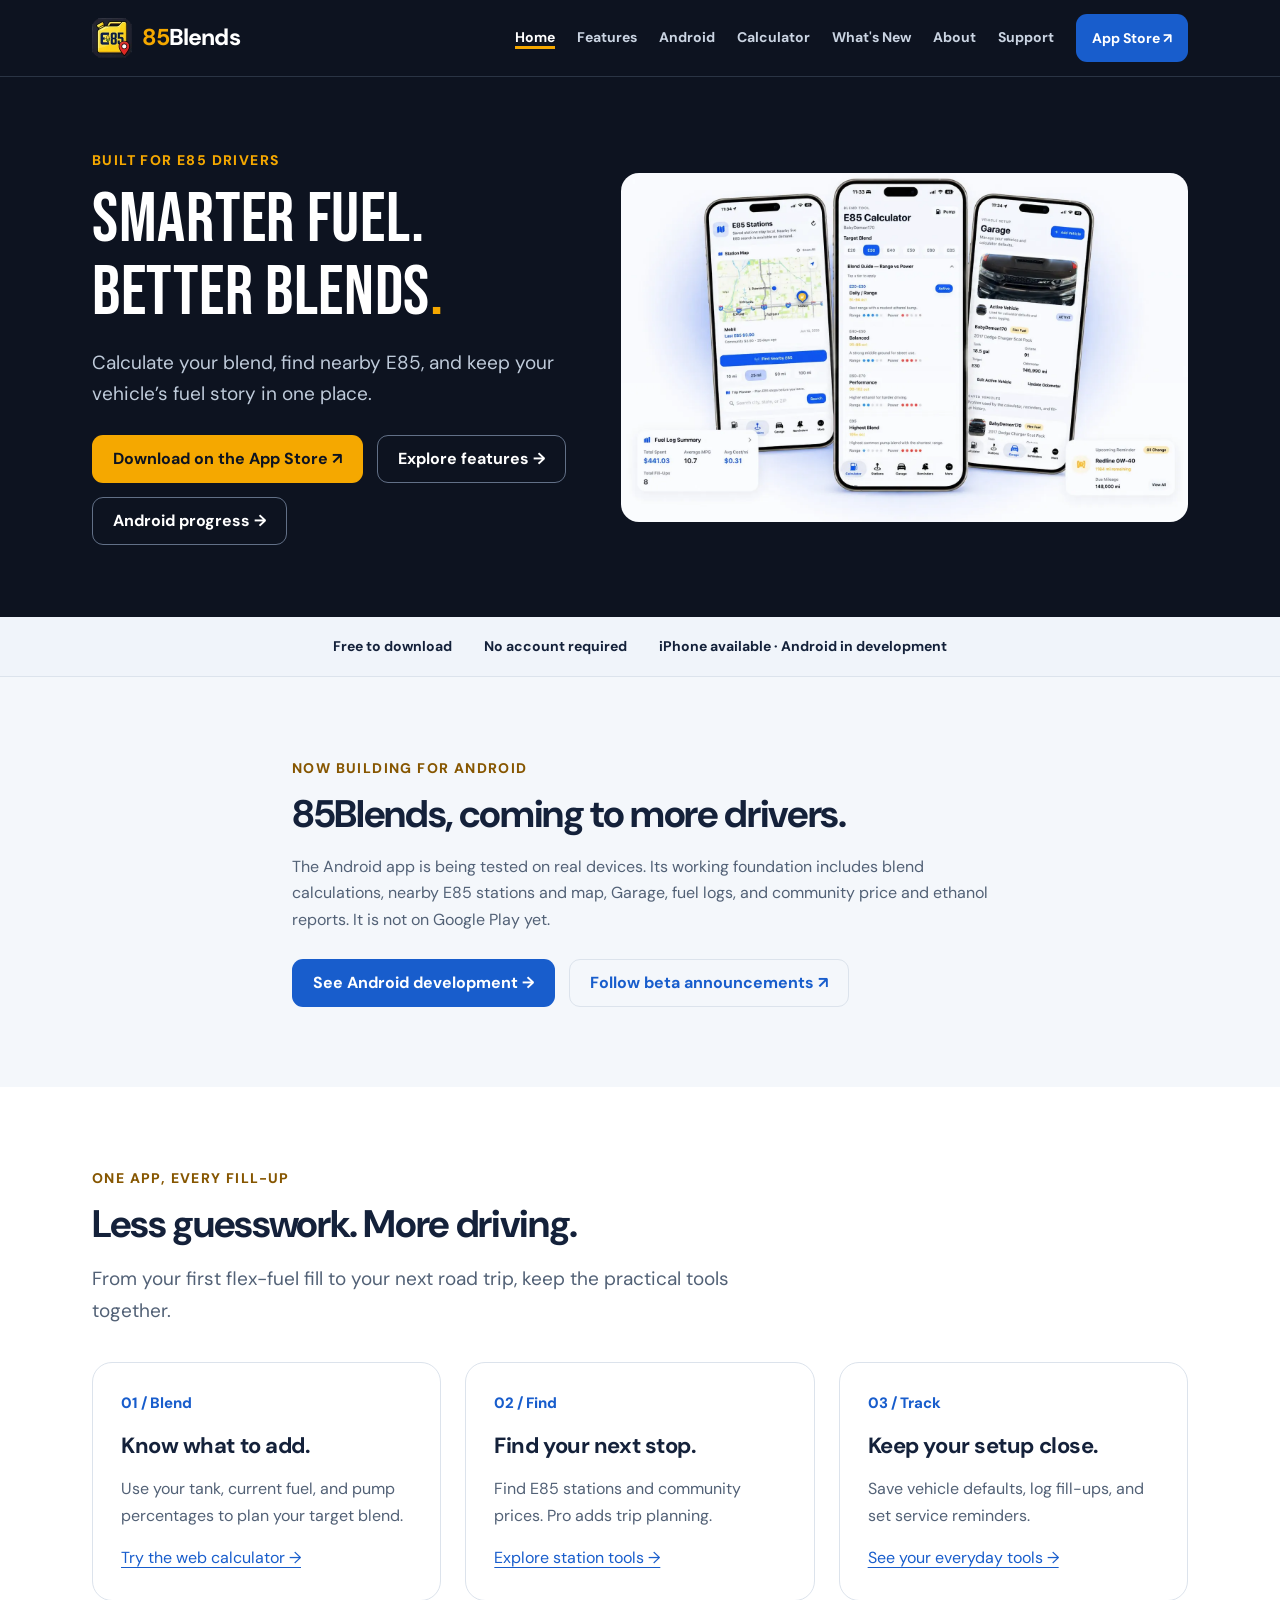
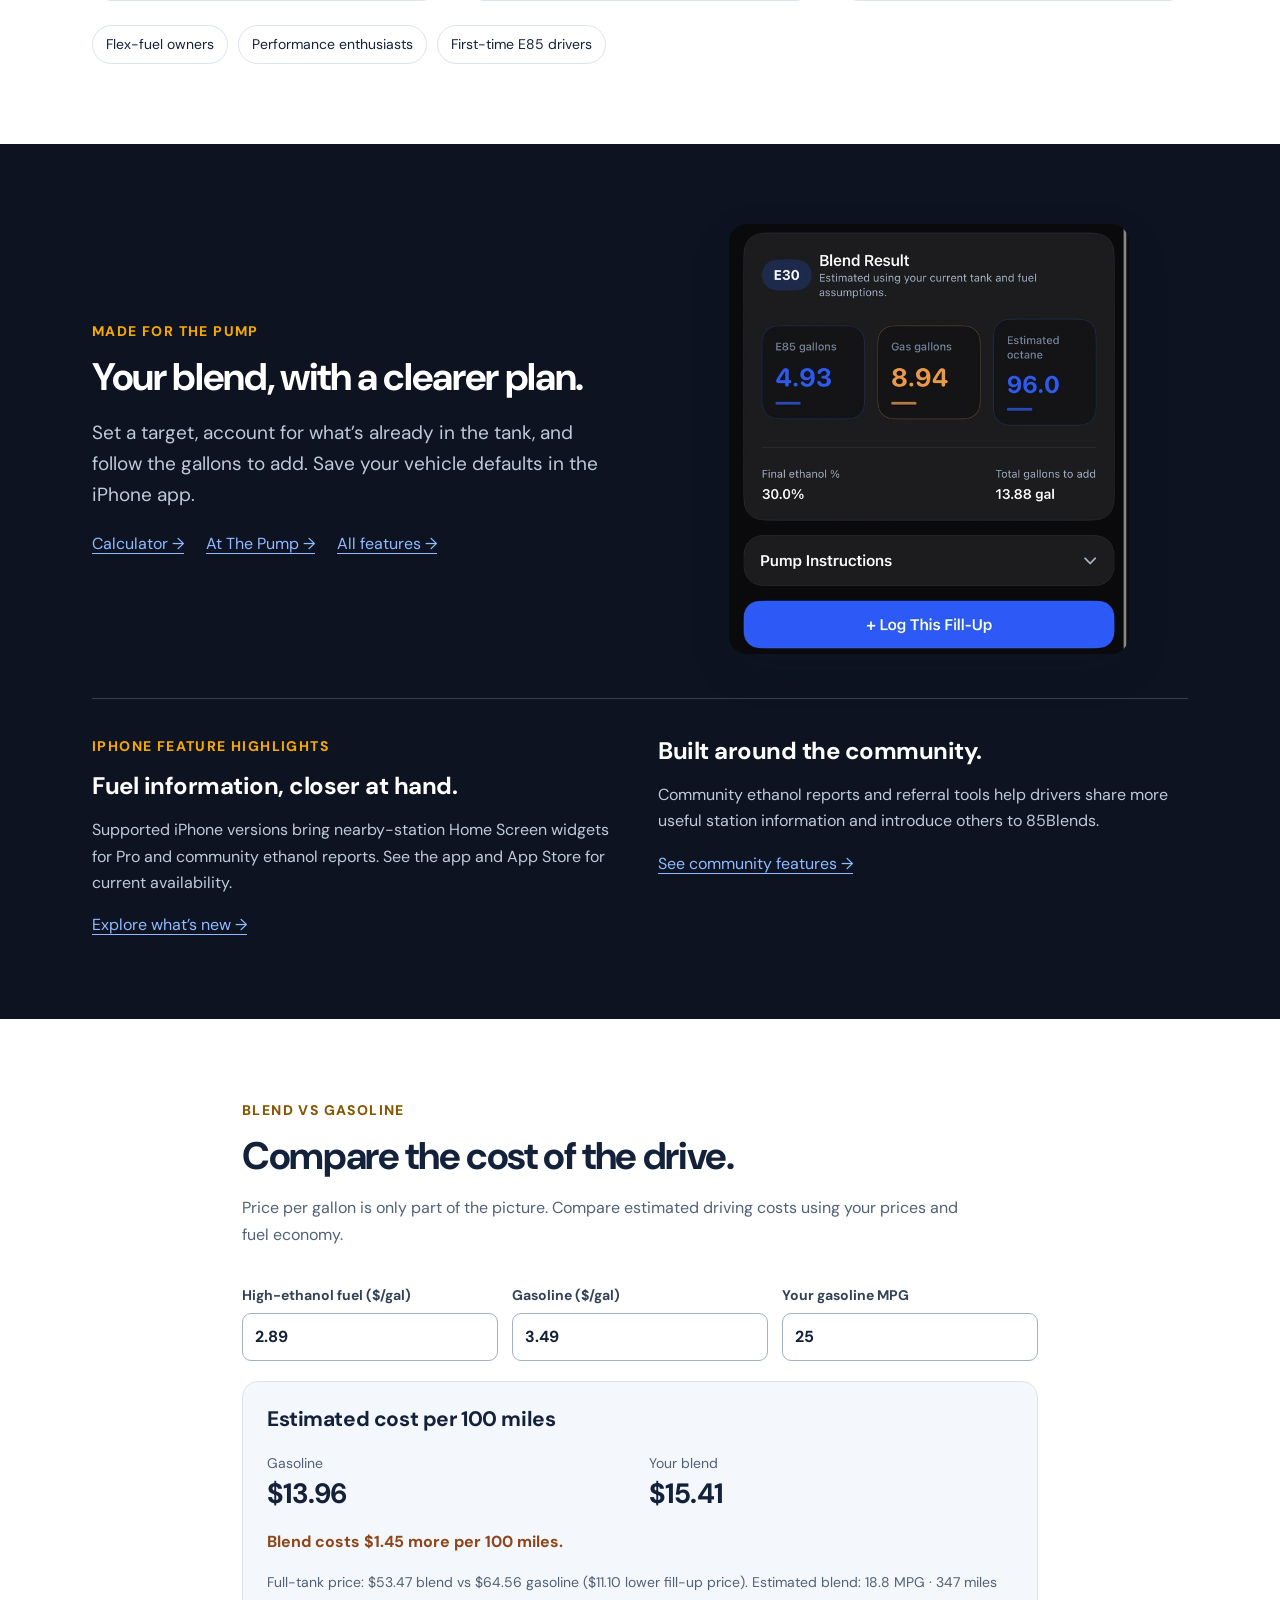
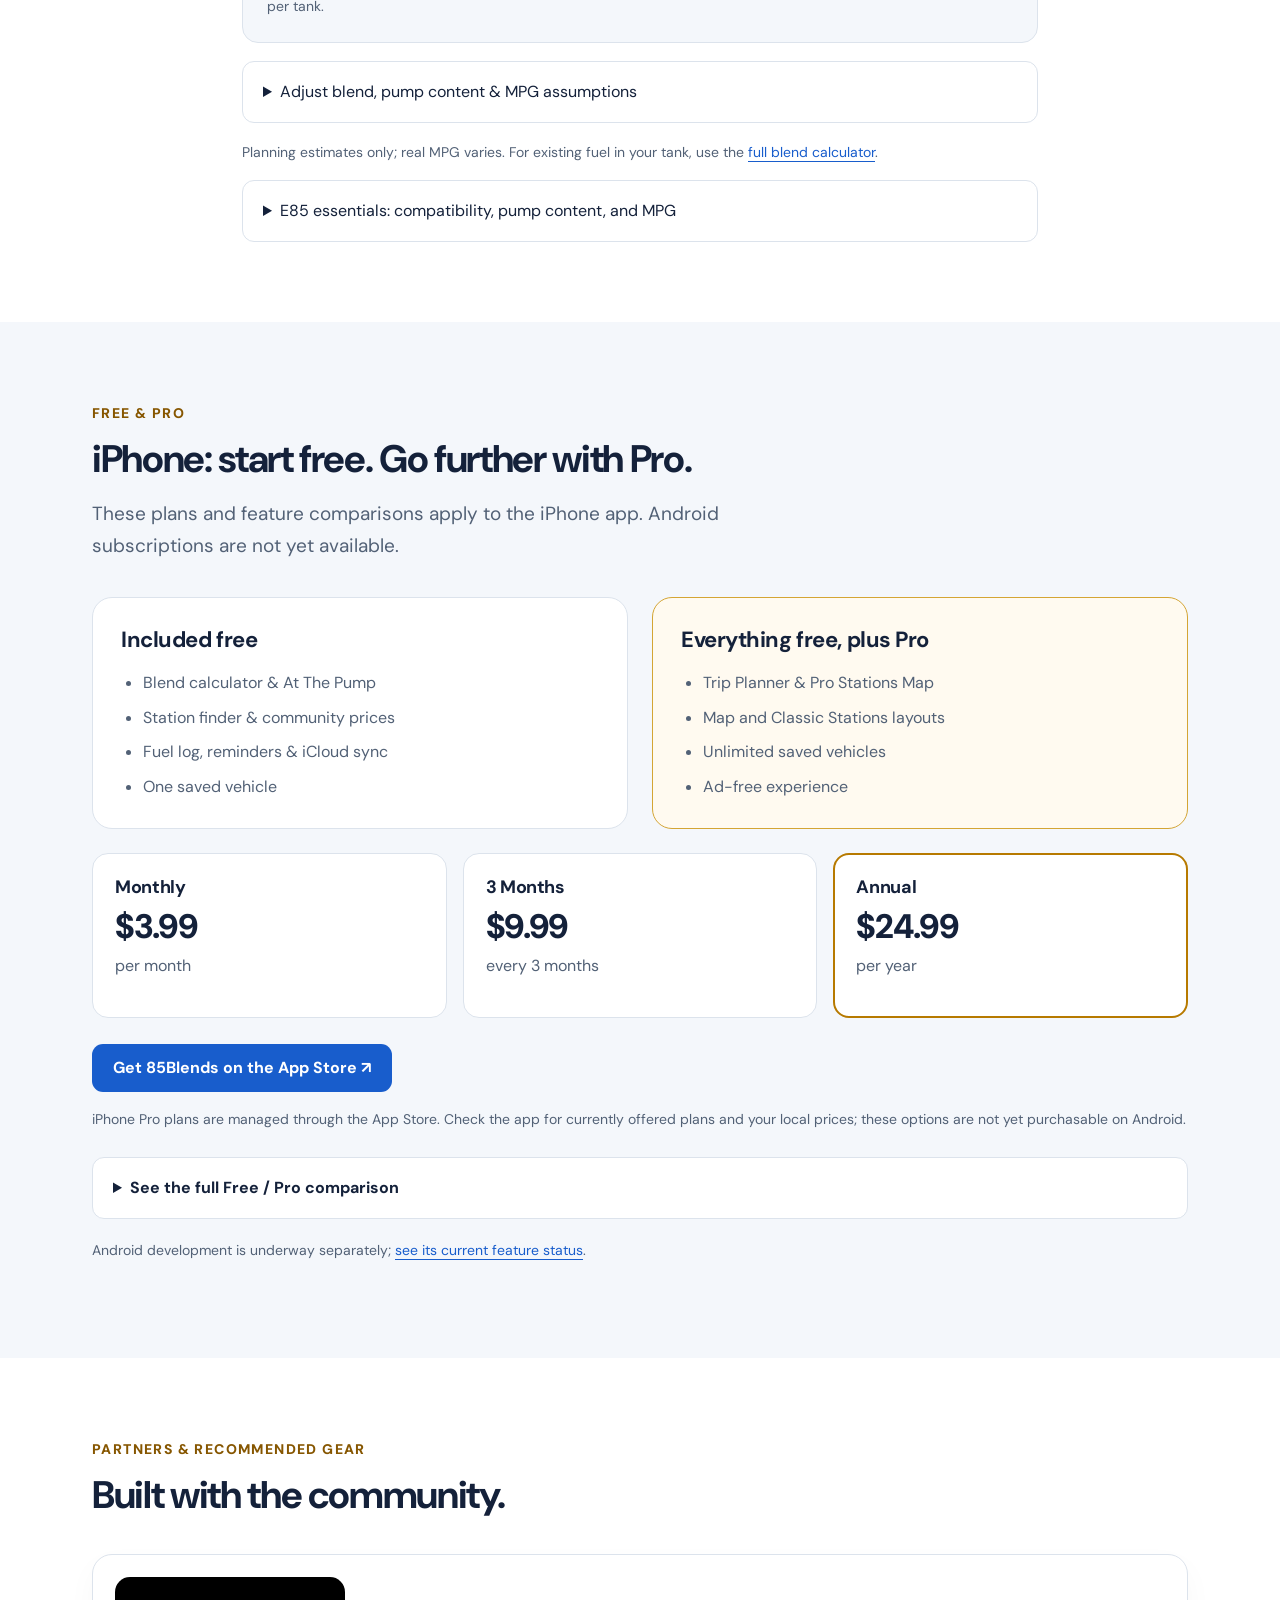
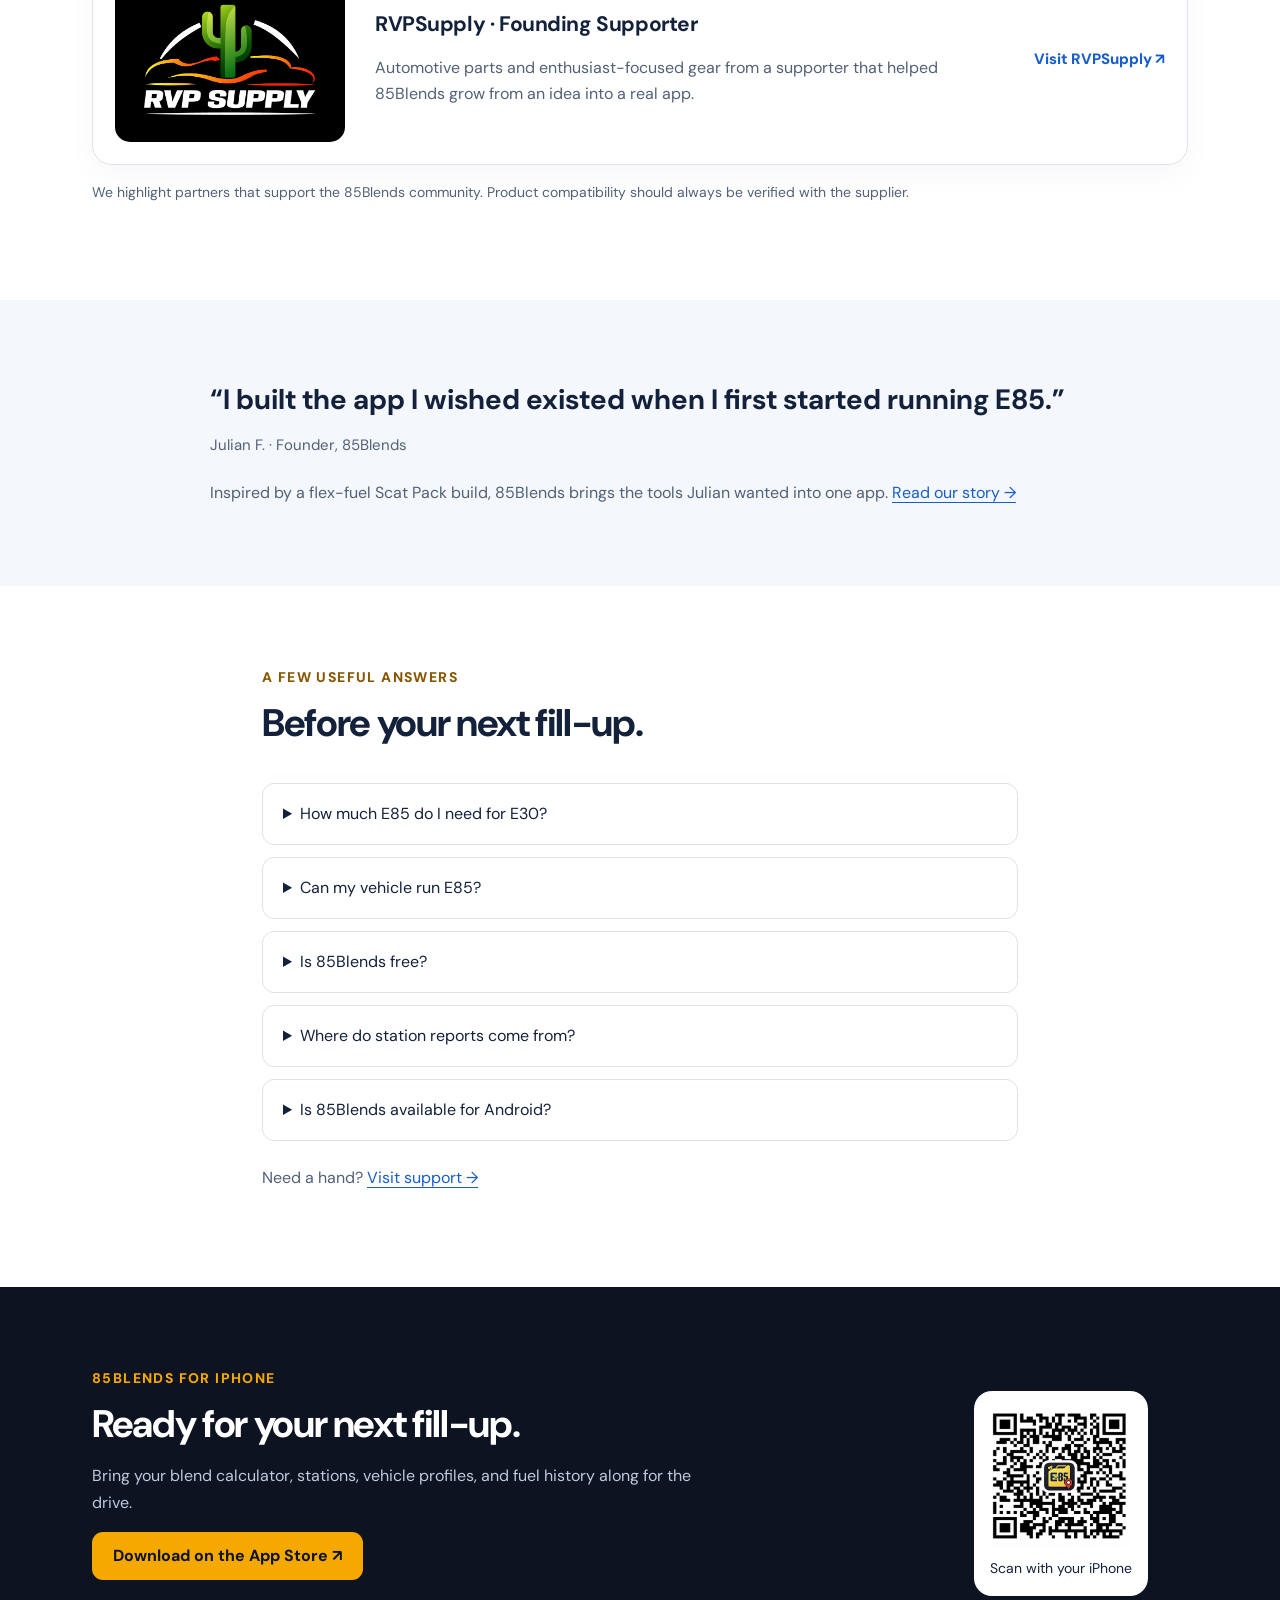
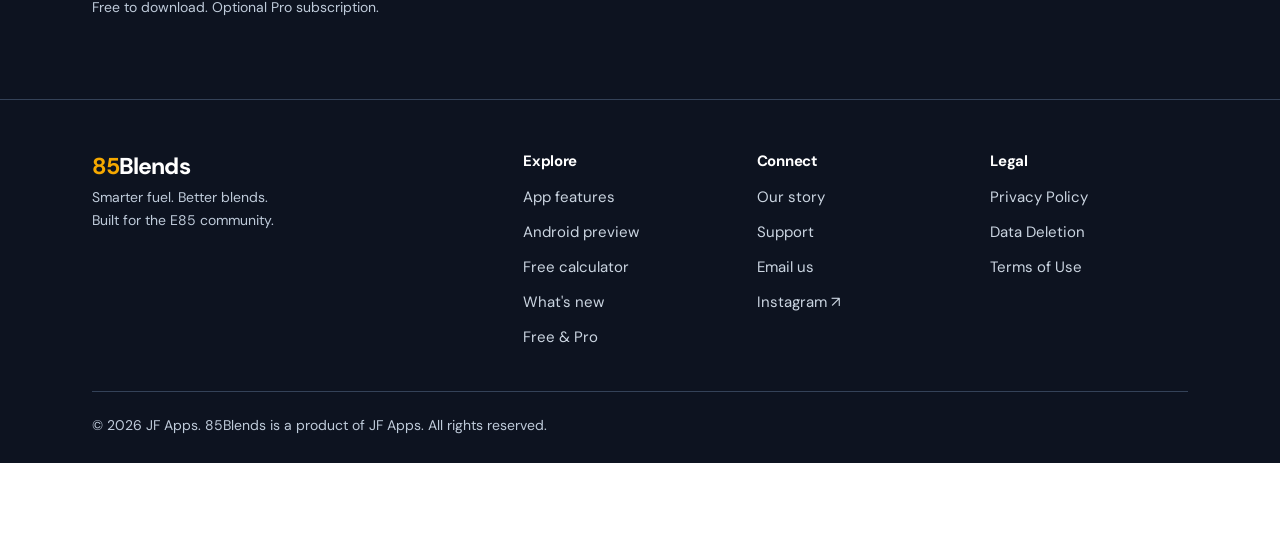
<file: index.html>
<!DOCTYPE html>
<html lang="en">
<head>
  <meta charset="UTF-8" />
  <meta name="viewport" content="width=device-width, initial-scale=1.0" />
  <title>85Blends – E85 Blend Calculator for iPhone | Android in Development</title>
  <meta name="description" content="Use 85Blends for iPhone to calculate ethanol blends, find E85 stations, and manage fuel. Follow development of the native Android app.">
  <meta name="keywords" content="e85 calculator, ethanol calculator, e85 blend calculator, flex fuel calculator, e85 station finder, e85 app, ethanol app">
  <link rel="preconnect" href="https://fonts.googleapis.com" />
  <link rel="preconnect" href="https://fonts.gstatic.com" crossorigin />
  <link href="https://fonts.googleapis.com/css2?family=Bebas+Neue&amp;family=DM+Sans:ital,wght@0,400;0,500;0,600;0,700;0,800;1,400;1,700&amp;display=swap" rel="stylesheet" />



  <link rel="canonical" href="https://85blends.app/" />
  <link rel="icon" href="/assets/app-icon-small.png" />
  <link rel="apple-touch-icon" href="/assets/app-icon-small.png" />
  <link rel="manifest" href="/site.webmanifest" />
  <meta name="apple-itunes-app" content="app-id=6762037468" />
  <meta property="og:type" content="website" />
  <meta property="og:site_name" content="85Blends" />
  <meta property="og:title" content="85Blends – E85 Blend Calculator for iPhone | Android in Development" />
  <meta property="og:description" content="Use 85Blends for iPhone to calculate ethanol blends, find E85 stations, and manage fuel. Follow development of the native Android app." />
  <meta property="og:url" content="https://85blends.app/" />
  <meta property="og:image" content="https://85blends.app/assets/main-hero.png" />
  <meta name="twitter:card" content="summary_large_image" />
  <meta name="twitter:title" content="85Blends – E85 Blend Calculator for iPhone | Android in Development" />
  <meta name="twitter:description" content="Use 85Blends for iPhone to calculate ethanol blends, find E85 stations, and manage fuel. Follow development of the native Android app." />
  <meta name="twitter:image" content="https://85blends.app/assets/main-hero.png" />
  <script type="application/ld+json">{"@context":"https://schema.org","@type":"Organization","name":"JF Apps","url":"https://85blends.app","brand":{"@type":"Brand","name":"85Blends"},"logo":"https://85blends.app/assets/app-icon-small.png","sameAs":["https://www.instagram.com/85blendsapp/"]}</script>
  <script type="application/ld+json">{"@context":"https://schema.org","@type":"MobileApplication","name":"85Blends","operatingSystem":"iOS","applicationCategory":"UtilitiesApplication","url":"https://apps.apple.com/us/app/85blends/id6762037468","downloadUrl":"https://apps.apple.com/us/app/85blends/id6762037468","description":"E85 and ethanol blend calculator, station finder, trip planner, fuel log, community fuel data, and flex-fuel utility for iPhone.","offers":{"@type":"Offer","price":"0","priceCurrency":"USD"}}</script>
<script type="application/ld+json">{"@context":"https://schema.org","@type":"FAQPage","mainEntity":[{"@type":"Question","name":"How much E85 do I need for E30?","acceptedAnswer":{"@type":"Answer","text":"It depends on tank capacity, the fuel already in the tank, its ethanol percentage, and the actual pump fuel. Calculate your blend using measured values when available."}},{"@type":"Question","name":"Can my vehicle run E85?","acceptedAnswer":{"@type":"Answer","text":"Only use ethanol concentrations approved for your vehicle or supported by its equipment and tune. Follow your vehicle manufacturer or tuner guidance; the calculator does not determine compatibility."}},{"@type":"Question","name":"Is 85Blends free?","acceptedAnswer":{"@type":"Answer","text":"Yes. The core calculator, At The Pump, stations, fuel log, reminders, and one vehicle profile are included free. Pro adds advanced tools and an ad-free experience."}},{"@type":"Question","name":"Where do station reports come from?","acceptedAnswer":{"@type":"Answer","text":"Station discovery and community prices help you find fuel. Reports can become outdated; always verify pump labels and station details before fueling."}}]}</script>
<link rel="stylesheet" href="/assets/site.css">
<script defer src="/assets/fuel-math.js">
</script>
<script defer src="/assets/site.js">
</script>
</head>
<body class="has-download-bar">
<a class="skip-link" href="#main-content">Skip to content</a>
<header class="site-header">
<div class="wrap header-inner">
<a class="brand" href="/" aria-label="85Blends home">
<img src="/assets/app-icon-small.webp" alt="" width="40" height="40"><span><b>85</b>Blends</span>
</a>
<nav class="desktop-nav" aria-label="Main navigation">
<a href="/" aria-current="page">Home</a>
<a href="/features.html">Features</a>
<a href="/android.html">Android</a>
<a href="/e85-calculator.html">Calculator</a>
<a href="/whats-new.html">What's New</a>
<a href="/about.html">About</a>
<a href="/support.html">Support</a>
<a class="button" href="https://apps.apple.com/us/app/85blends/id6762037468" target="_blank" rel="noopener noreferrer">App Store ↗</a>
</nav>
<button id="menu-toggle" class="menu-toggle" aria-label="Open navigation" aria-expanded="false" aria-controls="mobile-navigation"><svg width="20" height="20" viewBox="0 0 24 24" fill="none" stroke="currentColor" stroke-width="2" aria-hidden="true"><path d="M4 6h16M4 12h16M4 18h16"/></svg>Menu</button>
</div>
<nav id="mobile-navigation" class="mobile-nav" aria-label="Mobile navigation" hidden>
<div class="wrap">
<a href="/" aria-current="page">Home</a>
<a href="/features.html">Features</a>
<a href="/android.html">Android</a>
<a href="/e85-calculator.html">Calculator</a>
<a href="/whats-new.html">What's New</a>
<a href="/about.html">About</a>
<a href="/support.html">Support</a>
<div class="legal-links">
<a href="/privacy.html">Privacy</a>
<a href="/data-deletion.html">Delete data</a>
<a href="/terms.html">Terms</a>
</div>
<a class="button" href="https://apps.apple.com/us/app/85blends/id6762037468" target="_blank" rel="noopener noreferrer">Download on the App Store ↗</a>
</div>
</nav>
</header>
<noscript>
<nav class="wrap jump-links" aria-label="Page navigation">
<a href="/" aria-current="page">Home</a>
<a href="/features.html">Features</a>
<a href="/android.html">Android</a>
<a href="/e85-calculator.html">Calculator</a>
<a href="/whats-new.html">What's New</a>
<a href="/about.html">About</a>
<a href="/support.html">Support</a>
</nav></noscript>
<main id="main-content">
<section class="hero">
<div class="wrap hero-grid">
<div class="hero-copy">
<div class="eyebrow">Built for E85 drivers</div>
<h1>Smarter fuel.<br>Better blends<span style="color:var(--gold)">.</span>
</h1>
<p class="lead">Calculate your blend, find nearby E85, and keep your vehicle’s fuel story in one place.</p>
<div class="actions">
<a class="button gold" href="https://apps.apple.com/us/app/85blends/id6762037468" target="_blank" rel="noopener noreferrer">Download on the App Store ↗</a>
<a class="button secondary" href="/features.html">Explore features →</a>
<a class="button secondary" href="/android.html">Android progress →</a>
</div>
</div>
<picture><source srcset="/assets/main-hero.webp" type="image/webp">
<img class="hero-art" src="/assets/main-hero.png" alt="85Blends calculator, station finder, and vehicle garage previews" width="1598" height="984" fetchpriority="high">
</picture>
</div>
</section>
<div class="trust-strip">
<div class="wrap"><span>Free to download</span><span>No account required</span><span>iPhone available · Android in development</span>
</div>
</div>
<section class="section tint" id="android-preview"><div class="wrap story"><div class="eyebrow">Now building for Android</div><h2>85Blends, coming to more drivers.</h2><p>The Android app is being tested on real devices. Its working foundation includes blend calculations, nearby E85 stations and map, Garage, fuel logs, and community price and ethanol reports. It is not on Google Play yet.</p><div class="actions"><a class="button" href="/android.html">See Android development →</a><a class="button secondary" href="https://www.instagram.com/85blendsapp/" target="_blank" rel="noopener noreferrer">Follow beta announcements ↗</a></div></div></section>
<section class="section">
<div class="wrap">
<div class="section-heading">
<div class="eyebrow">One app, every fill-up</div>
<h2>Less guesswork. More driving.</h2>
<p class="lead">From your first flex-fuel fill to your next road trip, keep the practical tools together.</p>
</div>
<div class="grid-three">
<article class="card"><span class="card-number">01 / Blend</span>
<h3>Know what to add.</h3>
<p>Use your tank, current fuel, and pump percentages to plan your target blend.</p>
<a href="/e85-calculator.html">Try the web calculator →</a>
</article>
<article class="card"><span class="card-number">02 / Find</span>
<h3>Find your next stop.</h3>
<p>Find E85 stations and community prices. Pro adds trip planning.</p>
<a href="/features.html#stations">Explore station tools →</a>
</article>
<article class="card"><span class="card-number">03 / Track</span>
<h3>Keep your setup close.</h3>
<p>Save vehicle defaults, log fill-ups, and set service reminders.</p>
<a href="/features.html#garage">See your everyday tools →</a>
</article>
</div>
<ul class="chips" aria-label="Who 85Blends is for">
<li>Flex-fuel owners</li>
<li>Performance enthusiasts</li>
<li>First-time E85 drivers</li>
</ul>
</div>
</section>
<section class="section dark" id="features">
<div class="wrap">
<div class="feature-preview">
<div>
<div class="eyebrow">Made for the pump</div>
<h2>Your blend, with a clearer plan.</h2>
<p class="lead">Set a target, account for what’s already in the tank, and follow the gallons to add. Save your vehicle defaults in the iPhone app.</p>
<div class="feature-links">
<a href="/features.html#calculator">Calculator →</a>
<a href="/features.html#at-the-pump">At The Pump →</a>
<a href="/features.html">All features →</a>
</div>
</div>
<img src="/assets/pump-screen.webp" alt="85Blends blend result with high-ethanol and gasoline additions and a pump instructions entry point" width="660" height="710" loading="lazy">
</div>
<div class="spotlight">
<div>
<div class="eyebrow">iPhone feature highlights</div>
<h3>Fuel information, closer at hand.</h3>
<p>Supported iPhone versions bring nearby-station Home Screen widgets for Pro and community ethanol reports. See the app and App Store for current availability.</p>
<a href="/whats-new.html">Explore what’s new →</a>
</div>
<div>
<h3>Built around the community.</h3>
<p>Community ethanol reports and referral tools help drivers share more useful station information and introduce others to 85Blends.</p>
<a href="/features.html#community">See community features →</a>
</div>
</div>
</div>
</section>
<section class="section" id="blend-calculator">
<div class="wrap" style="max-width:860px">
<div class="section-heading">
<div class="eyebrow">Blend vs gasoline</div>
<h2>Compare the cost of the drive.</h2>
<p>Price per gallon is only part of the picture. Compare estimated driving costs using your prices and fuel economy.</p>
</div>
<form id="cost-form" class="cost-form">
<div class="field-grid">
<label for="cost-highPrice">High-ethanol fuel ($/gal)<input id="cost-highPrice" type="number" value="2.89" min="0" step="0.01" inputmode="decimal">
</label>
<label for="cost-gasPrice">Gasoline ($/gal)<input id="cost-gasPrice" type="number" value="3.49" min="0" step="0.01" inputmode="decimal">
</label>
<label for="cost-mpg">Your gasoline MPG<input id="cost-mpg" type="number" value="25" min="0.1" step="0.1" inputmode="decimal">
</label>
</div>
<div class="cost-result" aria-live="polite" aria-atomic="true">
<h3>Estimated cost per 100 miles</h3>
<div class="cost-metrics" id="cost-metrics">
<div><span>Gasoline</span><strong id="gas-per100">—</strong>
</div>
<div><span>Your blend</span><strong id="blend-per100">—</strong>
</div>
</div>
<p id="cost-outcome" class="cost-outcome">
</p>
<p class="cost-note" id="cost-detail">
</p>
</div>
<details>
<summary>Adjust blend, pump content &amp; MPG assumptions</summary>
<div class="field-grid">
<label for="cost-target">Target ethanol (%)<input id="cost-target" type="number" value="85" min="0" max="100" step="1" inputmode="decimal">
</label>
<label for="cost-highE">High-ethanol pump fuel (%)<input id="cost-highE" type="number" value="85" min="0" max="100" step="1" inputmode="decimal">
</label>
<label for="cost-gasE">Gasoline ethanol (%)<input id="cost-gasE" type="number" value="10" min="0" max="100" step="1" inputmode="decimal">
</label>
<label for="cost-loss">MPG loss on high-ethanol fuel (%)<input id="cost-loss" type="number" value="25" min="0" max="99" step="1" inputmode="decimal">
</label>
<label for="cost-tank">Tank capacity (gal)<input id="cost-tank" type="number" value="18.5" min="0.1" step="0.1" inputmode="decimal">
</label>
</div>
<p class="small" style="margin-top:16px">This compares an empty tank filled to capacity. MPG loss is an assumption, scaled by the proportion of high-ethanol pump fuel in the mix. Use your measured MPG where possible.</p>
</details>
</form>
<p class="small" style="margin-top:18px">Planning estimates only; real MPG varies. For existing fuel in your tank, use the <a href="/e85-calculator.html">full blend calculator</a>.</p>
<details>
<summary>E85 essentials: compatibility, pump content, and MPG</summary>
<p>Use only blends supported by your vehicle manufacturer or equipment and tune. Pump ethanol content varies, and gasoline can contain ethanol too; use measured percentages where available. Higher ethanol blends can reduce MPG, so compare driving cost as well as price per gallon.</p>
<p><a href="/e85-calculator.html">Read the full calculator guidance →</a></p>
</details>
</div>
</section>
<section class="section tint" id="pricing">
<div class="wrap">
<div class="section-heading">
<div class="eyebrow">Free &amp; Pro</div>
<h2>iPhone: start free. Go further with Pro.</h2>
<p class="lead">These plans and feature comparisons apply to the iPhone app. Android subscriptions are not yet available.</p>
</div>
<div class="plan-benefits">
<article class="card">
<h3>Included free</h3>
<ul>
<li>Blend calculator &amp; At The Pump</li>
<li>Station finder &amp; community prices</li>
<li>Fuel log, reminders &amp; iCloud sync</li>
<li>One saved vehicle</li>
</ul>
</article>
<article class="card">
<h3>Everything free, plus Pro</h3>
<ul>
<li>Trip Planner &amp; Pro Stations Map</li>
<li>Map and Classic Stations layouts</li>
<li>Unlimited saved vehicles</li>
<li>Ad-free experience</li>
</ul>
</article>
</div>
<div class="plan-options" aria-label="Pro billing options">
<article class="plan-option">
<h3>Monthly</h3>
<div class="plan-price">$3.99</div>
<p>per month</p>
</article>
<article class="plan-option">
<h3>3 Months</h3>
<div class="plan-price">$9.99</div>
<p>every 3 months</p>
</article>
<article class="plan-option best">
<h3>Annual</h3>
<div class="plan-price">$24.99</div>
<p>per year</p>
</article>
</div>
<div class="actions">
<a class="button" href="https://apps.apple.com/us/app/85blends/id6762037468" target="_blank" rel="noopener noreferrer">Get 85Blends on the App Store ↗</a>
</div>
<p class="small" style="margin-top:16px">iPhone Pro plans are managed through the App Store. Check the app for currently offered plans and your local prices; these options are not yet purchasable on Android.</p>
<details class="comparison">
<summary>See the full Free / Pro comparison</summary>
<table><caption>iPhone feature comparison; actual availability depends on app version</caption>
<thead>
<tr>
<th scope="col">Feature</th>
<th scope="col">Free</th>
<th scope="col">Pro</th>
</tr>
</thead>
<tbody>
<tr>
<th scope="row">Blend calculator & At The Pump</th>
<td>Included</td>
<td>Included</td>
</tr>
<tr>
<th scope="row">Stations & community prices</th>
<td>Included</td>
<td>Included</td>
</tr>
<tr>
<th scope="row">Fuel log, reminders & iCloud sync</th>
<td>Included</td>
<td>Included</td>
</tr>
<tr>
<th scope="row">Saved vehicles</th>
<td>1 vehicle</td>
<td>Unlimited</td>
</tr>
<tr>
<th scope="row">Trip Planner</th>
<td>Not included</td>
<td>Included</td>
</tr>
<tr>
<th scope="row">Pro Stations Map</th>
<td>Not included</td>
<td>Included</td>
</tr>
<tr>
<th scope="row">Nearby E85 widgets</th>
<td>Not included</td>
<td>Supported iOS builds</td>
</tr>
<tr>
<th scope="row">Ad-free experience</th>
<td>Not included</td>
<td>Included</td>
</tr>
</tbody>
</table>
</details>
<p class="future-note">Android development is underway separately; <a href="/android.html">see its current feature status</a>.</p>
</div>
</section>
<section class="section" aria-labelledby="partners-heading">
<div class="wrap">
<div class="section-heading">
<div class="eyebrow">Partners &amp; recommended gear</div>
<h2 id="partners-heading">Built with the community.</h2>
</div>
<a class="partner-card" href="https://rvpsupply.com" target="_blank" rel="noopener noreferrer" aria-label="Visit RVPSupply, founding supporter of 85Blends (opens in a new tab)">
<div class="partner-logo">
<picture><source srcset="/assets/rvpsupply-logo.webp" type="image/webp">
<img src="/assets/rvpsupply-logo.png" alt="RVPSupply" width="720" height="485" loading="lazy">
</picture>
</div>
<div>
<h3>RVPSupply · Founding Supporter</h3>
<p>Automotive parts and enthusiast-focused gear from a supporter that helped 85Blends grow from an idea into a real app.</p>
</div><span class="partner-link">Visit RVPSupply ↗</span>
</a>
<p class="partner-note">We highlight partners that support the 85Blends community. Product compatibility should always be verified with the supplier.</p>
</div>
</section>
<section class="section tint">
<div class="wrap">
<blockquote class="quote">“I built the app I wished existed when I first started running E85.”<cite>Julian F. · Founder, 85Blends</cite>
</blockquote>
<p style="max-width:860px;margin:24px auto 0">Inspired by a flex-fuel Scat Pack build, 85Blends brings the tools Julian wanted into one app. <a href="/about.html">Read our story →</a>
</p>
</div>
</section>
<section class="section">
<div class="wrap faq">
<div class="section-heading">
<div class="eyebrow">A few useful answers</div>
<h2>Before your next fill-up.</h2>
</div>
<details>
<summary>How much E85 do I need for E30?</summary>
<p>It depends on tank capacity, the fuel already in the tank, its ethanol percentage, and the actual pump fuel. <a href='/e85-calculator.html'>Calculate your blend</a> using measured values when available.</p>
</details>
<details>
<summary>Can my vehicle run E85?</summary>
<p>Only use ethanol concentrations approved for your vehicle or supported by its equipment and tune. Follow your vehicle manufacturer or tuner guidance; the calculator does not determine compatibility.</p>
</details>
<details>
<summary>Is 85Blends free?</summary>
<p>Yes. The core calculator, At The Pump, stations, fuel log, reminders, and one vehicle profile are included free. Pro adds advanced tools and an ad-free experience.</p>
</details>
<details>
<summary>Where do station reports come from?</summary>
<p>Station discovery and community prices help you find fuel. Reports can become outdated; always verify pump labels and station details before fueling.</p>
</details>
<details>
<summary>Is 85Blends available for Android?</summary>
<p>Not yet. A native Android version is being tested, with a closed beta planned before launch. <a href="/android.html">See Android development updates</a>.</p>
</details>
<p style="margin-top:24px">Need a hand? <a href="/support.html">Visit support →</a>
</p>
</div>
</section>
<section class="section dark">
<div class="wrap download-panel">
<div>
<div class="eyebrow">85Blends for iPhone</div>
<h2>Ready for your next fill-up.</h2>
<p>Bring your blend calculator, stations, vehicle profiles, and fuel history along for the drive.</p>
<a class="button gold" href="https://apps.apple.com/us/app/85blends/id6762037468" target="_blank" rel="noopener noreferrer">Download on the App Store ↗</a>
<p class="small" style="margin:16px 0 0">Free to download. Optional Pro subscription.</p>
</div>
<figure class="qr">
<img src="/assets/85blends-app-store-qr.webp" alt="QR code linking to 85Blends on the App Store" width="140" height="140" loading="lazy"><figcaption>Scan with your iPhone</figcaption>
</figure>
</div>
</section>
</main>
<footer class="site-footer">
<div class="wrap">
<div class="footer-grid">
<div class="footer-brand">
<a class="brand" href="/"><span><b>85</b>Blends</span>
</a>
<p>Smarter fuel. Better blends.<br>Built for the E85 community.</p>
</div>
<div>
<h3>Explore</h3>
<ul>
<li>
<a href="/features.html">App features</a>
</li>
<li>
<a href="/android.html">Android preview</a>
</li>
<li>
<a href="/e85-calculator.html">Free calculator</a>
</li>
<li>
<a href="/whats-new.html">What's new</a>
</li>
<li>
<a href="/features.html#pricing">Free &amp; Pro</a>
</li>
</ul>
</div>
<div>
<h3>Connect</h3>
<ul>
<li>
<a href="/about.html">Our story</a>
</li>
<li>
<a href="/support.html">Support</a>
</li>
<li>
<a href="mailto:support@85blends.app">Email us</a>
</li>
<li>
<a href="https://www.instagram.com/85blendsapp/" target="_blank" rel="noopener noreferrer">Instagram ↗</a>
</li>
</ul>
</div>
<div>
<h3>Legal</h3>
<ul>
<li>
<a href="/privacy.html">Privacy Policy</a>
</li>
<li>
<a href="/data-deletion.html">Data Deletion</a>
</li>
<li>
<a href="/terms.html">Terms of Use</a>
</li>
</ul>
</div>
</div>
<div class="footer-bottom">© 2026 JF Apps. 85Blends is a product of JF Apps. All rights reserved.</div>
</div>
</footer>
<aside class="mobile-download" id="mobile-download" aria-label="Download 85Blends"><strong>85Blends for iPhone</strong>
<a class="button" href="https://apps.apple.com/us/app/85blends/id6762037468" target="_blank" rel="noopener noreferrer">App Store ↗</a>
<button id="dismiss-download" aria-label="Dismiss download bar">×</button>
</aside>
</body>
</html>
</file>
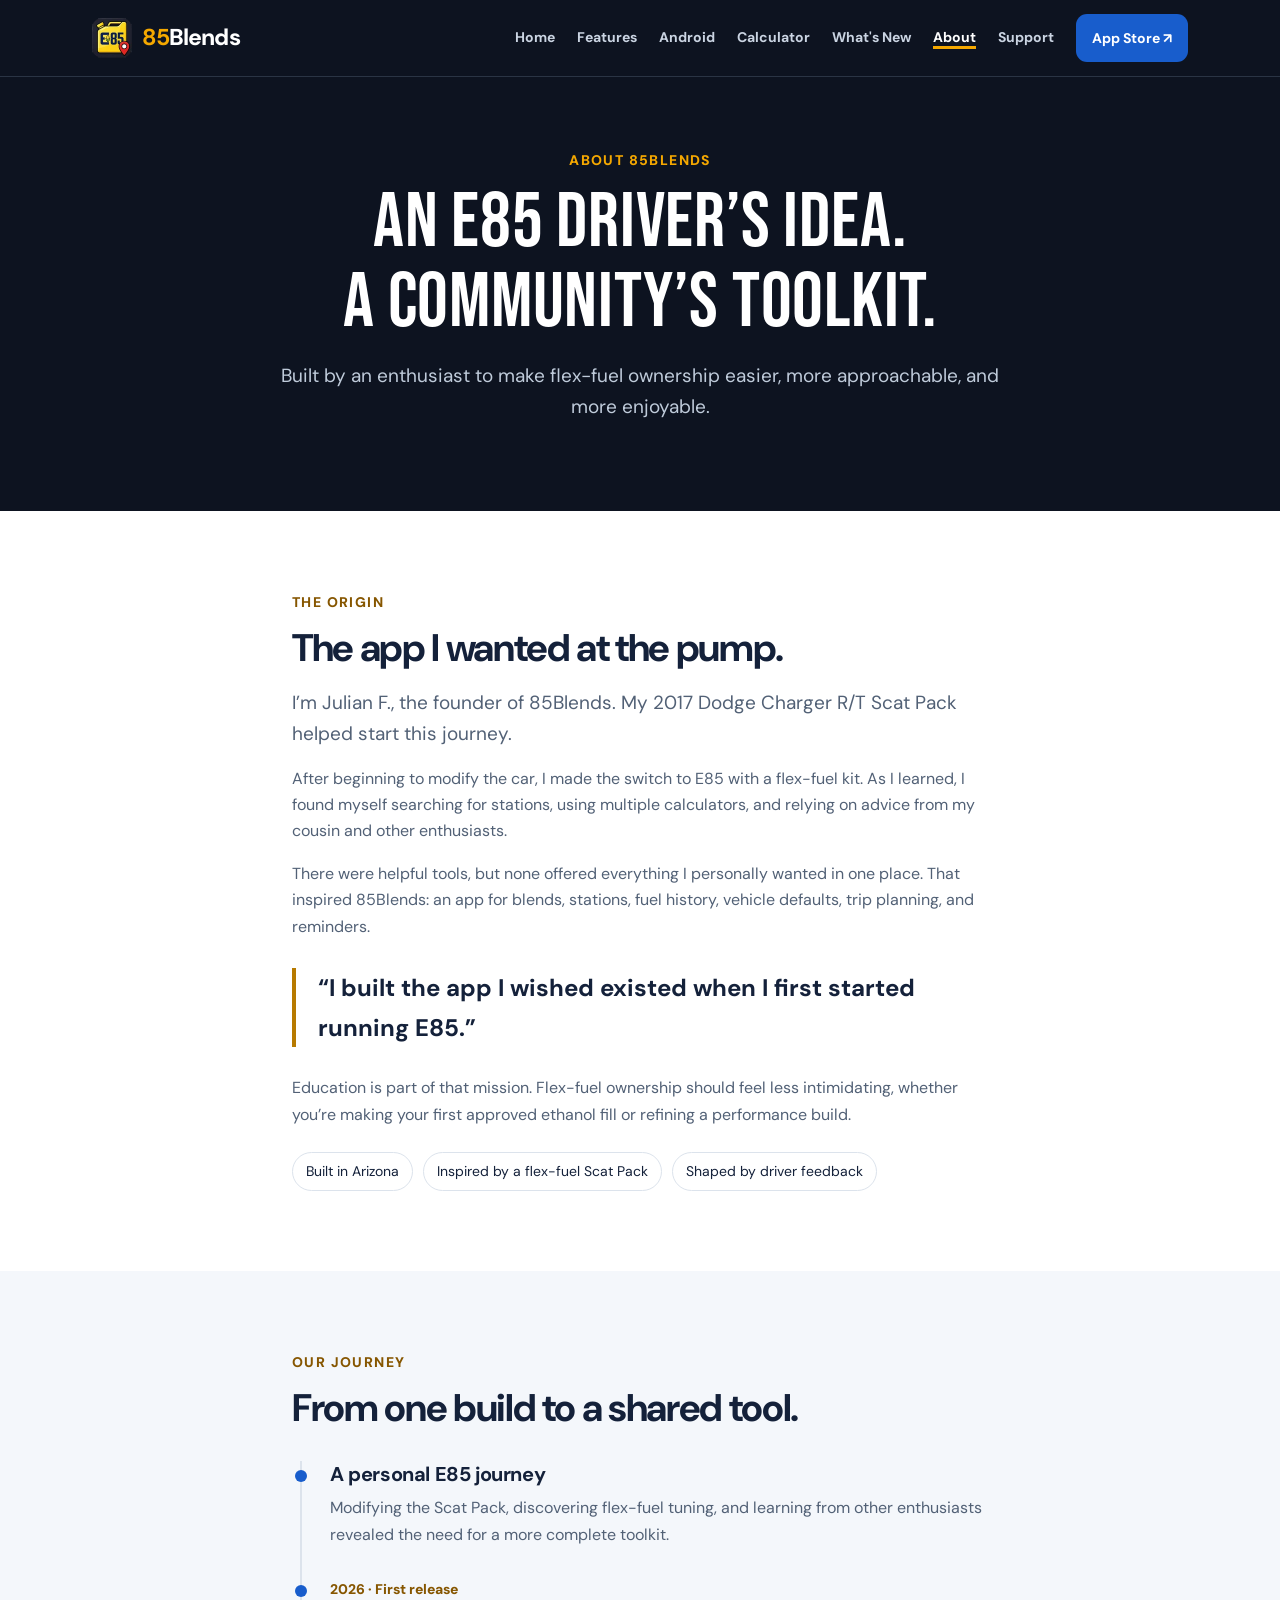
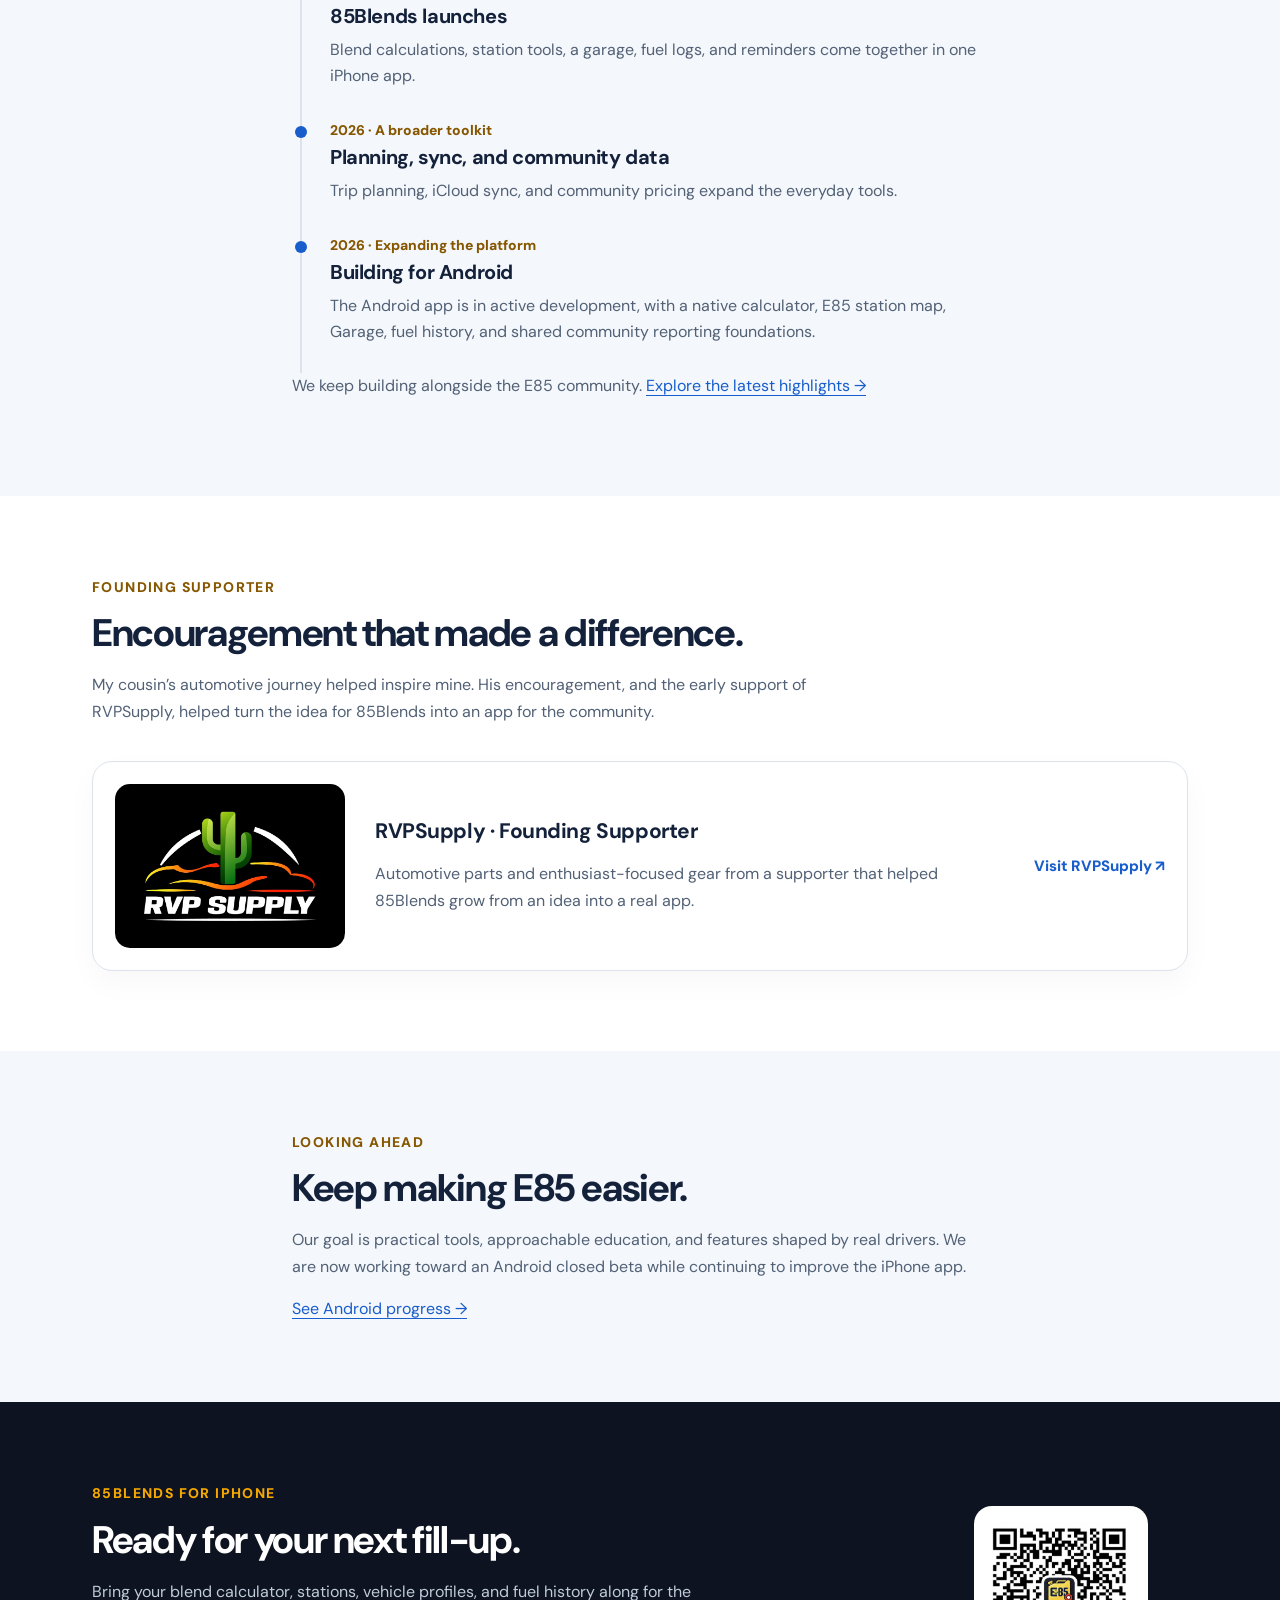
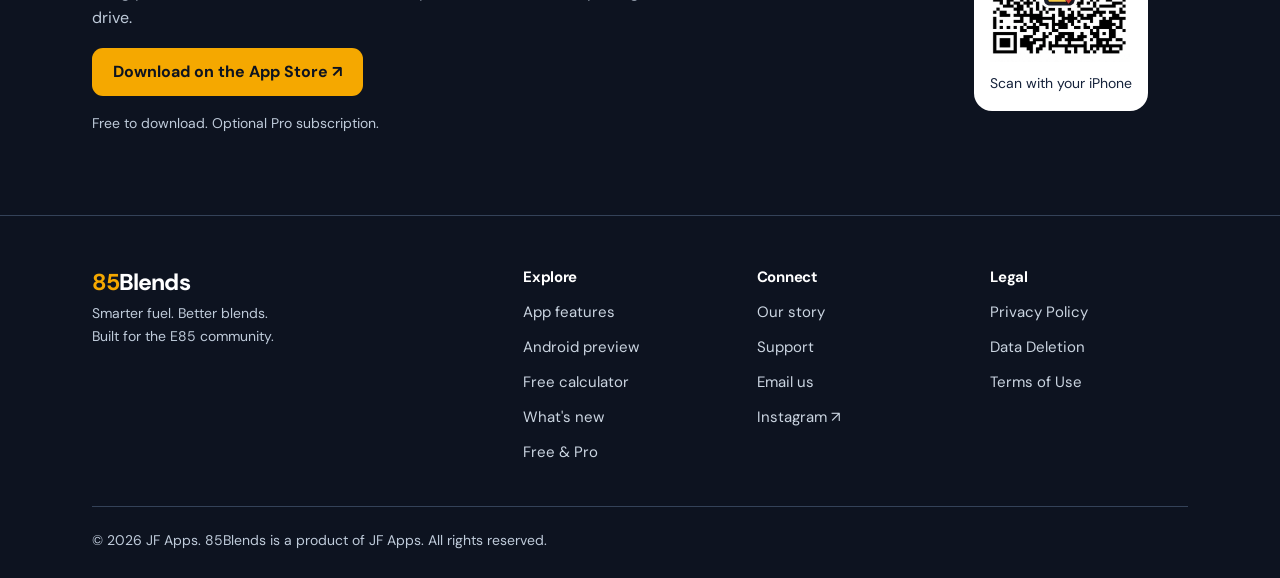
<file: about.html>
<!DOCTYPE html>
<html lang="en">
<head>
  <meta charset="UTF-8" />
  <meta name="viewport" content="width=device-width, initial-scale=1.0" />
  <title>About – 85Blends E85 Calculator &amp; Trip Planner</title>
  <meta name="description" content="Learn how 85Blends grew from one E85 enthusiast&#x27;s need for better blend and station tools into a growing flex-fuel community app.">
  <link rel="preconnect" href="https://fonts.googleapis.com" />
  <link rel="preconnect" href="https://fonts.gstatic.com" crossorigin />
  <link href="https://fonts.googleapis.com/css2?family=Bebas+Neue&amp;family=DM+Sans:ital,wght@0,400;0,500;0,600;0,700;0,800;1,400;1,700&amp;display=swap" rel="stylesheet" />


  <link rel="canonical" href="https://85blends.app/about.html" />
  <link rel="icon" href="/assets/app-icon-small.png" />
  <link rel="apple-touch-icon" href="/assets/app-icon-small.png" />
  <link rel="manifest" href="/site.webmanifest" />
  <meta name="apple-itunes-app" content="app-id=6762037468" />
  <meta property="og:type" content="website" />
  <meta property="og:site_name" content="85Blends" />
  <meta property="og:title" content="About – 85Blends E85 Calculator &amp; Trip Planner" />
  <meta property="og:description" content="Learn how 85Blends grew from one E85 enthusiast&#x27;s need for better blend and station tools into a growing flex-fuel community app." />
  <meta property="og:url" content="https://85blends.app/about.html" />
  <meta property="og:image" content="https://85blends.app/assets/main-hero.png" />
  <meta name="twitter:card" content="summary_large_image" />
  <meta name="twitter:title" content="About – 85Blends E85 Calculator &amp; Trip Planner" />
  <meta name="twitter:description" content="Learn how 85Blends grew from one E85 enthusiast&#x27;s need for better blend and station tools into a growing flex-fuel community app." />
  <meta name="twitter:image" content="https://85blends.app/assets/main-hero.png" />
  <script type="application/ld+json">{"@context":"https://schema.org","@type":"Organization","name":"JF Apps","url":"https://85blends.app","brand":{"@type":"Brand","name":"85Blends"},"logo":"https://85blends.app/assets/app-icon-small.png","sameAs":["https://www.instagram.com/85blendsapp/"]}</script>
  <script type="application/ld+json">{"@context":"https://schema.org","@type":"BreadcrumbList","itemListElement":[{"@type":"ListItem","position":1,"name":"85Blends","item":"https://85blends.app/"},{"@type":"ListItem","position":2,"name":"About","item":"https://85blends.app/about.html"}]}</script>
<link rel="stylesheet" href="/assets/site.css">
<script defer src="/assets/fuel-math.js">
</script>
<script defer src="/assets/site.js">
</script>
</head>
<body>
<a class="skip-link" href="#main-content">Skip to content</a>
<header class="site-header">
<div class="wrap header-inner">
<a class="brand" href="/" aria-label="85Blends home">
<img src="/assets/app-icon-small.webp" alt="" width="40" height="40"><span><b>85</b>Blends</span>
</a>
<nav class="desktop-nav" aria-label="Main navigation">
<a href="/">Home</a>
<a href="/features.html">Features</a>
<a href="/android.html">Android</a>
<a href="/e85-calculator.html">Calculator</a>
<a href="/whats-new.html">What's New</a>
<a href="/about.html" aria-current="page">About</a>
<a href="/support.html">Support</a>
<a class="button" href="https://apps.apple.com/us/app/85blends/id6762037468" target="_blank" rel="noopener noreferrer">App Store ↗</a>
</nav>
<button id="menu-toggle" class="menu-toggle" aria-label="Open navigation" aria-expanded="false" aria-controls="mobile-navigation"><svg width="20" height="20" viewBox="0 0 24 24" fill="none" stroke="currentColor" stroke-width="2" aria-hidden="true"><path d="M4 6h16M4 12h16M4 18h16"/></svg>Menu</button>
</div>
<nav id="mobile-navigation" class="mobile-nav" aria-label="Mobile navigation" hidden>
<div class="wrap">
<a href="/">Home</a>
<a href="/features.html">Features</a>
<a href="/android.html">Android</a>
<a href="/e85-calculator.html">Calculator</a>
<a href="/whats-new.html">What's New</a>
<a href="/about.html" aria-current="page">About</a>
<a href="/support.html">Support</a>
<div class="legal-links">
<a href="/privacy.html">Privacy</a>
<a href="/data-deletion.html">Delete data</a>
<a href="/terms.html">Terms</a>
</div>
<a class="button" href="https://apps.apple.com/us/app/85blends/id6762037468" target="_blank" rel="noopener noreferrer">Download on the App Store ↗</a>
</div>
</nav>
</header>
<noscript>
<nav class="wrap jump-links" aria-label="Page navigation">
<a href="/">Home</a>
<a href="/features.html">Features</a>
<a href="/android.html">Android</a>
<a href="/e85-calculator.html">Calculator</a>
<a href="/whats-new.html">What's New</a>
<a href="/about.html" aria-current="page">About</a>
<a href="/support.html">Support</a>
</nav></noscript>
<main id="main-content">
<section class="hero center">
<div class="wrap">
<div class="eyebrow">About 85Blends</div>
<h1>An E85 driver’s idea.<br>A community’s toolkit.</h1>
<p class="lead">Built by an enthusiast to make flex-fuel ownership easier, more approachable, and more enjoyable.</p>
</div>
</section>
<section class="section">
<div class="wrap story">
<div class="eyebrow">The origin</div>
<h2>The app I wanted at the pump.</h2>
<p class="lead">I’m Julian F., the founder of 85Blends. My 2017 Dodge Charger R/T Scat Pack helped start this journey.</p>
<p>After beginning to modify the car, I made the switch to E85 with a flex-fuel kit. As I learned, I found myself searching for stations, using multiple calculators, and relying on advice from my cousin and other enthusiasts.</p>
<p>There were helpful tools, but none offered everything I personally wanted in one place. That inspired 85Blends: an app for blends, stations, fuel history, vehicle defaults, trip planning, and reminders.</p>
<blockquote>“I built the app I wished existed when I first started running E85.”</blockquote>
<p>Education is part of that mission. Flex-fuel ownership should feel less intimidating, whether you’re making your first approved ethanol fill or refining a performance build.</p>
<ul class="chips">
<li>Built in Arizona</li>
<li>Inspired by a flex-fuel Scat Pack</li>
<li>Shaped by driver feedback</li>
</ul>
</div>
</section>
<section class="section tint">
<div class="wrap story">
<div class="eyebrow">Our journey</div>
<h2>From one build to a shared tool.</h2>
<ol class="timeline">
<li>
<h3>A personal E85 journey</h3>
<p>Modifying the Scat Pack, discovering flex-fuel tuning, and learning from other enthusiasts revealed the need for a more complete toolkit.</p>
</li>
<li><span class="timeline-label">2026 · First release</span>
<h3>85Blends launches</h3>
<p>Blend calculations, station tools, a garage, fuel logs, and reminders come together in one iPhone app.</p>
</li>
<li><span class="timeline-label">2026 · A broader toolkit</span>
<h3>Planning, sync, and community data</h3>
<p>Trip planning, iCloud sync, and community pricing expand the everyday tools.</p>
</li>
<li><span class="timeline-label">2026 · Expanding the platform</span>
<h3>Building for Android</h3>
<p>The Android app is in active development, with a native calculator, E85 station map, Garage, fuel history, and shared community reporting foundations.</p>
</li>
</ol>
<p>We keep building alongside the E85 community. <a href="/whats-new.html">Explore the latest highlights →</a>
</p>
</div>
</section>
<section class="section" aria-labelledby="partners-heading">
<div class="wrap">
<div class="section-heading">
<div class="eyebrow">Founding supporter</div>
<h2 id="partners-heading">Encouragement that made a difference.</h2>
<p>My cousin’s automotive journey helped inspire mine. His encouragement, and the early support of RVPSupply, helped turn the idea for 85Blends into an app for the community.</p>
</div>
<a class="partner-card" href="https://rvpsupply.com" target="_blank" rel="noopener noreferrer" aria-label="Visit RVPSupply, founding supporter of 85Blends (opens in a new tab)">
<div class="partner-logo">
<picture><source srcset="/assets/rvpsupply-logo.webp" type="image/webp">
<img src="/assets/rvpsupply-logo.png" alt="RVPSupply" width="720" height="485" loading="lazy">
</picture>
</div>
<div>
<h3>RVPSupply · Founding Supporter</h3>
<p>Automotive parts and enthusiast-focused gear from a supporter that helped 85Blends grow from an idea into a real app.</p>
</div><span class="partner-link">Visit RVPSupply ↗</span>
</a>
</div>
</section>
<section class="section tint">
<div class="wrap story">
<div class="eyebrow">Looking ahead</div>
<h2>Keep making E85 easier.</h2>
<p>Our goal is practical tools, approachable education, and features shaped by real drivers. We are now working toward an Android closed beta while continuing to improve the iPhone app.</p>
<a href="/android.html">See Android progress →</a>
</div>
</section>
<section class="section dark">
<div class="wrap download-panel">
<div>
<div class="eyebrow">85Blends for iPhone</div>
<h2>Ready for your next fill-up.</h2>
<p>Bring your blend calculator, stations, vehicle profiles, and fuel history along for the drive.</p>
<a class="button gold" href="https://apps.apple.com/us/app/85blends/id6762037468" target="_blank" rel="noopener noreferrer">Download on the App Store ↗</a>
<p class="small" style="margin:16px 0 0">Free to download. Optional Pro subscription.</p>
</div>
<figure class="qr">
<img src="/assets/85blends-app-store-qr.webp" alt="QR code linking to 85Blends on the App Store" width="140" height="140" loading="lazy"><figcaption>Scan with your iPhone</figcaption>
</figure>
</div>
</section>
</main>
<footer class="site-footer">
<div class="wrap">
<div class="footer-grid">
<div class="footer-brand">
<a class="brand" href="/"><span><b>85</b>Blends</span>
</a>
<p>Smarter fuel. Better blends.<br>Built for the E85 community.</p>
</div>
<div>
<h3>Explore</h3>
<ul>
<li>
<a href="/features.html">App features</a>
</li>
<li>
<a href="/android.html">Android preview</a>
</li>
<li>
<a href="/e85-calculator.html">Free calculator</a>
</li>
<li>
<a href="/whats-new.html">What's new</a>
</li>
<li>
<a href="/features.html#pricing">Free &amp; Pro</a>
</li>
</ul>
</div>
<div>
<h3>Connect</h3>
<ul>
<li>
<a href="/about.html">Our story</a>
</li>
<li>
<a href="/support.html">Support</a>
</li>
<li>
<a href="mailto:support@85blends.app">Email us</a>
</li>
<li>
<a href="https://www.instagram.com/85blendsapp/" target="_blank" rel="noopener noreferrer">Instagram ↗</a>
</li>
</ul>
</div>
<div>
<h3>Legal</h3>
<ul>
<li>
<a href="/privacy.html">Privacy Policy</a>
</li>
<li>
<a href="/data-deletion.html">Data Deletion</a>
</li>
<li>
<a href="/terms.html">Terms of Use</a>
</li>
</ul>
</div>
</div>
<div class="footer-bottom">© 2026 JF Apps. 85Blends is a product of JF Apps. All rights reserved.</div>
</div>
</footer>
</body>
</html>
</file>
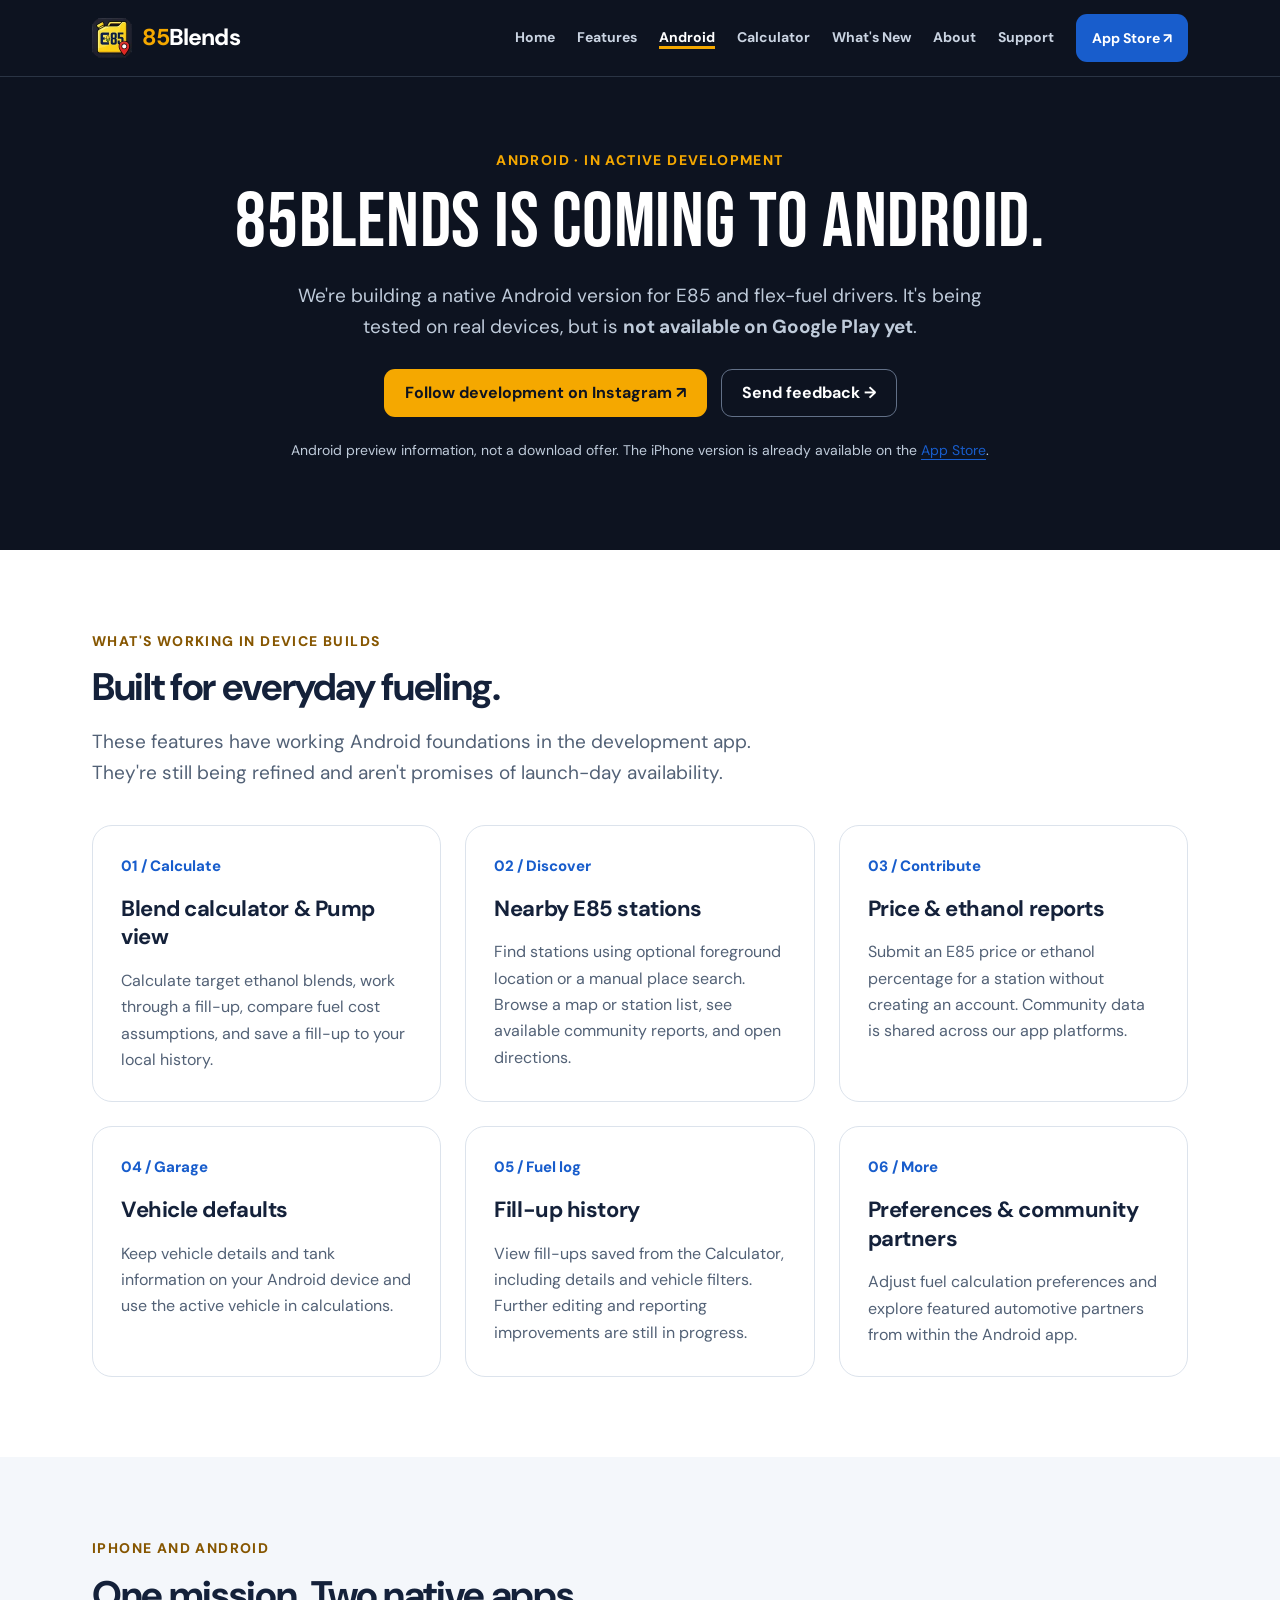
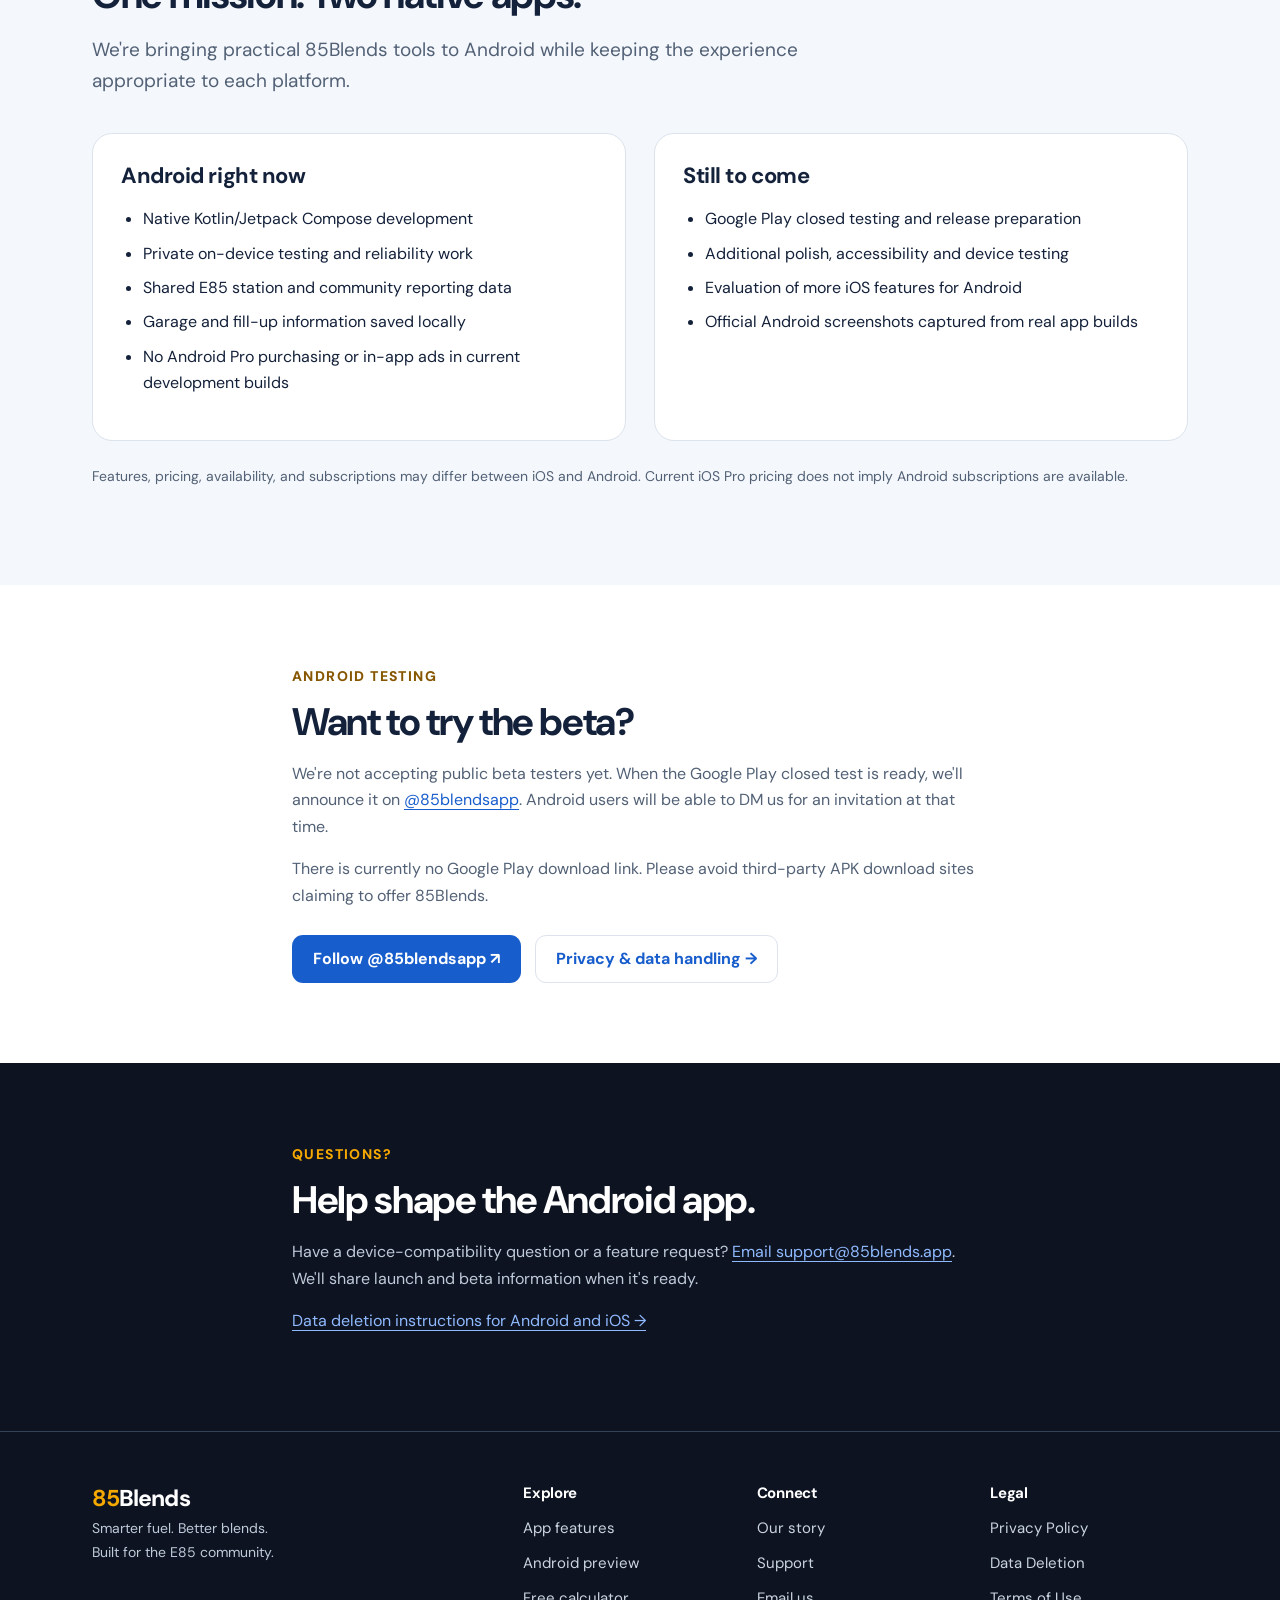
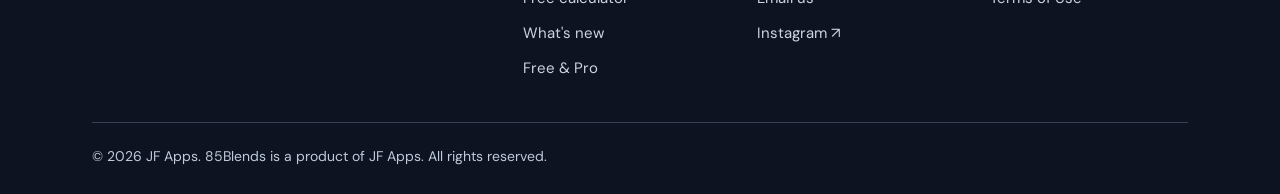
<file: android.html>
<!DOCTYPE html>
<html lang="en">
<head>
  <meta charset="UTF-8" />
  <meta name="viewport" content="width=device-width, initial-scale=1.0" />
  <title>85Blends for Android – Development Preview</title>
  <meta name="description" content="Follow development of 85Blends for Android: calculator, stations, garage, and community fuel reports. The app is not yet on Google Play.">
  <link rel="preconnect" href="https://fonts.googleapis.com" />
  <link rel="preconnect" href="https://fonts.gstatic.com" crossorigin />
  <link href="https://fonts.googleapis.com/css2?family=Bebas+Neue&amp;family=DM+Sans:ital,wght@0,400;0,500;0,600;0,700;0,800;1,400;1,700&amp;display=swap" rel="stylesheet" />


  <link rel="canonical" href="https://85blends.app/android.html" />
  <link rel="icon" href="/assets/app-icon-small.png" />
  <link rel="apple-touch-icon" href="/assets/app-icon-small.png" />
  <link rel="manifest" href="/site.webmanifest" />
  <meta property="og:type" content="website" />
  <meta property="og:site_name" content="85Blends" />
  <meta property="og:title" content="85Blends for Android – Development Preview" />
  <meta property="og:description" content="Follow development of 85Blends for Android: calculator, stations, garage, and community fuel reports. The app is not yet on Google Play." />
  <meta property="og:url" content="https://85blends.app/android.html" />
  <meta property="og:image" content="https://85blends.app/assets/app-icon-small.png" />
  <meta name="twitter:card" content="summary_large_image" />
  <meta name="twitter:title" content="85Blends for Android – Development Preview" />
  <meta name="twitter:description" content="Follow development of 85Blends for Android: calculator, stations, garage, and community fuel reports. The app is not yet on Google Play." />
  <meta name="twitter:image" content="https://85blends.app/assets/app-icon-small.png" />
  <script type="application/ld+json">{"@context":"https://schema.org","@type":"Organization","name":"JF Apps","url":"https://85blends.app","brand":{"@type":"Brand","name":"85Blends"},"logo":"https://85blends.app/assets/app-icon-small.png","sameAs":["https://www.instagram.com/85blendsapp/"]}</script>
  <script type="application/ld+json">{"@context":"https://schema.org","@type":"BreadcrumbList","itemListElement":[{"@type":"ListItem","position":1,"name":"85Blends","item":"https://85blends.app/"},{"@type":"ListItem","position":2,"name":"85Blends for Android – Development Preview","item":"https://85blends.app/android.html"}]}</script>
<link rel="stylesheet" href="/assets/site.css">
<script defer src="/assets/fuel-math.js">
</script>
<script defer src="/assets/site.js">
</script>
</head>
<body>
<a class="skip-link" href="#main-content">Skip to content</a>
<header class="site-header">
<div class="wrap header-inner">
<a class="brand" href="/" aria-label="85Blends home">
<img src="/assets/app-icon-small.webp" alt="" width="40" height="40"><span><b>85</b>Blends</span>
</a>
<nav class="desktop-nav" aria-label="Main navigation">
<a href="/">Home</a>
<a href="/features.html">Features</a>
<a href="/android.html" aria-current="page">Android</a>
<a href="/e85-calculator.html">Calculator</a>
<a href="/whats-new.html">What's New</a>
<a href="/about.html">About</a>
<a href="/support.html">Support</a>
<a class="button" href="https://apps.apple.com/us/app/85blends/id6762037468" target="_blank" rel="noopener noreferrer">App Store ↗</a>
</nav>
<button id="menu-toggle" class="menu-toggle" aria-label="Open navigation" aria-expanded="false" aria-controls="mobile-navigation"><svg width="20" height="20" viewBox="0 0 24 24" fill="none" stroke="currentColor" stroke-width="2" aria-hidden="true"><path d="M4 6h16M4 12h16M4 18h16"/></svg>Menu</button>
</div>
<nav id="mobile-navigation" class="mobile-nav" aria-label="Mobile navigation" hidden>
<div class="wrap">
<a href="/">Home</a>
<a href="/features.html">Features</a>
<a href="/android.html" aria-current="page">Android</a>
<a href="/e85-calculator.html">Calculator</a>
<a href="/whats-new.html">What's New</a>
<a href="/about.html">About</a>
<a href="/support.html">Support</a>
<div class="legal-links">
<a href="/privacy.html">Privacy</a>
<a href="/data-deletion.html">Delete data</a>
<a href="/terms.html">Terms</a>
</div>
<a class="button" href="https://apps.apple.com/us/app/85blends/id6762037468" target="_blank" rel="noopener noreferrer">Download on the App Store ↗</a>
</div>
</nav>
</header>
<noscript>
<nav class="wrap jump-links" aria-label="Page navigation">
<a href="/">Home</a>
<a href="/features.html">Features</a>
<a href="/android.html" aria-current="page">Android</a>
<a href="/e85-calculator.html">Calculator</a>
<a href="/whats-new.html">What's New</a>
<a href="/about.html">About</a>
<a href="/support.html">Support</a>
</nav></noscript>
<main id="main-content">
<section class="hero center">
<div class="wrap">
<div class="eyebrow">Android · in active development</div>
<h1>85Blends is coming to Android.</h1>
<p class="lead">We're building a native Android version for E85 and flex-fuel drivers. It's being tested on real devices, but is <strong>not available on Google Play yet</strong>.</p>
<div class="actions">
<a class="button gold" href="https://www.instagram.com/85blendsapp/" target="_blank" rel="noopener noreferrer">Follow development on Instagram ↗</a>
<a class="button secondary" href="/support.html">Send feedback →</a>
</div>
<p class="small" style="margin-top:22px">Android preview information, not a download offer. The iPhone version is already available on the <a href="https://apps.apple.com/us/app/85blends/id6762037468" target="_blank" rel="noopener noreferrer">App Store</a>.</p>
</div>
</section>
<section class="section">
<div class="wrap">
<div class="section-heading">
<div class="eyebrow">What's working in device builds</div>
<h2>Built for everyday fueling.</h2>
<p class="lead">These features have working Android foundations in the development app. They're still being refined and aren't promises of launch-day availability.</p>
</div>
<div class="grid-three">
<article class="card"><span class="card-number">01 / Calculate</span><h3>Blend calculator &amp; Pump view</h3><p>Calculate target ethanol blends, work through a fill-up, compare fuel cost assumptions, and save a fill-up to your local history.</p></article>
<article class="card"><span class="card-number">02 / Discover</span><h3>Nearby E85 stations</h3><p>Find stations using optional foreground location or a manual place search. Browse a map or station list, see available community reports, and open directions.</p></article>
<article class="card"><span class="card-number">03 / Contribute</span><h3>Price &amp; ethanol reports</h3><p>Submit an E85 price or ethanol percentage for a station without creating an account. Community data is shared across our app platforms.</p></article>
<article class="card"><span class="card-number">04 / Garage</span><h3>Vehicle defaults</h3><p>Keep vehicle details and tank information on your Android device and use the active vehicle in calculations.</p></article>
<article class="card"><span class="card-number">05 / Fuel log</span><h3>Fill-up history</h3><p>View fill-ups saved from the Calculator, including details and vehicle filters. Further editing and reporting improvements are still in progress.</p></article>
<article class="card"><span class="card-number">06 / More</span><h3>Preferences &amp; community partners</h3><p>Adjust fuel calculation preferences and explore featured automotive partners from within the Android app.</p></article>
</div>
</div>
</section>
<section class="section tint">
<div class="wrap">
<div class="section-heading">
<div class="eyebrow">iPhone and Android</div>
<h2>One mission. Two native apps.</h2>
<p class="lead">We're bringing practical 85Blends tools to Android while keeping the experience appropriate to each platform.</p>
</div>
<div class="grid-two">
<article class="card">
<h3>Android right now</h3>
<ul>
<li>Native Kotlin/Jetpack Compose development</li>
<li>Private on-device testing and reliability work</li>
<li>Shared E85 station and community reporting data</li>
<li>Garage and fill-up information saved locally</li>
<li>No Android Pro purchasing or in-app ads in current development builds</li>
</ul>
</article>
<article class="card">
<h3>Still to come</h3>
<ul>
<li>Google Play closed testing and release preparation</li>
<li>Additional polish, accessibility and device testing</li>
<li>Evaluation of more iOS features for Android</li>
<li>Official Android screenshots captured from real app builds</li>
</ul>
</article>
</div>
<p class="small" style="margin-top:24px">Features, pricing, availability, and subscriptions may differ between iOS and Android. Current iOS Pro pricing does not imply Android subscriptions are available.</p>
</div>
</section>
<section class="section">
<div class="wrap story">
<div class="eyebrow">Android testing</div>
<h2>Want to try the beta?</h2>
<p>We're not accepting public beta testers yet. When the Google Play closed test is ready, we'll announce it on <a href="https://www.instagram.com/85blendsapp/" target="_blank" rel="noopener noreferrer">@85blendsapp</a>. Android users will be able to DM us for an invitation at that time.</p>
<p>There is currently no Google Play download link. Please avoid third-party APK download sites claiming to offer 85Blends.</p>
<div class="actions"><a class="button" href="https://www.instagram.com/85blendsapp/" target="_blank" rel="noopener noreferrer">Follow @85blendsapp ↗</a><a class="button secondary" href="/privacy.html">Privacy &amp; data handling →</a></div>
</div>
</section>
<section class="section dark">
<div class="wrap story">
<div class="eyebrow">Questions?</div>
<h2>Help shape the Android app.</h2>
<p>Have a device-compatibility question or a feature request? <a href="mailto:support@85blends.app?subject=85Blends%20Android%20Feedback">Email support@85blends.app</a>. We'll share launch and beta information when it's ready.</p>
<p><a href="/data-deletion.html">Data deletion instructions for Android and iOS →</a></p>
</div>
</section>
</main>
<footer class="site-footer">
<div class="wrap">
<div class="footer-grid">
<div class="footer-brand">
<a class="brand" href="/"><span><b>85</b>Blends</span>
</a>
<p>Smarter fuel. Better blends.<br>Built for the E85 community.</p>
</div>
<div>
<h3>Explore</h3>
<ul>
<li>
<a href="/features.html">App features</a>
</li>
<li>
<a href="/android.html">Android preview</a>
</li>
<li>
<a href="/e85-calculator.html">Free calculator</a>
</li>
<li>
<a href="/whats-new.html">What's new</a>
</li>
<li>
<a href="/features.html#pricing">Free &amp; Pro</a>
</li>
</ul>
</div>
<div>
<h3>Connect</h3>
<ul>
<li>
<a href="/about.html">Our story</a>
</li>
<li>
<a href="/support.html">Support</a>
</li>
<li>
<a href="mailto:support@85blends.app">Email us</a>
</li>
<li>
<a href="https://www.instagram.com/85blendsapp/" target="_blank" rel="noopener noreferrer">Instagram ↗</a>
</li>
</ul>
</div>
<div>
<h3>Legal</h3>
<ul>
<li>
<a href="/privacy.html">Privacy Policy</a>
</li>
<li>
<a href="/data-deletion.html">Data Deletion</a>
</li>
<li>
<a href="/terms.html">Terms of Use</a>
</li>
</ul>
</div>
</div>
<div class="footer-bottom">© 2026 JF Apps. 85Blends is a product of JF Apps. All rights reserved.</div>
</div>
</footer>
</body>
</html>
</file>
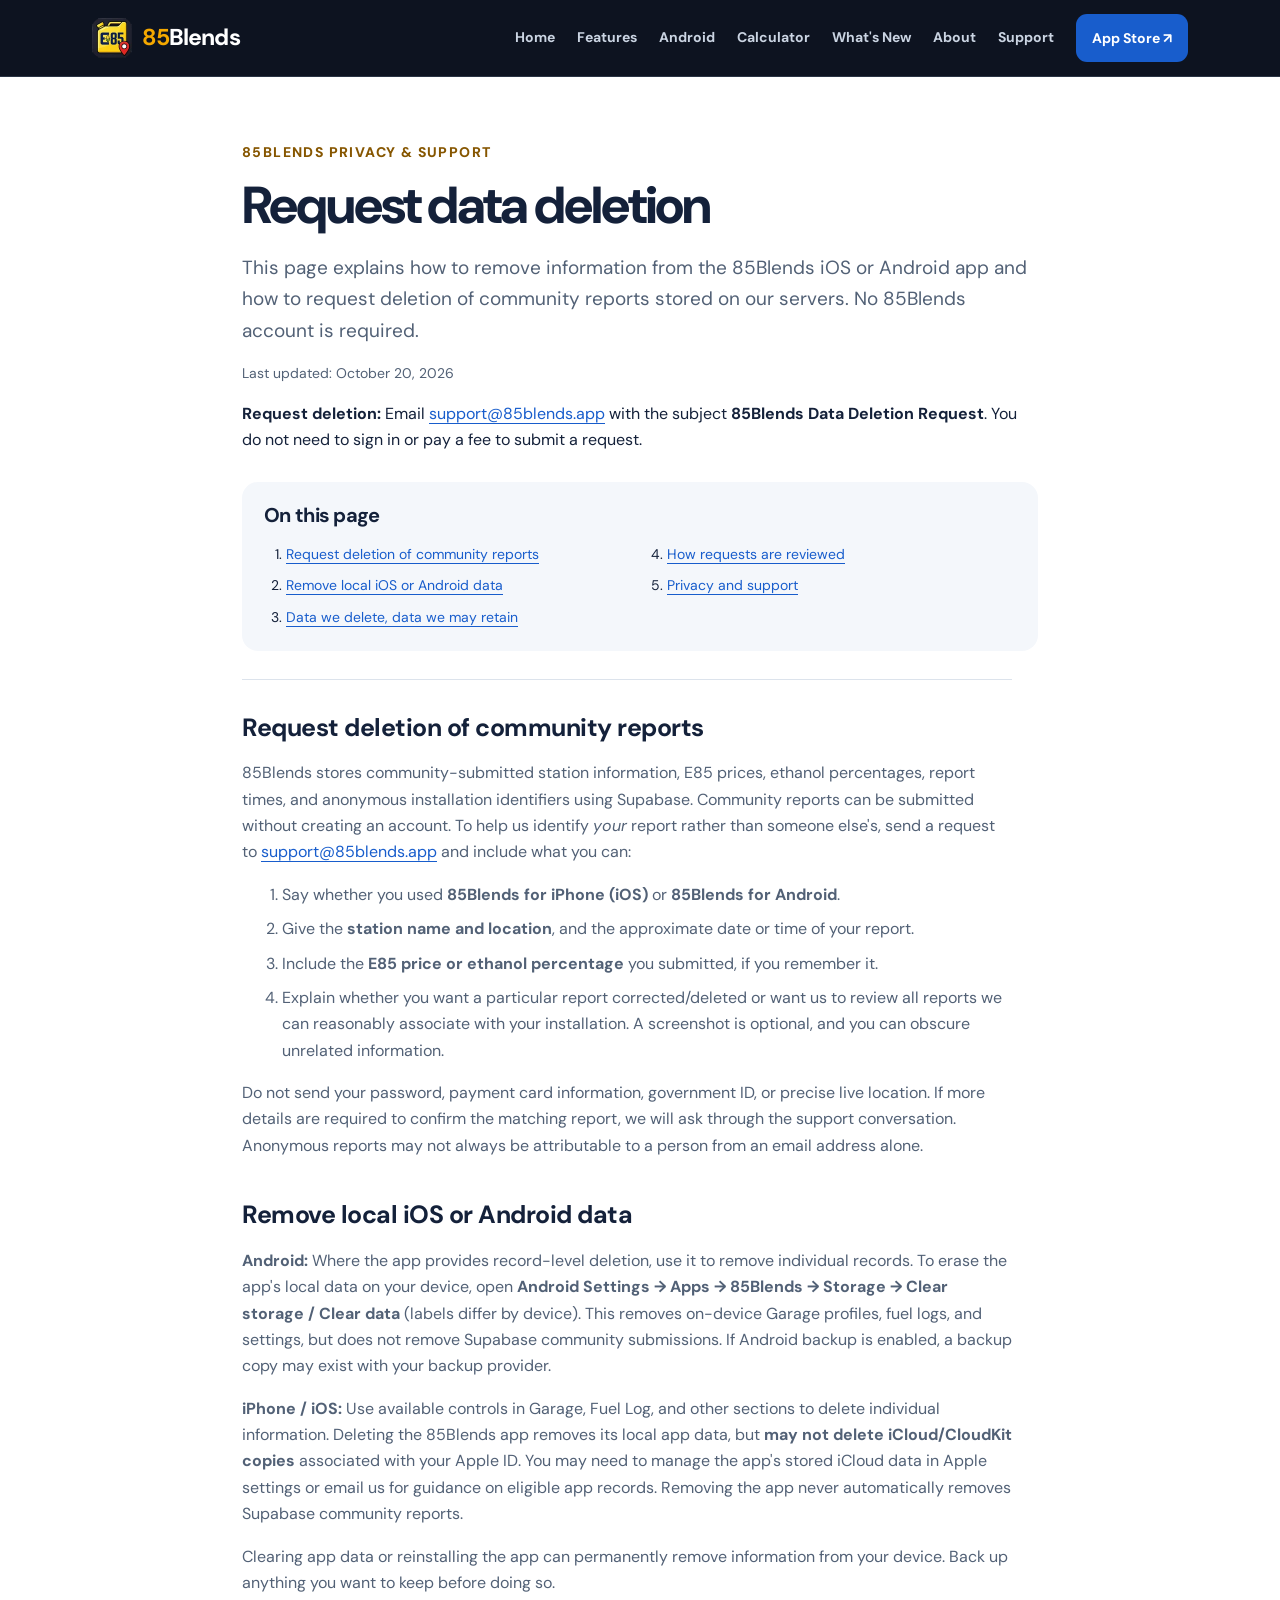
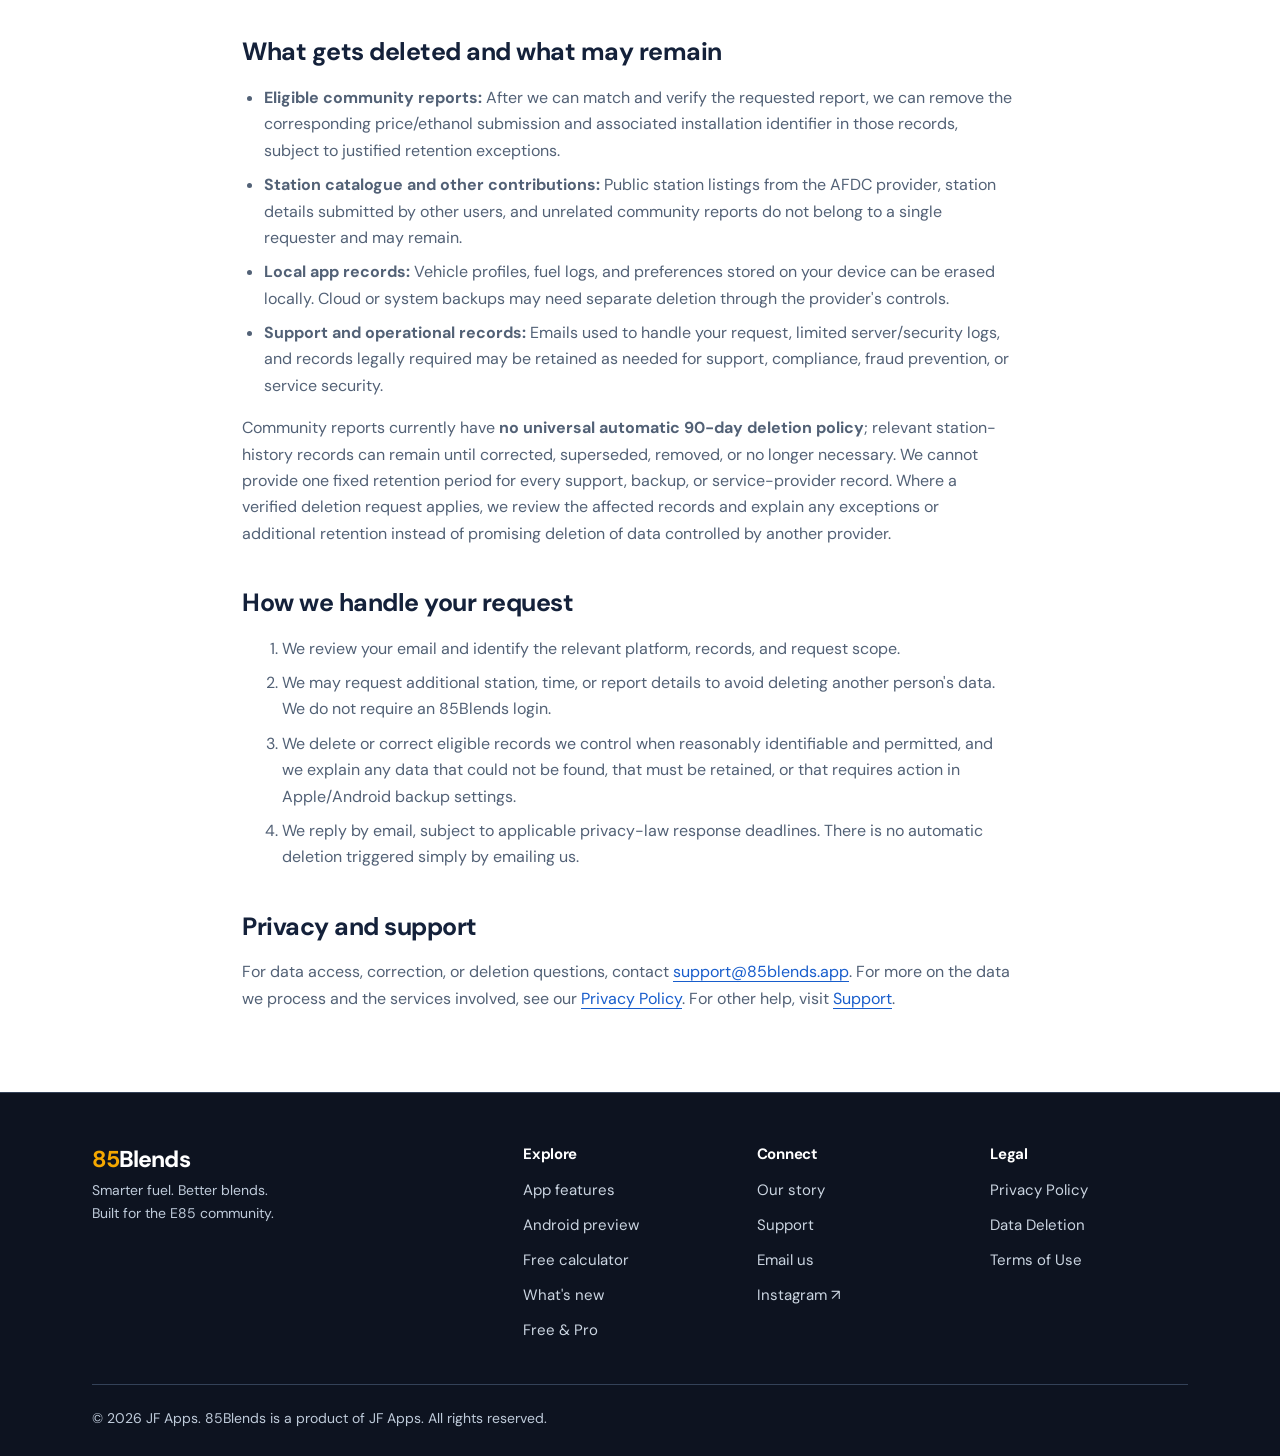
<file: data-deletion.html>
<!DOCTYPE html>
<html lang="en">
<head>
  <meta charset="UTF-8" />
  <meta name="viewport" content="width=device-width, initial-scale=1.0" />
  <title>Data Deletion – 85Blends</title>
  <meta name="description" content="How to request deletion of 85Blends data and community reports on iOS or Android.">
  <link rel="preconnect" href="https://fonts.googleapis.com" />
  <link rel="preconnect" href="https://fonts.gstatic.com" crossorigin />
  <link href="https://fonts.googleapis.com/css2?family=Bebas+Neue&amp;family=DM+Sans:ital,wght@0,400;0,500;0,600;0,700;0,800;1,400;1,700&amp;display=swap" rel="stylesheet" />


  <link rel="canonical" href="https://85blends.app/data-deletion.html" />
  <link rel="icon" href="/assets/app-icon-small.png" />
  <link rel="apple-touch-icon" href="/assets/app-icon-small.png" />
  <link rel="manifest" href="/site.webmanifest" />
  <meta name="apple-itunes-app" content="app-id=6762037468" />
  <meta property="og:type" content="website" />
  <meta property="og:site_name" content="85Blends" />
  <meta property="og:title" content="Data Deletion – 85Blends" />
  <meta property="og:description" content="How to request deletion of 85Blends data and community reports on iOS or Android." />
  <meta property="og:url" content="https://85blends.app/data-deletion.html" />
  <meta property="og:image" content="https://85blends.app/assets/main-hero.png" />
  <meta name="twitter:card" content="summary_large_image" />
  <meta name="twitter:title" content="Data Deletion – 85Blends" />
  <meta name="twitter:description" content="How to request deletion of 85Blends data and community reports on iOS or Android." />
  <meta name="twitter:image" content="https://85blends.app/assets/main-hero.png" />
  <script type="application/ld+json">{"@context":"https://schema.org","@type":"Organization","name":"JF Apps","url":"https://85blends.app","brand":{"@type":"Brand","name":"85Blends"},"logo":"https://85blends.app/assets/app-icon-small.png","sameAs":["https://www.instagram.com/85blendsapp/"]}</script>
  <script type="application/ld+json">{"@context":"https://schema.org","@type":"BreadcrumbList","itemListElement":[{"@type":"ListItem","position":1,"name":"85Blends","item":"https://85blends.app/"},{"@type":"ListItem","position":2,"name":"Data Deletion","item":"https://85blends.app/data-deletion.html"}]}</script>
<link rel="stylesheet" href="/assets/site.css">
<script defer src="/assets/fuel-math.js">
</script>
<script defer src="/assets/site.js">
</script>
</head>
<body>
<a class="skip-link" href="#main-content">Skip to content</a>
<header class="site-header">
<div class="wrap header-inner">
<a class="brand" href="/" aria-label="85Blends home">
<img src="/assets/app-icon-small.webp" alt="" width="40" height="40"><span><b>85</b>Blends</span>
</a>
<nav class="desktop-nav" aria-label="Main navigation">
<a href="/">Home</a>
<a href="/features.html">Features</a>
<a href="/android.html">Android</a>
<a href="/e85-calculator.html">Calculator</a>
<a href="/whats-new.html">What's New</a>
<a href="/about.html">About</a>
<a href="/support.html">Support</a>
<a class="button" href="https://apps.apple.com/us/app/85blends/id6762037468" target="_blank" rel="noopener noreferrer">App Store ↗</a>
</nav>
<button id="menu-toggle" class="menu-toggle" aria-label="Open navigation" aria-expanded="false" aria-controls="mobile-navigation"><svg width="20" height="20" viewBox="0 0 24 24" fill="none" stroke="currentColor" stroke-width="2" aria-hidden="true"><path d="M4 6h16M4 12h16M4 18h16"/></svg>Menu</button>
</div>
<nav id="mobile-navigation" class="mobile-nav" aria-label="Mobile navigation" hidden>
<div class="wrap">
<a href="/">Home</a>
<a href="/features.html">Features</a>
<a href="/android.html">Android</a>
<a href="/e85-calculator.html">Calculator</a>
<a href="/whats-new.html">What's New</a>
<a href="/about.html">About</a>
<a href="/support.html">Support</a>
<div class="legal-links">
<a href="/privacy.html">Privacy</a>
<a href="/data-deletion.html">Delete data</a>
<a href="/terms.html">Terms</a>
</div>
<a class="button" href="https://apps.apple.com/us/app/85blends/id6762037468" target="_blank" rel="noopener noreferrer">Download on the App Store ↗</a>
</div>
</nav>
</header>
<noscript>
<nav class="wrap jump-links" aria-label="Page navigation">
<a href="/">Home</a>
<a href="/features.html">Features</a>
<a href="/android.html">Android</a>
<a href="/e85-calculator.html">Calculator</a>
<a href="/whats-new.html">What's New</a>
<a href="/about.html">About</a>
<a href="/support.html">Support</a>
</nav></noscript>
<main id="main-content" class="wrap reading-page">
  <div class="eyebrow">85Blends privacy &amp; support</div>
  <h1>Request data deletion</h1>
  <p class="intro">This page explains how to remove information from the 85Blends iOS or Android app and how to request deletion of community reports stored on our servers. No 85Blends account is required.</p>
  <p class="updated">Last updated: October 20, 2026</p>
  <div class="notice"><strong>Request deletion:</strong> Email <a href="mailto:support@85blends.app?subject=85Blends%20Data%20Deletion%20Request">support@85blends.app</a> with the subject <strong>85Blends Data Deletion Request</strong>. You do not need to sign in or pay a fee to submit a request.</div>
  <nav class="toc" aria-label="Contents">
    <h2>On this page</h2>
    <ol>
      <li><a href="#request">Request deletion of community reports</a></li>
      <li><a href="#local">Remove local iOS or Android data</a></li>
      <li><a href="#scope">Data we delete, data we may retain</a></li>
      <li><a href="#processing">How requests are reviewed</a></li>
      <li><a href="#contact">Privacy and support</a></li>
    </ol>
  </nav>
  <section class="legal-body">
    <h2 id="request">Request deletion of community reports</h2>
    <p>85Blends stores community-submitted station information, E85 prices, ethanol percentages, report times, and anonymous installation identifiers using Supabase. Community reports can be submitted without creating an account. To help us identify <em>your</em> report rather than someone else's, send a request to <a href="mailto:support@85blends.app?subject=85Blends%20Data%20Deletion%20Request">support@85blends.app</a> and include what you can:</p>
    <ol>
      <li>Say whether you used <strong>85Blends for iPhone (iOS)</strong> or <strong>85Blends for Android</strong>.</li>
      <li>Give the <strong>station name and location</strong>, and the approximate date or time of your report.</li>
      <li>Include the <strong>E85 price or ethanol percentage</strong> you submitted, if you remember it.</li>
      <li>Explain whether you want a particular report corrected/deleted or want us to review all reports we can reasonably associate with your installation. A screenshot is optional, and you can obscure unrelated information.</li>
    </ol>
    <p>Do not send your password, payment card information, government ID, or precise live location. If more details are required to confirm the matching report, we will ask through the support conversation. Anonymous reports may not always be attributable to a person from an email address alone.</p>

    <h2 id="local">Remove local iOS or Android data</h2>
    <p><strong>Android:</strong> Where the app provides record-level deletion, use it to remove individual records. To erase the app's local data on your device, open <strong>Android Settings → Apps → 85Blends → Storage → Clear storage / Clear data</strong> (labels differ by device). This removes on-device Garage profiles, fuel logs, and settings, but does not remove Supabase community submissions. If Android backup is enabled, a backup copy may exist with your backup provider.</p>
    <p><strong>iPhone / iOS:</strong> Use available controls in Garage, Fuel Log, and other sections to delete individual information. Deleting the 85Blends app removes its local app data, but <strong>may not delete iCloud/CloudKit copies</strong> associated with your Apple ID. You may need to manage the app's stored iCloud data in Apple settings or email us for guidance on eligible app records. Removing the app never automatically removes Supabase community reports.</p>
    <p>Clearing app data or reinstalling the app can permanently remove information from your device. Back up anything you want to keep before doing so.</p>

    <h2 id="scope">What gets deleted and what may remain</h2>
    <ul>
      <li><strong>Eligible community reports:</strong> After we can match and verify the requested report, we can remove the corresponding price/ethanol submission and associated installation identifier in those records, subject to justified retention exceptions.</li>
      <li><strong>Station catalogue and other contributions:</strong> Public station listings from the AFDC provider, station details submitted by other users, and unrelated community reports do not belong to a single requester and may remain.</li>
      <li><strong>Local app records:</strong> Vehicle profiles, fuel logs, and preferences stored on your device can be erased locally. Cloud or system backups may need separate deletion through the provider's controls.</li>
      <li><strong>Support and operational records:</strong> Emails used to handle your request, limited server/security logs, and records legally required may be retained as needed for support, compliance, fraud prevention, or service security.</li>
    </ul>
    <p>Community reports currently have <strong>no universal automatic 90-day deletion policy</strong>; relevant station-history records can remain until corrected, superseded, removed, or no longer necessary. We cannot provide one fixed retention period for every support, backup, or service-provider record. Where a verified deletion request applies, we review the affected records and explain any exceptions or additional retention instead of promising deletion of data controlled by another provider.</p>

    <h2 id="processing">How we handle your request</h2>
    <ol>
      <li>We review your email and identify the relevant platform, records, and request scope.</li>
      <li>We may request additional station, time, or report details to avoid deleting another person's data. We do not require an 85Blends login.</li>
      <li>We delete or correct eligible records we control when reasonably identifiable and permitted, and we explain any data that could not be found, that must be retained, or that requires action in Apple/Android backup settings.</li>
      <li>We reply by email, subject to applicable privacy-law response deadlines. There is no automatic deletion triggered simply by emailing us.</li>
    </ol>

    <h2 id="contact">Privacy and support</h2>
    <p>For data access, correction, or deletion questions, contact <a href="mailto:support@85blends.app?subject=85Blends%20Data%20Deletion%20Request">support@85blends.app</a>. For more on the data we process and the services involved, see our <a href="/privacy.html">Privacy Policy</a>. For other help, visit <a href="/support.html">Support</a>.</p>
  </section>
</main>
<footer class="site-footer">
<div class="wrap">
<div class="footer-grid">
<div class="footer-brand">
<a class="brand" href="/"><span><b>85</b>Blends</span>
</a>
<p>Smarter fuel. Better blends.<br>Built for the E85 community.</p>
</div>
<div>
<h3>Explore</h3>
<ul>
<li>
<a href="/features.html">App features</a>
</li>
<li>
<a href="/android.html">Android preview</a>
</li>
<li>
<a href="/e85-calculator.html">Free calculator</a>
</li>
<li>
<a href="/whats-new.html">What's new</a>
</li>
<li>
<a href="/features.html#pricing">Free &amp; Pro</a>
</li>
</ul>
</div>
<div>
<h3>Connect</h3>
<ul>
<li>
<a href="/about.html">Our story</a>
</li>
<li>
<a href="/support.html">Support</a>
</li>
<li>
<a href="mailto:support@85blends.app">Email us</a>
</li>
<li>
<a href="https://www.instagram.com/85blendsapp/" target="_blank" rel="noopener noreferrer">Instagram ↗</a>
</li>
</ul>
</div>
<div>
<h3>Legal</h3>
<ul>
<li>
<a href="/privacy.html">Privacy Policy</a>
</li>
<li>
<a href="/data-deletion.html">Data Deletion</a>
</li>
<li>
<a href="/terms.html">Terms of Use</a>
</li>
</ul>
</div>
</div>
<div class="footer-bottom">© 2026 JF Apps. 85Blends is a product of JF Apps. All rights reserved.</div>
</div>
</footer>
</body>
</html>
</file>
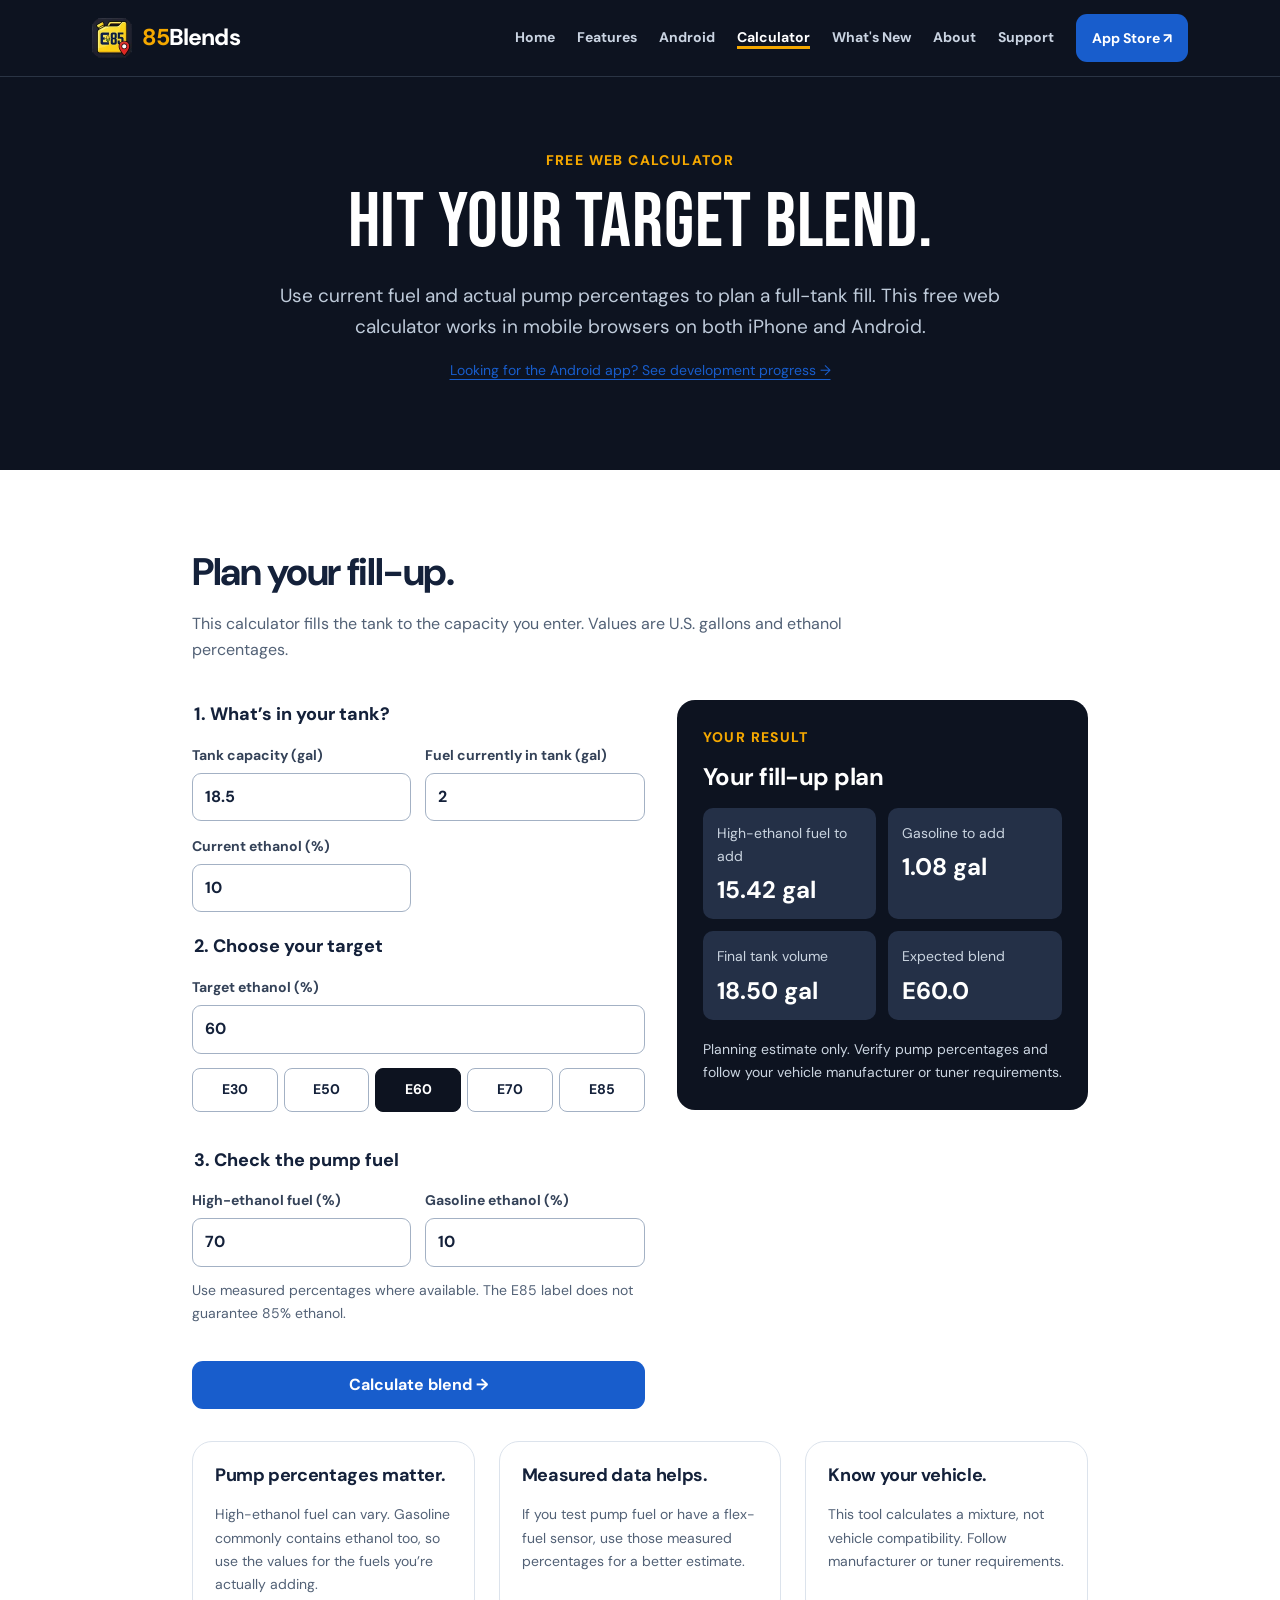
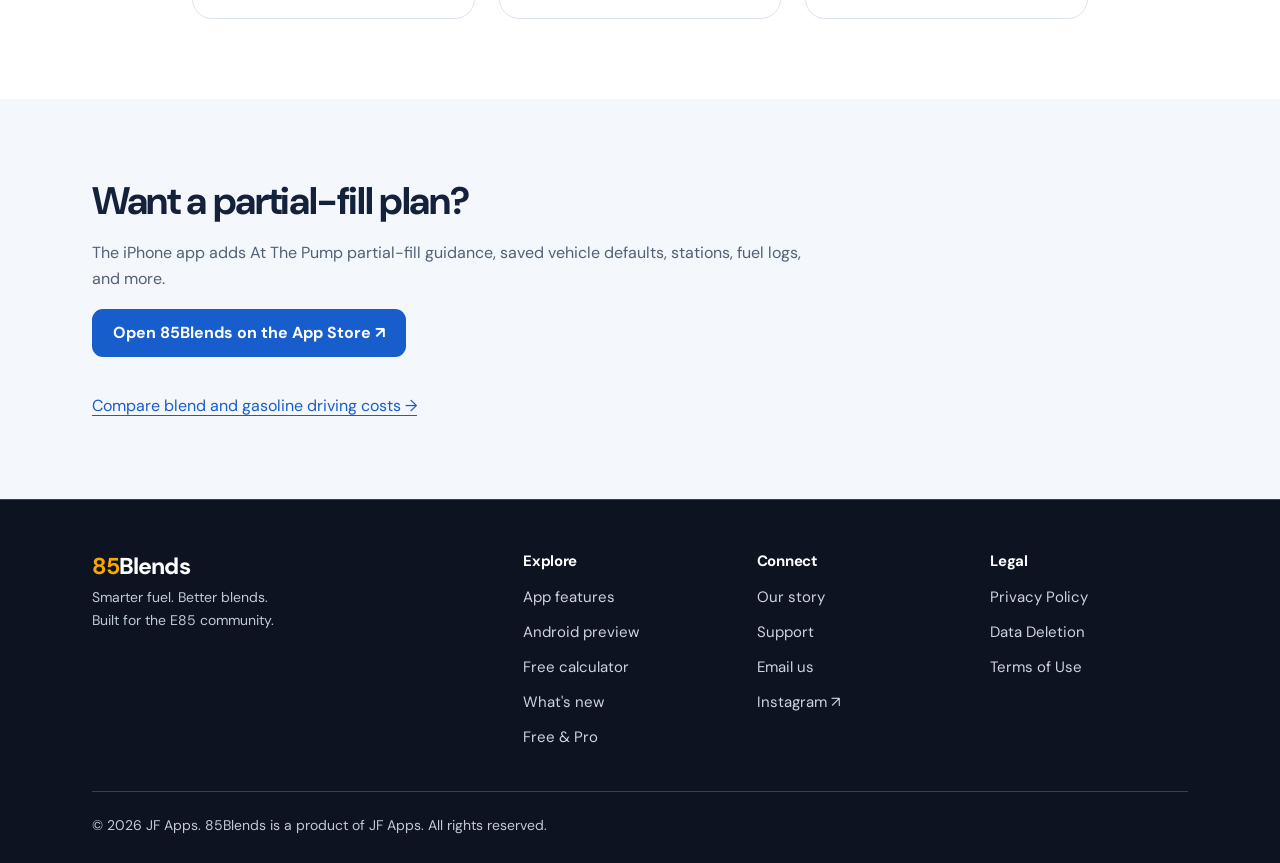
<file: e85-calculator.html>
<!DOCTYPE html>
<html lang="en">
<head>
  <meta charset="UTF-8" />
  <meta name="viewport" content="width=device-width, initial-scale=1.0" />
  <title>Free E85 Blend Calculator – Calculate E30, E50, E60 &amp; E85 | 85Blends</title>
  <meta name="description" content="Free browser-based E85 blend calculator. Enter tank size, current fuel, pump ethanol content, and your target blend to calculate gallons of E85 and gasoline to add." />
  <link rel="canonical" href="https://85blends.app/e85-calculator.html" />
  <link rel="icon" href="/assets/app-icon-small.png" />
  <link rel="apple-touch-icon" href="/assets/app-icon-small.png" />
  <link rel="manifest" href="/site.webmanifest" />
  <meta name="apple-itunes-app" content="app-id=6762037468" />
  <meta property="og:type" content="website" /><meta property="og:site_name" content="85Blends" />
  <meta property="og:title" content="Free E85 Blend Calculator – Calculate E30, E50, E60 &amp; E85 | 85Blends" /><meta property="og:description" content="Free browser-based E85 blend calculator. Enter tank size, current fuel, pump ethanol content, and your target blend to calculate gallons of E85 and gasoline to add." />
  <meta property="og:url" content="https://85blends.app/e85-calculator.html" /><meta property="og:image" content="https://85blends.app/assets/main-hero.png" />
  <meta name="twitter:card" content="summary_large_image" /><meta name="twitter:title" content="Free E85 Blend Calculator – Calculate E30, E50, E60 &amp; E85 | 85Blends" />
  <meta name="twitter:description" content="Free browser-based E85 blend calculator. Enter tank size, current fuel, pump ethanol content, and your target blend to calculate gallons of E85 and gasoline to add." /><meta name="twitter:image" content="https://85blends.app/assets/main-hero.png" />
  <link rel="preconnect" href="https://fonts.googleapis.com" />
<link rel="preconnect" href="https://fonts.gstatic.com" crossorigin />
  <link href="https://fonts.googleapis.com/css2?family=Bebas+Neue&amp;family=DM+Sans:ital,wght@0,400;0,500;0,600;0,700;0,800;1,400;1,700&amp;display=swap" rel="stylesheet" />
  <script type="application/ld+json">{"@context":"https://schema.org","@type":"Organization","name":"JF Apps","url":"https://85blends.app","brand":{"@type":"Brand","name":"85Blends"},"logo":"https://85blends.app/assets/app-icon-small.png","sameAs":["https://www.instagram.com/85blendsapp/"]}</script>
  <script type="application/ld+json">{"@context":"https://schema.org","@type":"MobileApplication","name":"85Blends","operatingSystem":"iOS","applicationCategory":"UtilitiesApplication","url":"https://apps.apple.com/us/app/85blends/id6762037468","downloadUrl":"https://apps.apple.com/us/app/85blends/id6762037468","description":"E85 and ethanol blend calculator, station finder, trip planner, fuel log, community fuel data, and flex-fuel utility for iPhone.","offers":{"@type":"Offer","price":"0","priceCurrency":"USD"}}</script>
  <script type="application/ld+json">{"@context":"https://schema.org","@type":"WebApplication","name":"85Blends Free E85 Blend Calculator","url":"https://85blends.app/e85-calculator.html","applicationCategory":"UtilitiesApplication","operatingSystem":"Any","description":"Free browser-based E85 blend calculator. Enter tank size, current fuel, pump ethanol content, and your target blend to calculate gallons of E85 and gasoline to add.","offers":{"@type":"Offer","price":"0","priceCurrency":"USD"}}</script>

  <script type="application/ld+json">{"@context":"https://schema.org","@type":"BreadcrumbList","itemListElement":[{"@type":"ListItem","position":1,"name":"85Blends","item":"https://85blends.app/"},{"@type":"ListItem","position":2,"name":"Free E85 Blend Calculator","item":"https://85blends.app/e85-calculator.html"}]}</script>
<link rel="stylesheet" href="/assets/site.css">
<script defer src="/assets/fuel-math.js">
</script>
<script defer src="/assets/site.js">
</script>
</head>
<body>
<a class="skip-link" href="#main-content">Skip to content</a>
<header class="site-header">
<div class="wrap header-inner">
<a class="brand" href="/" aria-label="85Blends home">
<img src="/assets/app-icon-small.webp" alt="" width="40" height="40"><span><b>85</b>Blends</span>
</a>
<nav class="desktop-nav" aria-label="Main navigation">
<a href="/">Home</a>
<a href="/features.html">Features</a>
<a href="/android.html">Android</a>
<a href="/e85-calculator.html" aria-current="page">Calculator</a>
<a href="/whats-new.html">What's New</a>
<a href="/about.html">About</a>
<a href="/support.html">Support</a>
<a class="button" href="https://apps.apple.com/us/app/85blends/id6762037468" target="_blank" rel="noopener noreferrer">App Store ↗</a>
</nav>
<button id="menu-toggle" class="menu-toggle" aria-label="Open navigation" aria-expanded="false" aria-controls="mobile-navigation"><svg width="20" height="20" viewBox="0 0 24 24" fill="none" stroke="currentColor" stroke-width="2" aria-hidden="true"><path d="M4 6h16M4 12h16M4 18h16"/></svg>Menu</button>
</div>
<nav id="mobile-navigation" class="mobile-nav" aria-label="Mobile navigation" hidden>
<div class="wrap">
<a href="/">Home</a>
<a href="/features.html">Features</a>
<a href="/android.html">Android</a>
<a href="/e85-calculator.html" aria-current="page">Calculator</a>
<a href="/whats-new.html">What's New</a>
<a href="/about.html">About</a>
<a href="/support.html">Support</a>
<div class="legal-links">
<a href="/privacy.html">Privacy</a>
<a href="/data-deletion.html">Delete data</a>
<a href="/terms.html">Terms</a>
</div>
<a class="button" href="https://apps.apple.com/us/app/85blends/id6762037468" target="_blank" rel="noopener noreferrer">Download on the App Store ↗</a>
</div>
</nav>
</header>
<noscript>
<nav class="wrap jump-links" aria-label="Page navigation">
<a href="/">Home</a>
<a href="/features.html">Features</a>
<a href="/android.html">Android</a>
<a href="/e85-calculator.html" aria-current="page">Calculator</a>
<a href="/whats-new.html">What's New</a>
<a href="/about.html">About</a>
<a href="/support.html">Support</a>
</nav></noscript>
<main id="main-content">
<section class="hero center">
<div class="wrap">
<div class="eyebrow">Free web calculator</div>
<h1>Hit your target blend.</h1>
<p class="lead">Use current fuel and actual pump percentages to plan a full-tank fill. This free web calculator works in mobile browsers on both iPhone and Android.</p>
<p class="small"><a href="/android.html">Looking for the Android app? See development progress →</a></p>
</div>
</section>
<section class="section">
<div class="wrap calculator">
<div class="section-heading">
<h2>Plan your fill-up.</h2>
<p>This calculator fills the tank to the capacity you enter. Values are U.S. gallons and ethanol percentages.</p>
</div>
<div class="calculator-form">
<form id="blend-form" novalidate>
<div class="input-groups">
<fieldset><legend>1. What’s in your tank?</legend>
<div class="field-grid">
<label for="tank">Tank capacity (gal)<input id="tank" name="tank" type="number" value="18.5" min="0.1" step="0.1" inputmode="decimal" required>
</label>
<label for="currentGallons">Fuel currently in tank (gal)<input id="currentGallons" name="currentGallons" type="number" value="2" min="0" step="0.1" inputmode="decimal" required>
</label>
<label for="currentE">Current ethanol (%)<input id="currentE" name="currentE" type="number" value="10" min="0" max="100" step="1" inputmode="decimal" required>
</label>
</div>
</fieldset>
<fieldset><legend>2. Choose your target</legend>
<label for="targetE">Target ethanol (%)<input id="targetE" name="targetE" type="number" value="60" min="0" max="100" step="1" inputmode="decimal" required>
</label>
<div class="presets" aria-label="Target blend presets">
<button type="button" data-target="30" aria-pressed="false">E30</button>
<button type="button" data-target="50" aria-pressed="false">E50</button>
<button type="button" data-target="60" aria-pressed="true">E60</button>
<button type="button" data-target="70" aria-pressed="false">E70</button>
<button type="button" data-target="85" aria-pressed="false">E85</button>
</div>
</fieldset>
<fieldset><legend>3. Check the pump fuel</legend>
<div class="field-grid">
<label for="e85E">High-ethanol fuel (%)<input id="e85E" name="e85E" type="number" value="70" min="0" max="100" step="1" inputmode="decimal" required>
</label>
<label for="gasE">Gasoline ethanol (%)<input id="gasE" name="gasE" type="number" value="10" min="0" max="100" step="1" inputmode="decimal" required>
</label>
</div>
<p class="small" style="margin-top:12px">Use measured percentages where available. The E85 label does not guarantee 85% ethanol.</p>
</fieldset>
<button class="button" type="submit">Calculate blend →</button>
</div>
</form>
<section id="blend-result" class="calc-result" tabindex="-1" aria-live="polite" aria-atomic="true" aria-label="Blend result">
<div class="eyebrow">Your result</div>
<h3 id="blend-result-title">Your fill-up plan</h3>
<div class="result-metrics" id="blend-metrics">
<div class="metric"><span>High-ethanol fuel to add</span><strong id="e85Gallons">—</strong>
</div>
<div class="metric"><span>Gasoline to add</span><strong id="gasGallons">—</strong>
</div>
<div class="metric"><span>Final tank volume</span><strong id="finalGallons">—</strong>
</div>
<div class="metric"><span>Expected blend</span><strong id="finalE">—</strong>
</div>
</div>
<p id="resultNote" class="result-note">
</p>
</section>
</div>
<div class="grid-three calc-help">
<article class="card">
<h3>Pump percentages matter.</h3>
<p>High-ethanol fuel can vary. Gasoline commonly contains ethanol too, so use the values for the fuels you’re actually adding.</p>
</article>
<article class="card">
<h3>Measured data helps.</h3>
<p>If you test pump fuel or have a flex-fuel sensor, use those measured percentages for a better estimate.</p>
</article>
<article class="card">
<h3>Know your vehicle.</h3>
<p>This tool calculates a mixture, not vehicle compatibility. Follow manufacturer or tuner requirements.</p>
</article>
</div>
</div>
</section>
<section class="section tint">
<div class="wrap">
<div class="section-heading">
<h2>Want a partial-fill plan?</h2>
<p>The iPhone app adds At The Pump partial-fill guidance, saved vehicle defaults, stations, fuel logs, and more.</p>
<a class="button" href="https://apps.apple.com/us/app/85blends/id6762037468" target="_blank" rel="noopener noreferrer">Open 85Blends on the App Store ↗</a>
</div>
<a href="/#blend-calculator">Compare blend and gasoline driving costs →</a>
</div>
</section>
</main>
<footer class="site-footer">
<div class="wrap">
<div class="footer-grid">
<div class="footer-brand">
<a class="brand" href="/"><span><b>85</b>Blends</span>
</a>
<p>Smarter fuel. Better blends.<br>Built for the E85 community.</p>
</div>
<div>
<h3>Explore</h3>
<ul>
<li>
<a href="/features.html">App features</a>
</li>
<li>
<a href="/android.html">Android preview</a>
</li>
<li>
<a href="/e85-calculator.html">Free calculator</a>
</li>
<li>
<a href="/whats-new.html">What's new</a>
</li>
<li>
<a href="/features.html#pricing">Free &amp; Pro</a>
</li>
</ul>
</div>
<div>
<h3>Connect</h3>
<ul>
<li>
<a href="/about.html">Our story</a>
</li>
<li>
<a href="/support.html">Support</a>
</li>
<li>
<a href="mailto:support@85blends.app">Email us</a>
</li>
<li>
<a href="https://www.instagram.com/85blendsapp/" target="_blank" rel="noopener noreferrer">Instagram ↗</a>
</li>
</ul>
</div>
<div>
<h3>Legal</h3>
<ul>
<li>
<a href="/privacy.html">Privacy Policy</a>
</li>
<li>
<a href="/data-deletion.html">Data Deletion</a>
</li>
<li>
<a href="/terms.html">Terms of Use</a>
</li>
</ul>
</div>
</div>
<div class="footer-bottom">© 2026 JF Apps. 85Blends is a product of JF Apps. All rights reserved.</div>
</div>
</footer>
</body>
</html>
</file>
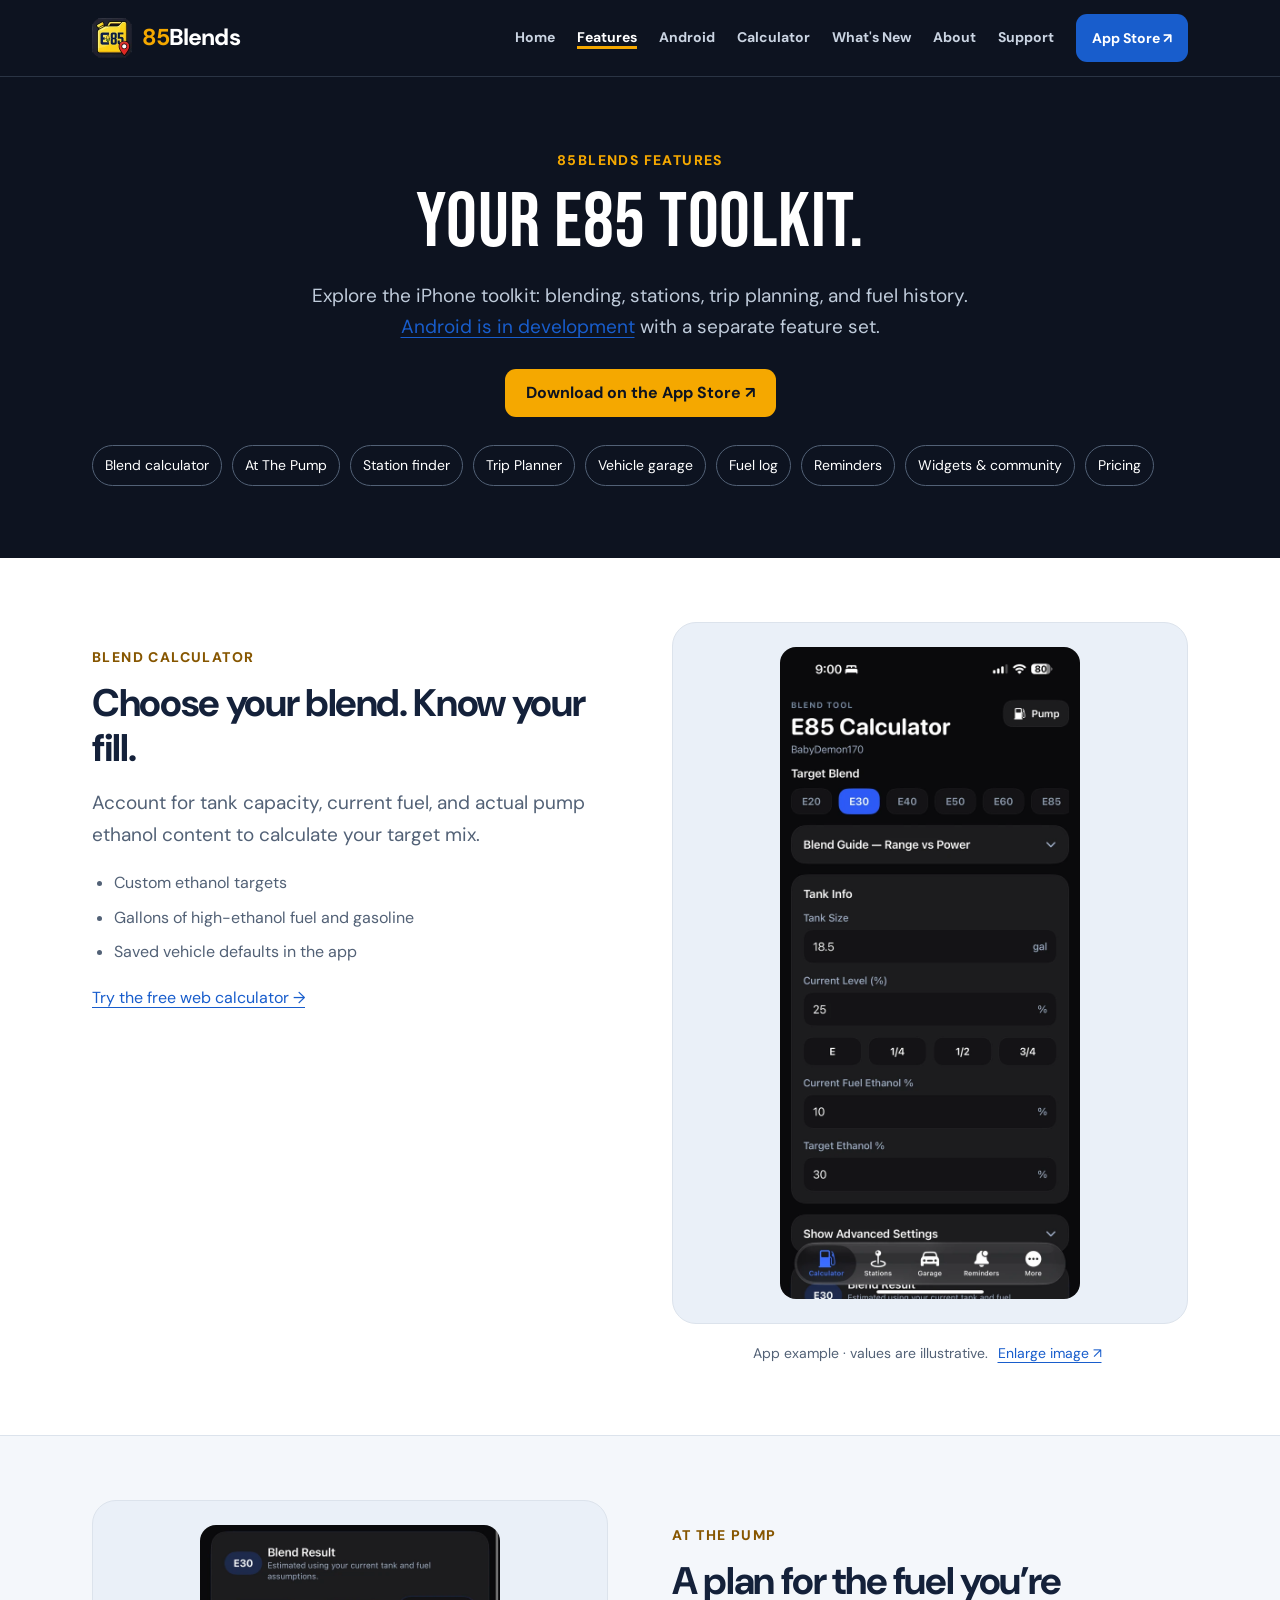
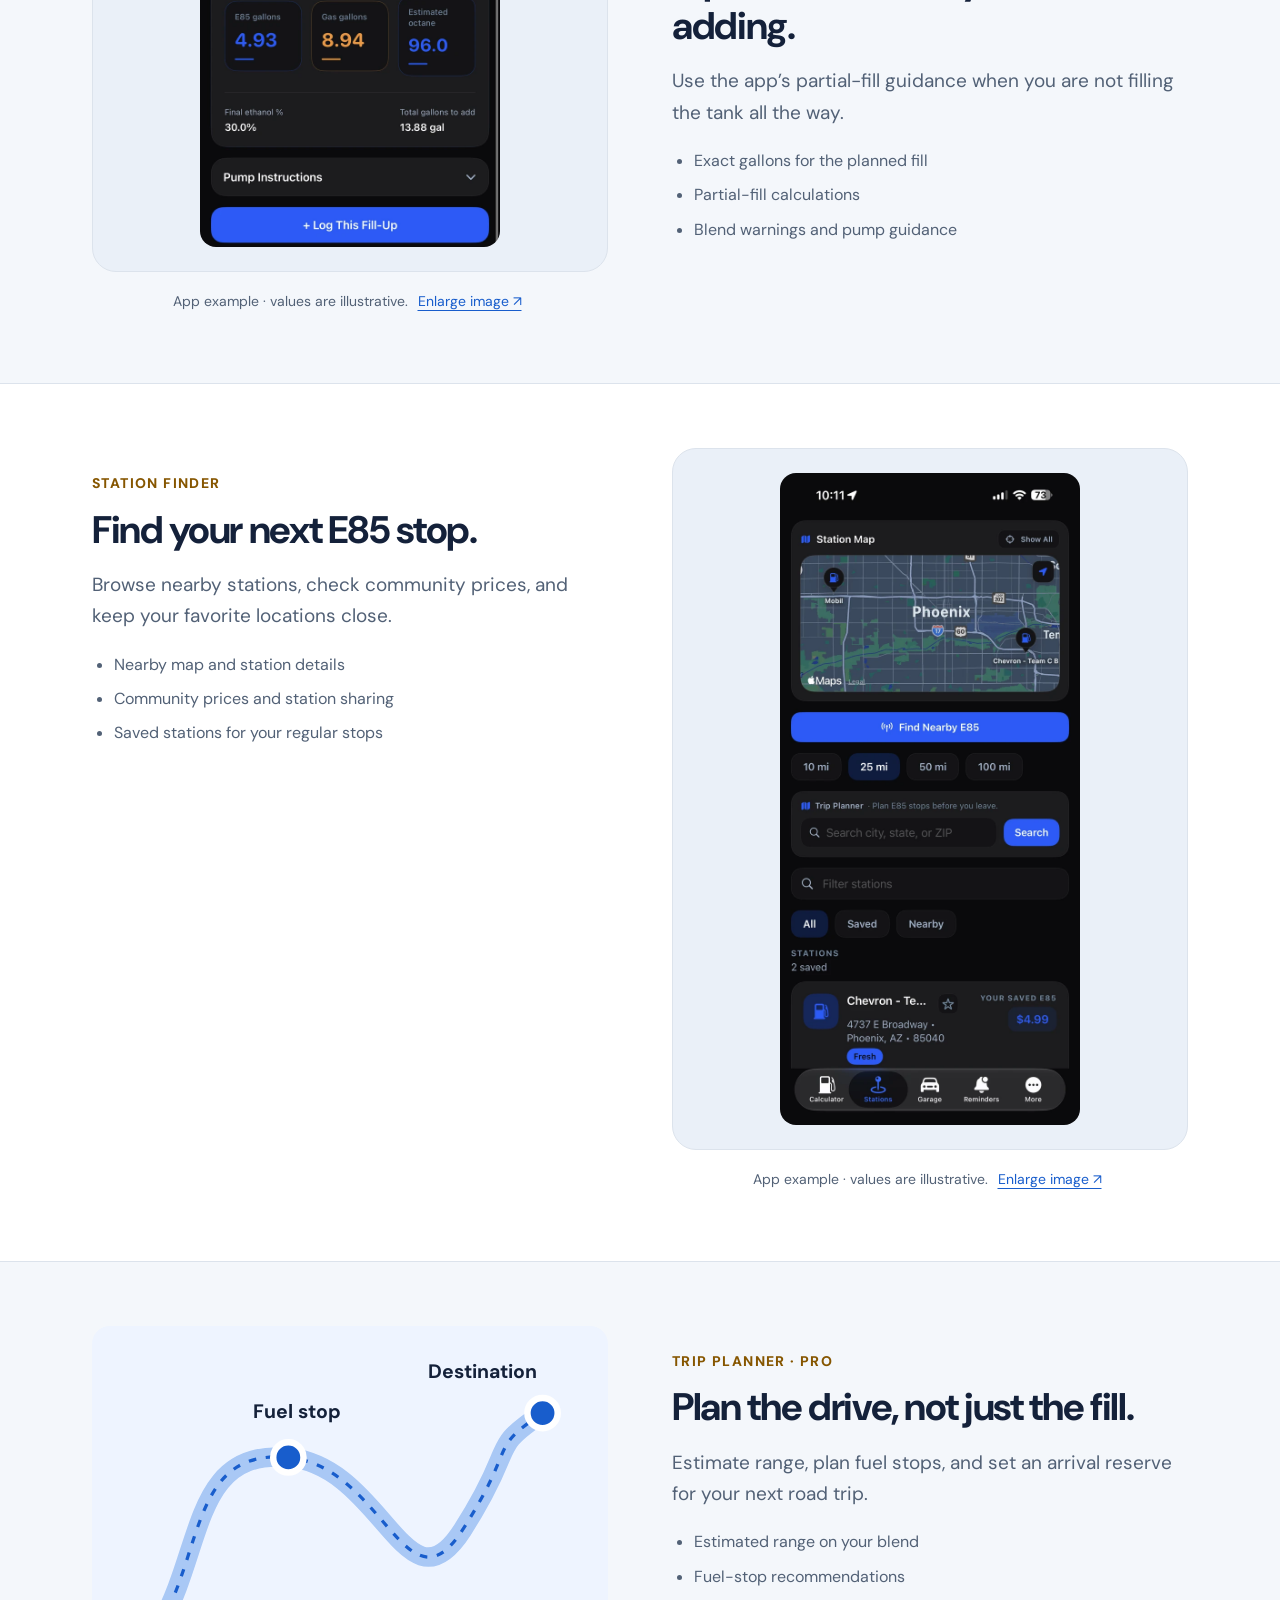
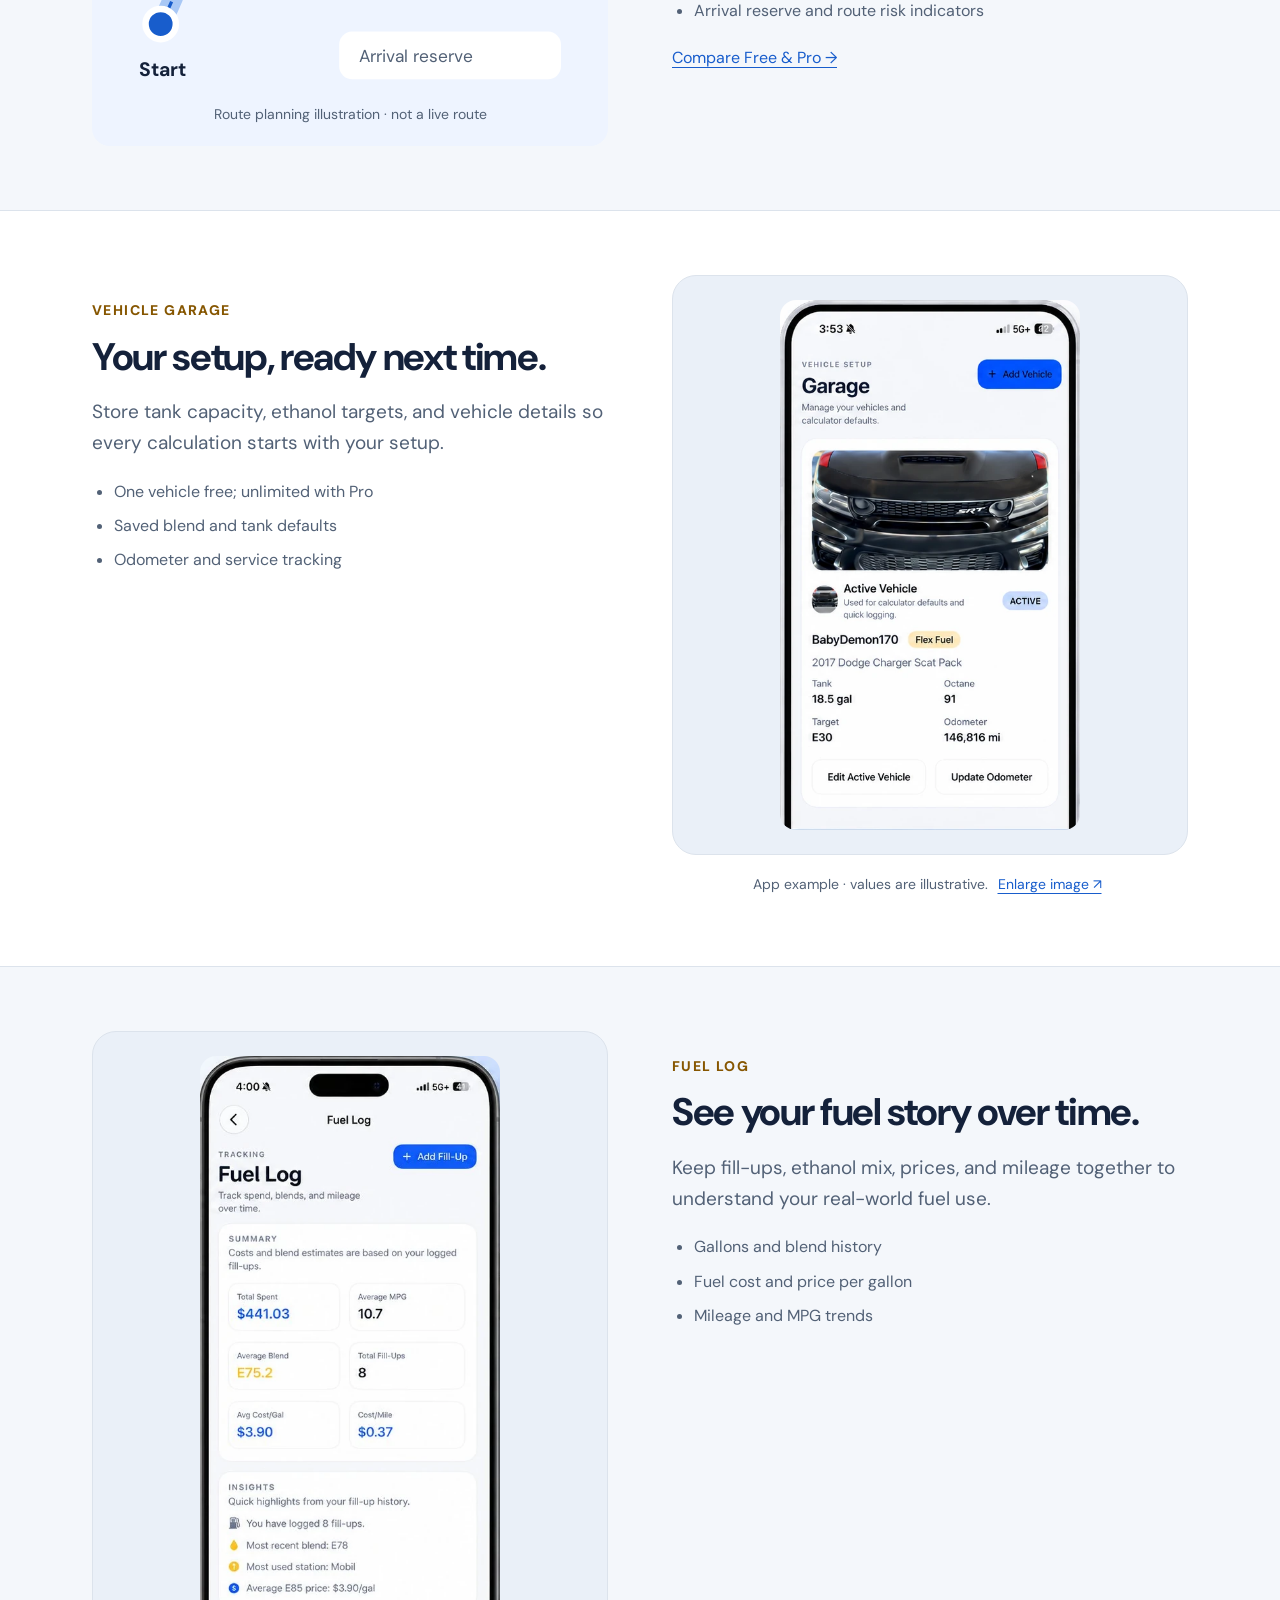
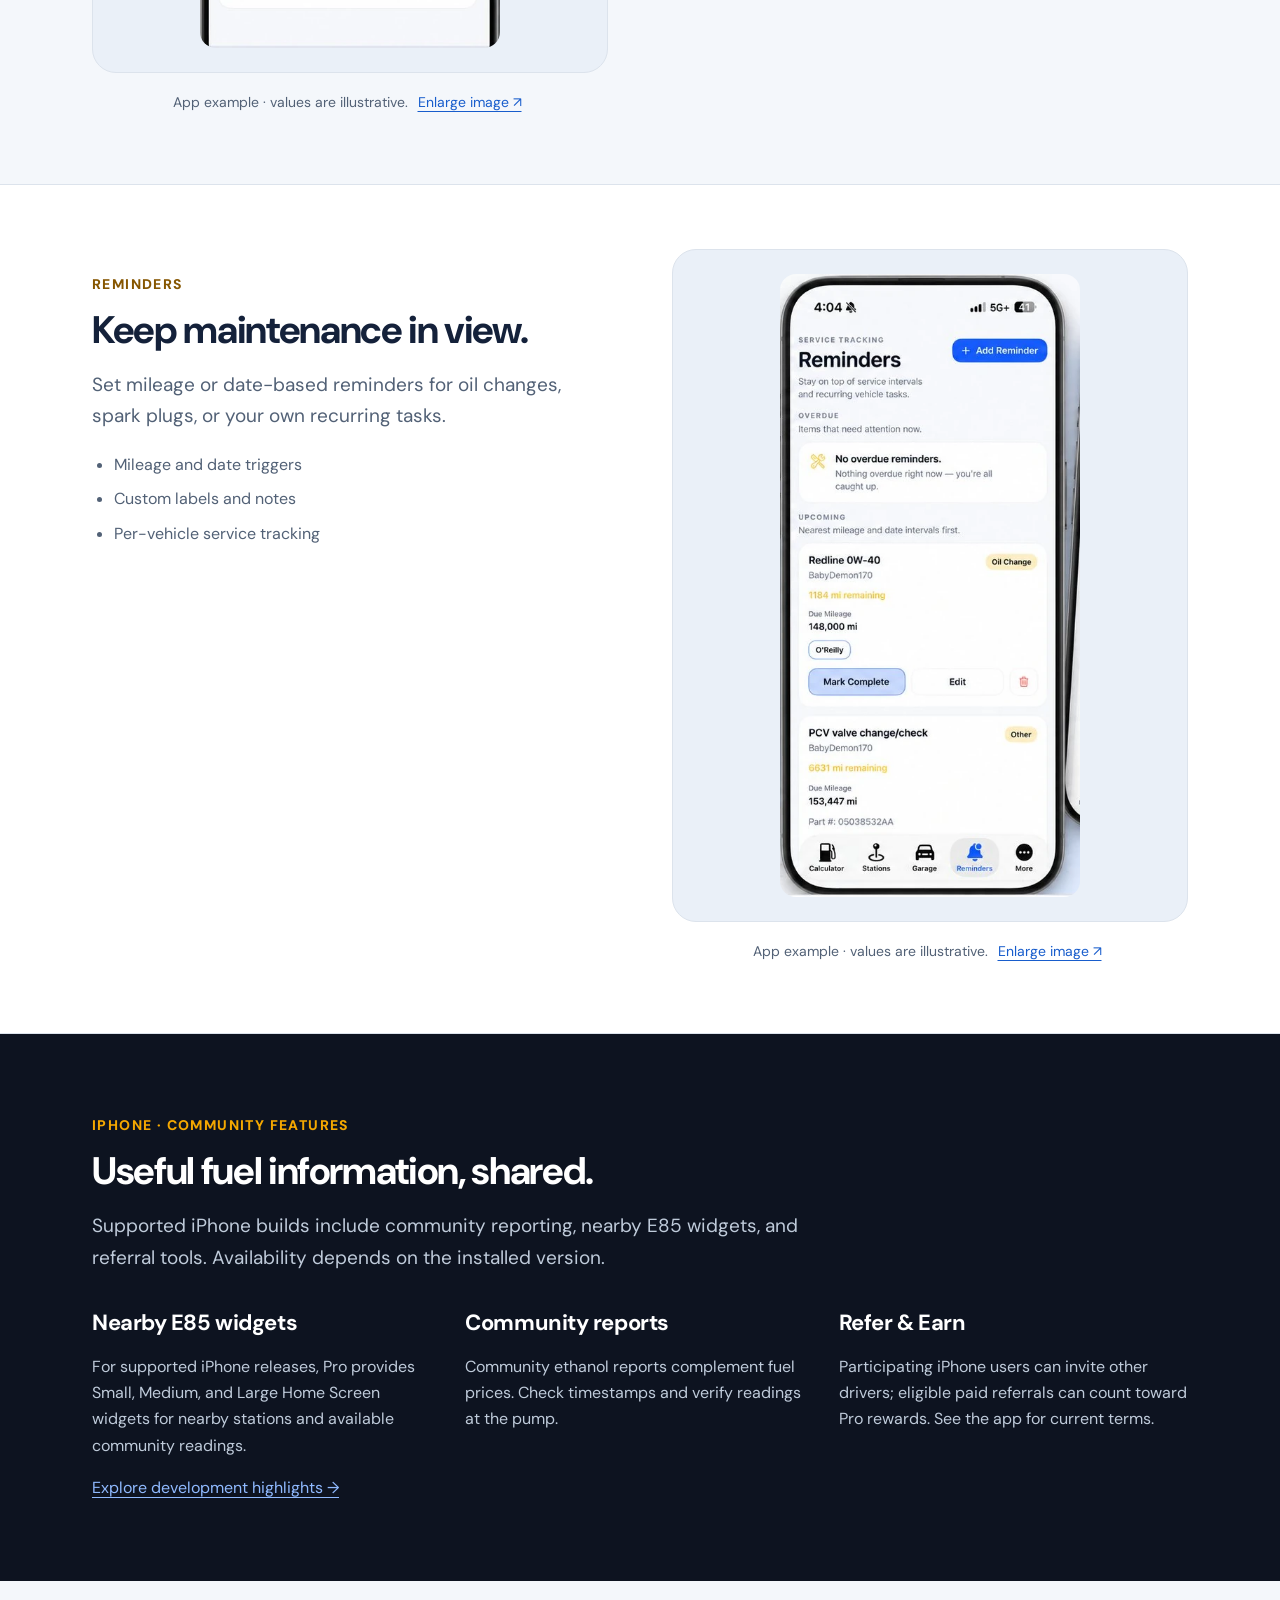
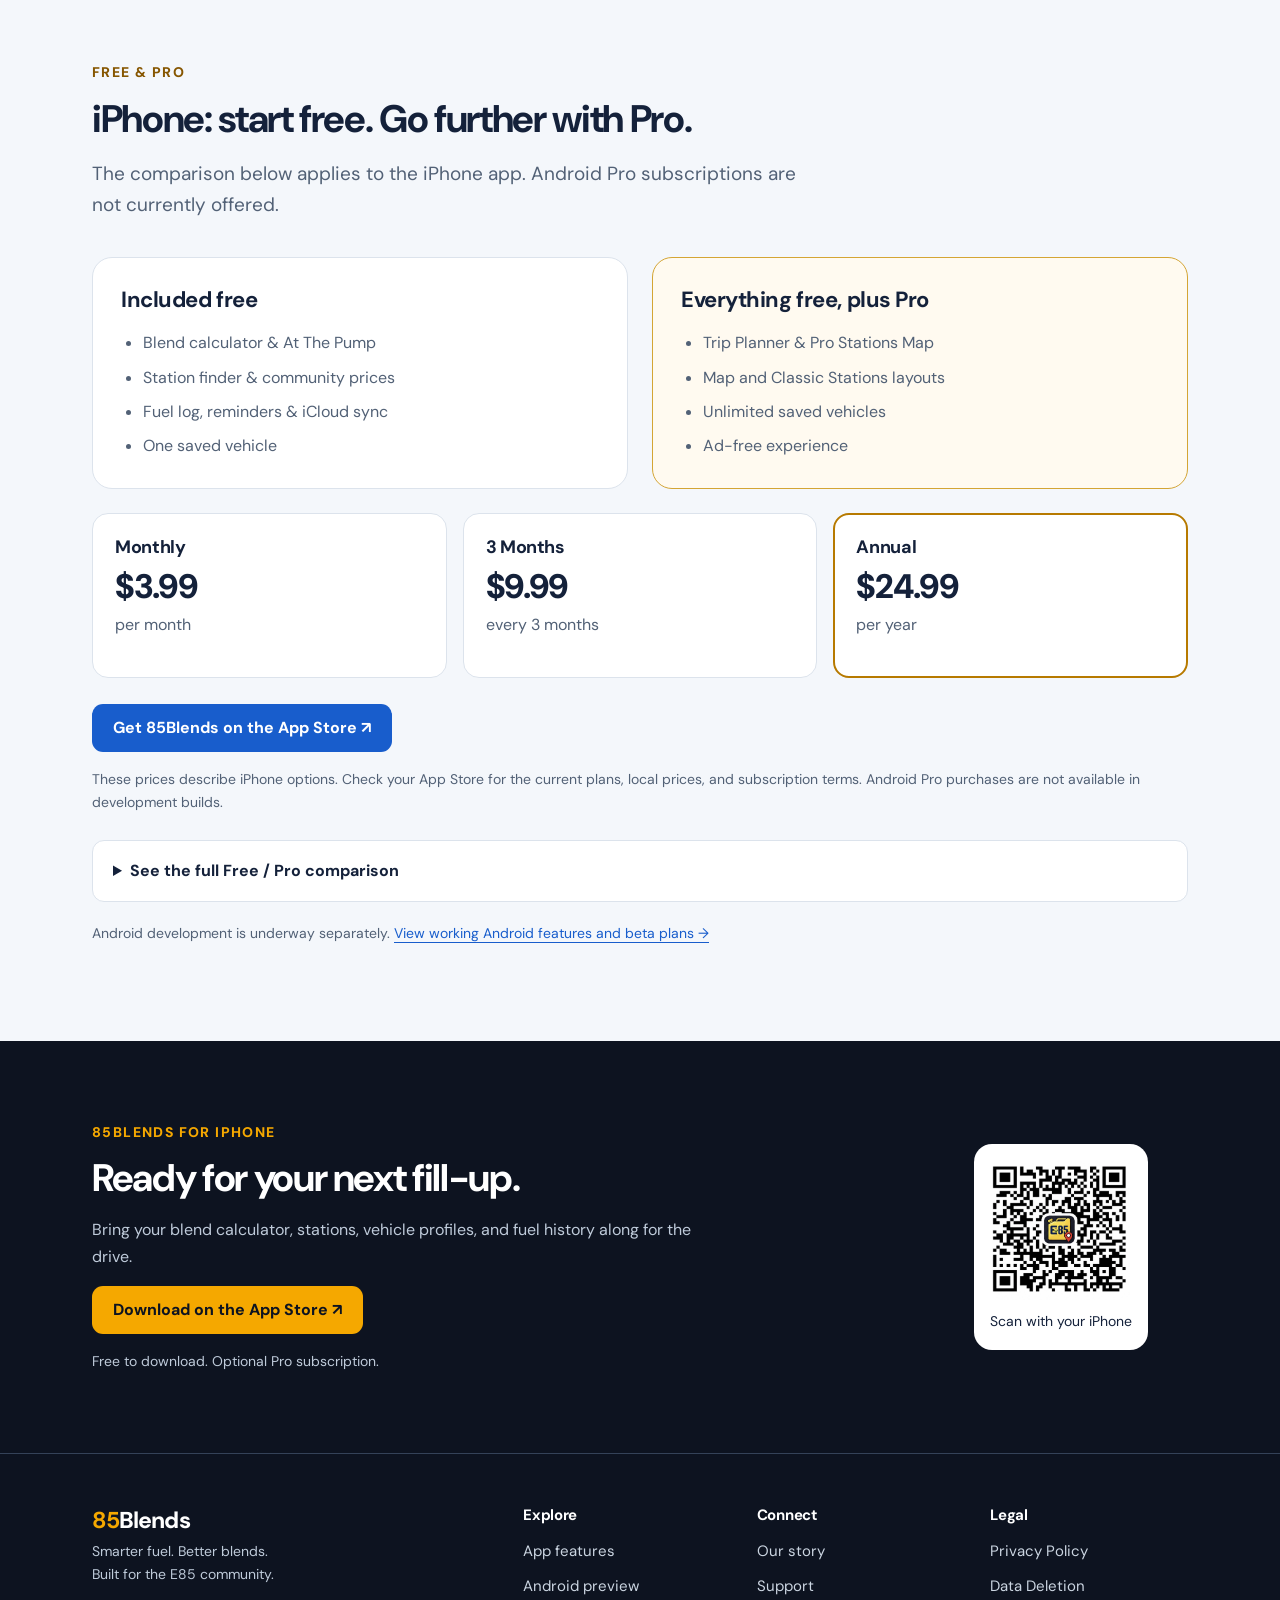
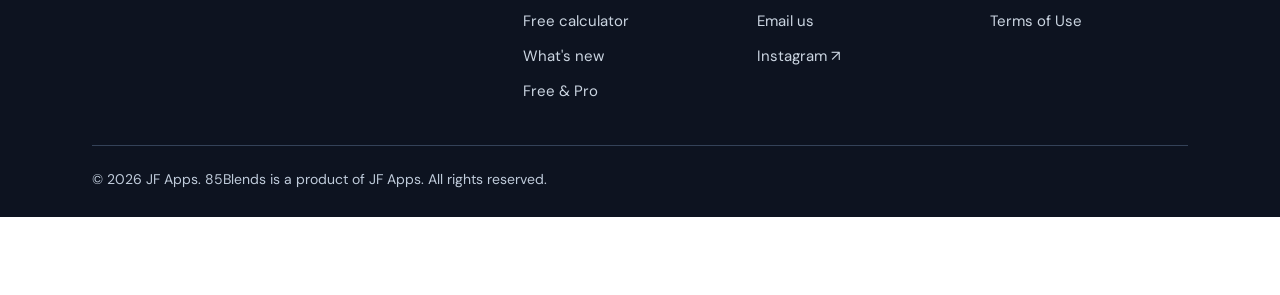
<file: features.html>
<!DOCTYPE html>
<html lang="en">
<head>
  <meta charset="UTF-8"/>
  <meta name="viewport" content="width=device-width, initial-scale=1.0"/>
  <title>85Blends Features – E85 Calculator, Station Finder, Widgets &amp; Trip Planner</title>
  <meta name="description" content="Explore 85Blends features including ethanol blend calculations, E85 station discovery, community ethanol reports, Home Screen widgets, trip planning, fuel logs, reminders, and Pro tools.">
  <link rel="preconnect" href="https://fonts.googleapis.com"/>
  <link rel="preconnect" href="https://fonts.gstatic.com" crossorigin/>
  <link href="https://fonts.googleapis.com/css2?family=Bebas+Neue&amp;family=DM+Sans:ital,wght@0,400;0,500;0,600;0,700;0,800;1,400;1,700&amp;display=swap" rel="stylesheet" />


  <link rel="canonical" href="https://85blends.app/features.html" />
  <link rel="icon" href="/assets/app-icon-small.png" />
  <link rel="apple-touch-icon" href="/assets/app-icon-small.png" />
  <link rel="manifest" href="/site.webmanifest" />
  <meta name="apple-itunes-app" content="app-id=6762037468" />
  <meta property="og:type" content="website" />
  <meta property="og:site_name" content="85Blends" />
  <meta property="og:title" content="85Blends Features – E85 Calculator, Station Finder, Widgets &amp; Trip Planner" />
  <meta property="og:description" content="Explore 85Blends features including ethanol blend calculations, E85 station discovery, community ethanol reports, Home Screen widgets, trip planning, fuel logs, reminders, and Pro tools." />
  <meta property="og:url" content="https://85blends.app/features.html" />
  <meta property="og:image" content="https://85blends.app/assets/main-hero.png" />
  <meta name="twitter:card" content="summary_large_image" />
  <meta name="twitter:title" content="85Blends Features – E85 Calculator, Station Finder, Widgets &amp; Trip Planner" />
  <meta name="twitter:description" content="Explore 85Blends features including ethanol blend calculations, E85 station discovery, community ethanol reports, Home Screen widgets, trip planning, fuel logs, reminders, and Pro tools." />
  <meta name="twitter:image" content="https://85blends.app/assets/main-hero.png" />
  <script type="application/ld+json">{"@context":"https://schema.org","@type":"Organization","name":"JF Apps","url":"https://85blends.app","brand":{"@type":"Brand","name":"85Blends"},"logo":"https://85blends.app/assets/app-icon-small.png","sameAs":["https://www.instagram.com/85blendsapp/"]}</script>
  <script type="application/ld+json">{"@context":"https://schema.org","@type":"BreadcrumbList","itemListElement":[{"@type":"ListItem","position":1,"name":"85Blends","item":"https://85blends.app/"},{"@type":"ListItem","position":2,"name":"85Blends Features","item":"https://85blends.app/features.html"}]}</script>
<link rel="stylesheet" href="/assets/site.css">
<script defer src="/assets/fuel-math.js">
</script>
<script defer src="/assets/site.js">
</script>
</head>
<body class="has-download-bar">
<a class="skip-link" href="#main-content">Skip to content</a>
<header class="site-header">
<div class="wrap header-inner">
<a class="brand" href="/" aria-label="85Blends home">
<img src="/assets/app-icon-small.webp" alt="" width="40" height="40"><span><b>85</b>Blends</span>
</a>
<nav class="desktop-nav" aria-label="Main navigation">
<a href="/">Home</a>
<a href="/features.html" aria-current="page">Features</a>
<a href="/android.html">Android</a>
<a href="/e85-calculator.html">Calculator</a>
<a href="/whats-new.html">What's New</a>
<a href="/about.html">About</a>
<a href="/support.html">Support</a>
<a class="button" href="https://apps.apple.com/us/app/85blends/id6762037468" target="_blank" rel="noopener noreferrer">App Store ↗</a>
</nav>
<button id="menu-toggle" class="menu-toggle" aria-label="Open navigation" aria-expanded="false" aria-controls="mobile-navigation"><svg width="20" height="20" viewBox="0 0 24 24" fill="none" stroke="currentColor" stroke-width="2" aria-hidden="true"><path d="M4 6h16M4 12h16M4 18h16"/></svg>Menu</button>
</div>
<nav id="mobile-navigation" class="mobile-nav" aria-label="Mobile navigation" hidden>
<div class="wrap">
<a href="/">Home</a>
<a href="/features.html" aria-current="page">Features</a>
<a href="/android.html">Android</a>
<a href="/e85-calculator.html">Calculator</a>
<a href="/whats-new.html">What's New</a>
<a href="/about.html">About</a>
<a href="/support.html">Support</a>
<div class="legal-links">
<a href="/privacy.html">Privacy</a>
<a href="/data-deletion.html">Delete data</a>
<a href="/terms.html">Terms</a>
</div>
<a class="button" href="https://apps.apple.com/us/app/85blends/id6762037468" target="_blank" rel="noopener noreferrer">Download on the App Store ↗</a>
</div>
</nav>
</header>
<noscript>
<nav class="wrap jump-links" aria-label="Page navigation">
<a href="/">Home</a>
<a href="/features.html" aria-current="page">Features</a>
<a href="/android.html">Android</a>
<a href="/e85-calculator.html">Calculator</a>
<a href="/whats-new.html">What's New</a>
<a href="/about.html">About</a>
<a href="/support.html">Support</a>
</nav></noscript>
<main id="main-content">
<section class="hero center">
<div class="wrap">
<div class="eyebrow">85Blends features</div>
<h1>Your E85 toolkit.</h1>
<p class="lead">Explore the iPhone toolkit: blending, stations, trip planning, and fuel history. <a href="/android.html">Android is in development</a> with a separate feature set.</p>
<div class="actions">
<a class="button gold" href="https://apps.apple.com/us/app/85blends/id6762037468" target="_blank" rel="noopener noreferrer">Download on the App Store ↗</a>
</div>
<nav class="jump-links" aria-label="Feature sections">
<a href="#calculator">Blend calculator</a>
<a href="#at-the-pump">At The Pump</a>
<a href="#stations">Station finder</a>
<a href="#trip-planner">Trip Planner</a>
<a href="#garage">Vehicle garage</a>
<a href="#fuel-log">Fuel log</a>
<a href="#reminders">Reminders</a>
<a href="#community">Widgets &amp; community</a>
<a href="#pricing">Pricing</a>
</nav>
</div>
</section>
<section class="feature-section" id="calculator">
<div class="wrap feature-row">
<div class="feature-copy">
<div class="eyebrow">Blend calculator</div>
<h2>Choose your blend. Know your fill.</h2>
<p class="lead">Account for tank capacity, current fuel, and actual pump ethanol content to calculate your target mix.</p>
<ul>
<li>Custom ethanol targets</li>
<li>Gallons of high-ethanol fuel and gasoline</li>
<li>Saved vehicle defaults in the app</li>
</ul>
<a href="/e85-calculator.html">Try the free web calculator →</a>
</div>
<figure class="feature-visual">
<div class="screen-frame">
<img src="/assets/calculator-screen.webp" alt="Blend calculator example in 85Blends" width="660" height="1434" loading="lazy">
</div><figcaption>App example · values are illustrative. <a href="/assets/calculator-screen.webp" target="_blank" rel="noopener noreferrer" aria-label="Enlarge Blend calculator app image (opens in a new tab)">Enlarge image ↗</a></figcaption>
</figure>
</div>
</section>
<section class="feature-section tint" id="at-the-pump">
<div class="wrap feature-row reverse">
<div class="feature-copy">
<div class="eyebrow">At The Pump</div>
<h2>A plan for the fuel you’re adding.</h2>
<p class="lead">Use the app’s partial-fill guidance when you are not filling the tank all the way.</p>
<ul>
<li>Exact gallons for the planned fill</li>
<li>Partial-fill calculations</li>
<li>Blend warnings and pump guidance</li>
</ul>
</div>
<figure class="feature-visual">
<div class="screen-frame">
<img src="/assets/pump-screen.webp" alt="At The Pump example in 85Blends" width="660" height="710" loading="lazy">
</div><figcaption>App example · values are illustrative. <a href="/assets/pump-screen.webp" target="_blank" rel="noopener noreferrer" aria-label="Enlarge At The Pump app image (opens in a new tab)">Enlarge image ↗</a></figcaption>
</figure>
</div>
</section>
<section class="feature-section" id="stations">
<div class="wrap feature-row">
<div class="feature-copy">
<div class="eyebrow">Station finder</div>
<h2>Find your next E85 stop.</h2>
<p class="lead">Browse nearby stations, check community prices, and keep your favorite locations close.</p>
<ul>
<li>Nearby map and station details</li>
<li>Community prices and station sharing</li>
<li>Saved stations for your regular stops</li>
</ul>
</div>
<figure class="feature-visual">
<div class="screen-frame">
<img src="/assets/stations-screen.webp" alt="Station finder example in 85Blends" width="660" height="1434" loading="lazy">
</div><figcaption>App example · values are illustrative. <a href="/assets/stations-screen.webp" target="_blank" rel="noopener noreferrer" aria-label="Enlarge Station finder app image (opens in a new tab)">Enlarge image ↗</a></figcaption>
</figure>
</div>
</section>
<section class="feature-section tint" id="trip-planner">
<div class="wrap feature-row reverse">
<div class="feature-copy">
<div class="eyebrow">Trip Planner · Pro</div>
<h2>Plan the drive, not just the fill.</h2>
<p class="lead">Estimate range, plan fuel stops, and set an arrival reserve for your next road trip.</p>
<ul>
<li>Estimated range on your blend</li>
<li>Fuel-stop recommendations</li>
<li>Arrival reserve and route risk indicators</li>
</ul>
<a href="#pricing">Compare Free &amp; Pro →</a>
</div>
<figure class="feature-visual">
<div class="route-art"><svg viewBox="0 0 440 330" role="img" aria-label="Illustration of a route with a fuel stop and arrival reserve"><path d="M45 257C85 185 75 95 163 103S272 251 324 170 346 97 398 62" fill="none" stroke="#a9c8f5" stroke-width="18" stroke-linecap="round"/><path d="M45 257C85 185 75 95 163 103S272 251 324 170 346 97 398 62" fill="none" stroke="#185dcc" stroke-width="3" stroke-dasharray="7 9"/><g fill="#185dcc" stroke="#fff" stroke-width="6"><circle cx="45" cy="257" r="14"/><circle cx="163" cy="103" r="14"/><circle cx="398" cy="62" r="14"/></g><g font-family="DM Sans, sans-serif" font-size="18" font-weight="700" fill="#14213a"><text x="25" y="305">Start</text><text x="130" y="67">Fuel stop</text><text x="292" y="30">Destination</text></g><rect x="210" y="264" width="205" height="44" rx="12" fill="white"/><text x="228" y="292" fill="#526176" font-family="DM Sans, sans-serif" font-size="16">Arrival reserve</text></svg>
<p>Route planning illustration · not a live route</p>
</div>
</figure>
</div>
</section>
<section class="feature-section" id="garage">
<div class="wrap feature-row">
<div class="feature-copy">
<div class="eyebrow">Vehicle garage</div>
<h2>Your setup, ready next time.</h2>
<p class="lead">Store tank capacity, ethanol targets, and vehicle details so every calculation starts with your setup.</p>
<ul>
<li>One vehicle free; unlimited with Pro</li>
<li>Saved blend and tank defaults</li>
<li>Odometer and service tracking</li>
</ul>
</div>
<figure class="feature-visual">
<div class="screen-frame">
<img src="/assets/garage-screen.webp" alt="Vehicle garage example in 85Blends" width="470" height="830" loading="lazy">
</div><figcaption>App example · values are illustrative. <a href="/assets/garage-screen.webp" target="_blank" rel="noopener noreferrer" aria-label="Enlarge Vehicle garage app image (opens in a new tab)">Enlarge image ↗</a></figcaption>
</figure>
</div>
</section>
<section class="feature-section tint" id="fuel-log">
<div class="wrap feature-row reverse">
<div class="feature-copy">
<div class="eyebrow">Fuel log</div>
<h2>See your fuel story over time.</h2>
<p class="lead">Keep fill-ups, ethanol mix, prices, and mileage together to understand your real-world fuel use.</p>
<ul>
<li>Gallons and blend history</li>
<li>Fuel cost and price per gallon</li>
<li>Mileage and MPG trends</li>
</ul>
</div>
<figure class="feature-visual">
<div class="screen-frame">
<img src="/assets/fuel-log-screen.webp" alt="Fuel log example in 85Blends" width="444" height="875" loading="lazy">
</div><figcaption>App example · values are illustrative. <a href="/assets/fuel-log-screen.webp" target="_blank" rel="noopener noreferrer" aria-label="Enlarge Fuel log app image (opens in a new tab)">Enlarge image ↗</a></figcaption>
</figure>
</div>
</section>
<section class="feature-section" id="reminders">
<div class="wrap feature-row">
<div class="feature-copy">
<div class="eyebrow">Reminders</div>
<h2>Keep maintenance in view.</h2>
<p class="lead">Set mileage or date-based reminders for oil changes, spark plugs, or your own recurring tasks.</p>
<ul>
<li>Mileage and date triggers</li>
<li>Custom labels and notes</li>
<li>Per-vehicle service tracking</li>
</ul>
</div>
<figure class="feature-visual">
<div class="screen-frame">
<img src="/assets/reminders-screen.webp" alt="Reminders example in 85Blends" width="428" height="889" loading="lazy">
</div><figcaption>App example · values are illustrative. <a href="/assets/reminders-screen.webp" target="_blank" rel="noopener noreferrer" aria-label="Enlarge Reminders app image (opens in a new tab)">Enlarge image ↗</a></figcaption>
</figure>
</div>
</section>
<section class="section dark" id="community">
<div class="wrap">
<div class="section-heading">
<div class="eyebrow">iPhone · community features</div>
<h2>Useful fuel information, shared.</h2>
<p class="lead">Supported iPhone builds include community reporting, nearby E85 widgets, and referral tools. Availability depends on the installed version.</p>
</div>
<div class="grid-three">
<article>
<h3>Nearby E85 widgets</h3>
<p>For supported iPhone releases, Pro provides Small, Medium, and Large Home Screen widgets for nearby stations and available community readings.</p>
</article>
<article>
<h3>Community reports</h3>
<p>Community ethanol reports complement fuel prices. Check timestamps and verify readings at the pump.</p>
</article>
<article>
<h3>Refer &amp; Earn</h3>
<p>Participating iPhone users can invite other drivers; eligible paid referrals can count toward Pro rewards. See the app for current terms.</p>
</article>
</div>
<a href="/whats-new.html">Explore development highlights →</a>
</div>
</section>
<section class="section tint" id="pricing">
<div class="wrap">
<div class="section-heading">
<div class="eyebrow">Free &amp; Pro</div>
<h2>iPhone: start free. Go further with Pro.</h2>
<p class="lead">The comparison below applies to the iPhone app. Android Pro subscriptions are not currently offered.</p>
</div>
<div class="plan-benefits">
<article class="card">
<h3>Included free</h3>
<ul>
<li>Blend calculator &amp; At The Pump</li>
<li>Station finder &amp; community prices</li>
<li>Fuel log, reminders &amp; iCloud sync</li>
<li>One saved vehicle</li>
</ul>
</article>
<article class="card">
<h3>Everything free, plus Pro</h3>
<ul>
<li>Trip Planner &amp; Pro Stations Map</li>
<li>Map and Classic Stations layouts</li>
<li>Unlimited saved vehicles</li>
<li>Ad-free experience</li>
</ul>
</article>
</div>
<div class="plan-options" aria-label="Pro billing options">
<article class="plan-option">
<h3>Monthly</h3>
<div class="plan-price">$3.99</div>
<p>per month</p>
</article>
<article class="plan-option">
<h3>3 Months</h3>
<div class="plan-price">$9.99</div>
<p>every 3 months</p>
</article>
<article class="plan-option best">
<h3>Annual</h3>
<div class="plan-price">$24.99</div>
<p>per year</p>
</article>
</div>
<div class="actions">
<a class="button" href="https://apps.apple.com/us/app/85blends/id6762037468" target="_blank" rel="noopener noreferrer">Get 85Blends on the App Store ↗</a>
</div>
<p class="small" style="margin-top:16px">These prices describe iPhone options. Check your App Store for the current plans, local prices, and subscription terms. Android Pro purchases are not available in development builds.</p>
<details class="comparison">
<summary>See the full Free / Pro comparison</summary>
<table><caption>iPhone features by plan; availability depends on app version</caption>
<thead>
<tr>
<th scope="col">Feature</th>
<th scope="col">Free</th>
<th scope="col">Pro</th>
</tr>
</thead>
<tbody>
<tr>
<th scope="row">Blend calculator & At The Pump</th>
<td>Included</td>
<td>Included</td>
</tr>
<tr>
<th scope="row">Stations & community prices</th>
<td>Included</td>
<td>Included</td>
</tr>
<tr>
<th scope="row">Fuel log, reminders & iCloud sync</th>
<td>Included</td>
<td>Included</td>
</tr>
<tr>
<th scope="row">Saved vehicles</th>
<td>1 vehicle</td>
<td>Unlimited</td>
</tr>
<tr>
<th scope="row">Trip Planner</th>
<td>Not included</td>
<td>Included</td>
</tr>
<tr>
<th scope="row">Pro Stations Map</th>
<td>Not included</td>
<td>Included</td>
</tr>
<tr>
<th scope="row">Nearby E85 widgets</th>
<td>Not included</td>
<td>Supported iOS builds</td>
</tr>
<tr>
<th scope="row">Ad-free experience</th>
<td>Not included</td>
<td>Included</td>
</tr>
</tbody>
</table>
</details>
<p class="future-note">Android development is underway separately. <a href="/android.html">View working Android features and beta plans →</a></p>
</div>
</section>
<section class="section dark">
<div class="wrap download-panel">
<div>
<div class="eyebrow">85Blends for iPhone</div>
<h2>Ready for your next fill-up.</h2>
<p>Bring your blend calculator, stations, vehicle profiles, and fuel history along for the drive.</p>
<a class="button gold" href="https://apps.apple.com/us/app/85blends/id6762037468" target="_blank" rel="noopener noreferrer">Download on the App Store ↗</a>
<p class="small" style="margin:16px 0 0">Free to download. Optional Pro subscription.</p>
</div>
<figure class="qr">
<img src="/assets/85blends-app-store-qr.webp" alt="QR code linking to 85Blends on the App Store" width="140" height="140" loading="lazy"><figcaption>Scan with your iPhone</figcaption>
</figure>
</div>
</section>
</main>
<footer class="site-footer">
<div class="wrap">
<div class="footer-grid">
<div class="footer-brand">
<a class="brand" href="/"><span><b>85</b>Blends</span>
</a>
<p>Smarter fuel. Better blends.<br>Built for the E85 community.</p>
</div>
<div>
<h3>Explore</h3>
<ul>
<li>
<a href="/features.html">App features</a>
</li>
<li>
<a href="/android.html">Android preview</a>
</li>
<li>
<a href="/e85-calculator.html">Free calculator</a>
</li>
<li>
<a href="/whats-new.html">What's new</a>
</li>
<li>
<a href="/features.html#pricing">Free &amp; Pro</a>
</li>
</ul>
</div>
<div>
<h3>Connect</h3>
<ul>
<li>
<a href="/about.html">Our story</a>
</li>
<li>
<a href="/support.html">Support</a>
</li>
<li>
<a href="mailto:support@85blends.app">Email us</a>
</li>
<li>
<a href="https://www.instagram.com/85blendsapp/" target="_blank" rel="noopener noreferrer">Instagram ↗</a>
</li>
</ul>
</div>
<div>
<h3>Legal</h3>
<ul>
<li>
<a href="/privacy.html">Privacy Policy</a>
</li>
<li>
<a href="/data-deletion.html">Data Deletion</a>
</li>
<li>
<a href="/terms.html">Terms of Use</a>
</li>
</ul>
</div>
</div>
<div class="footer-bottom">© 2026 JF Apps. 85Blends is a product of JF Apps. All rights reserved.</div>
</div>
</footer>
<aside class="mobile-download" id="mobile-download" aria-label="Download 85Blends"><strong>85Blends for iPhone</strong>
<a class="button" href="https://apps.apple.com/us/app/85blends/id6762037468" target="_blank" rel="noopener noreferrer">App Store ↗</a>
<button id="dismiss-download" aria-label="Dismiss download bar">×</button>
</aside>
</body>
</html>
</file>
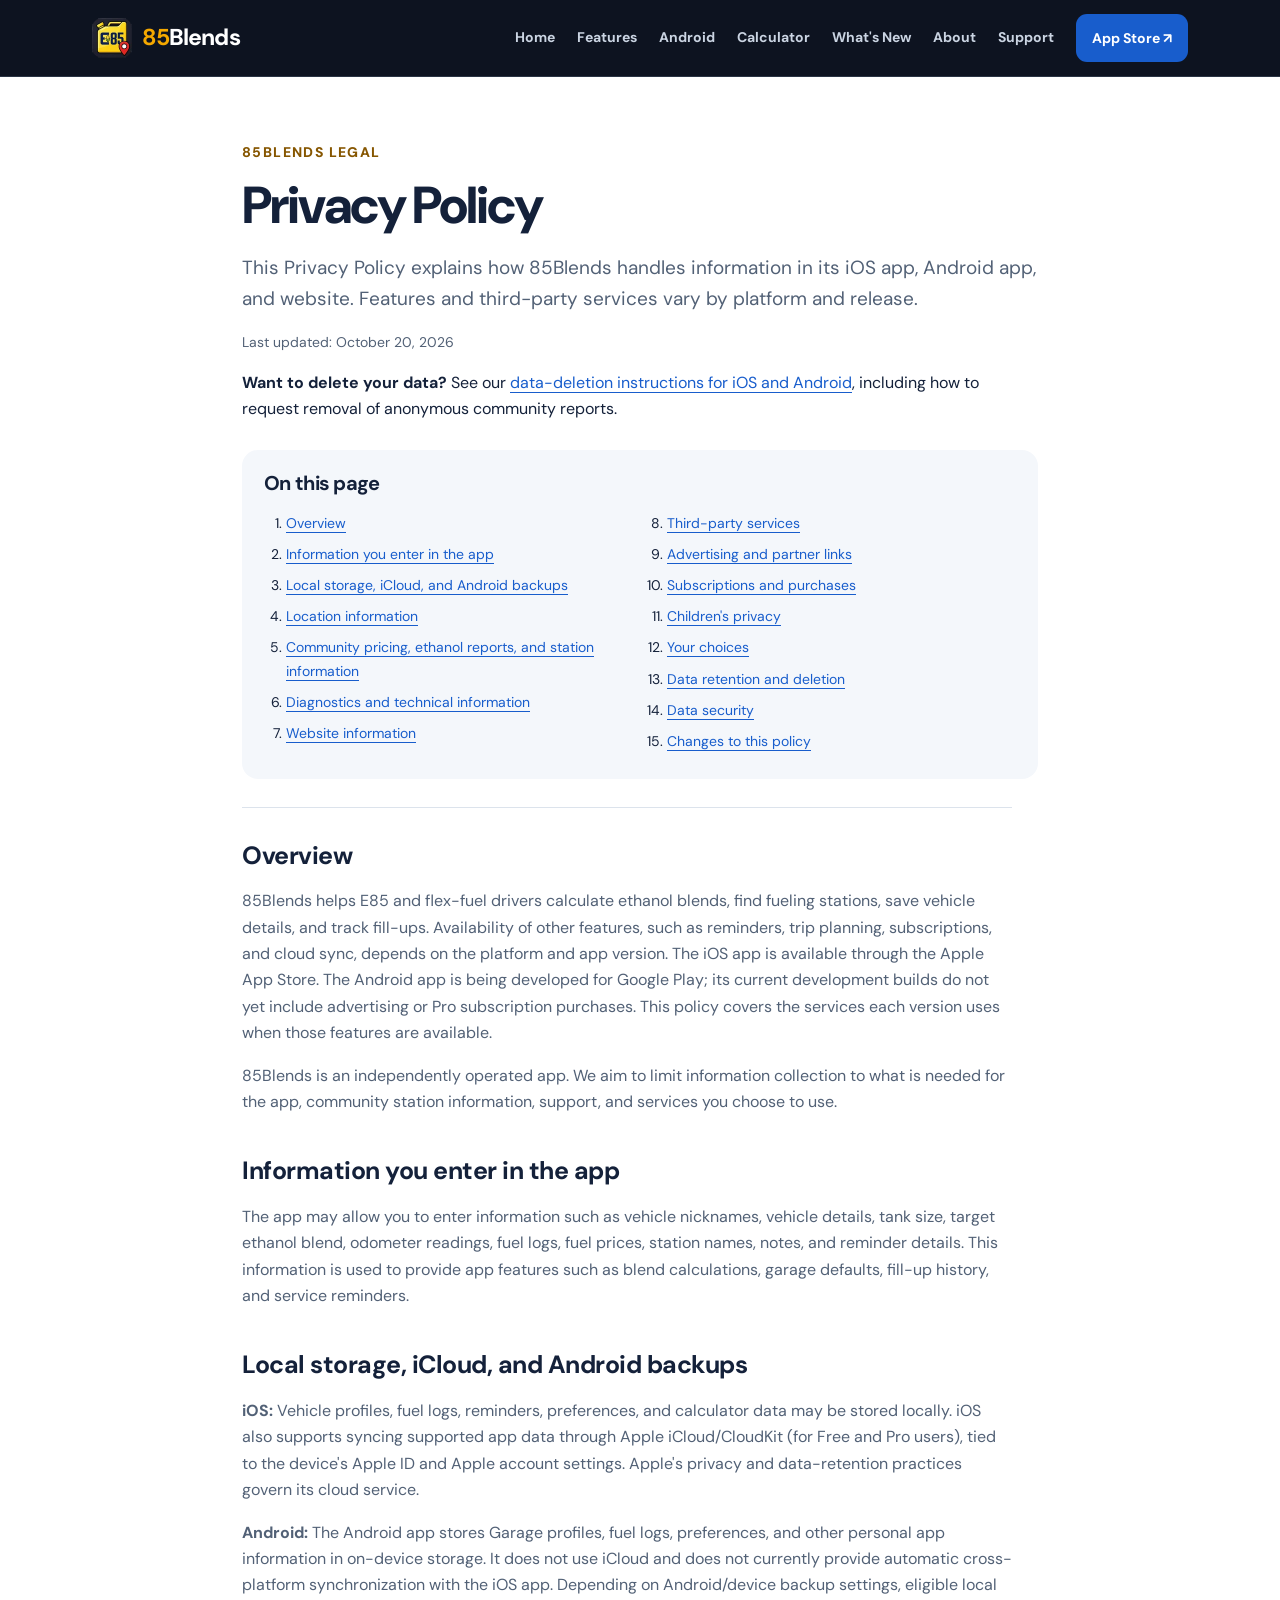
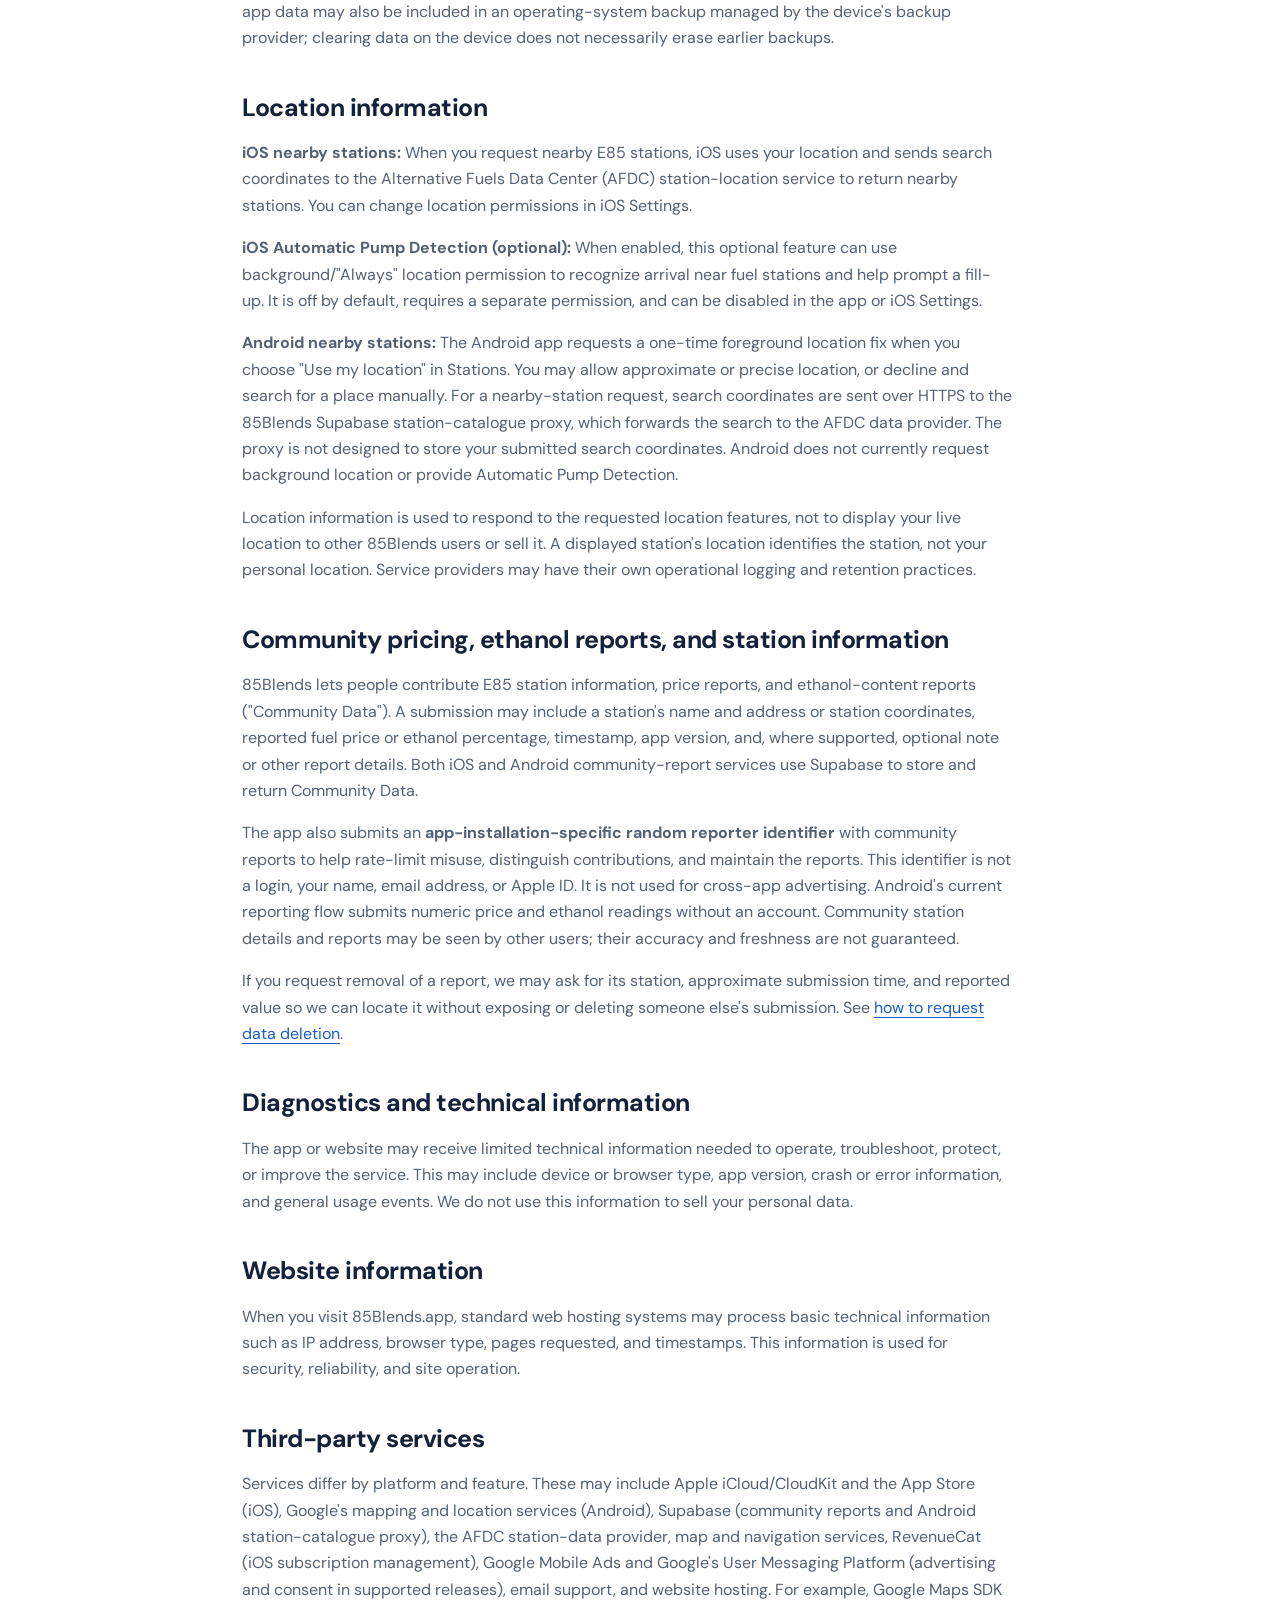
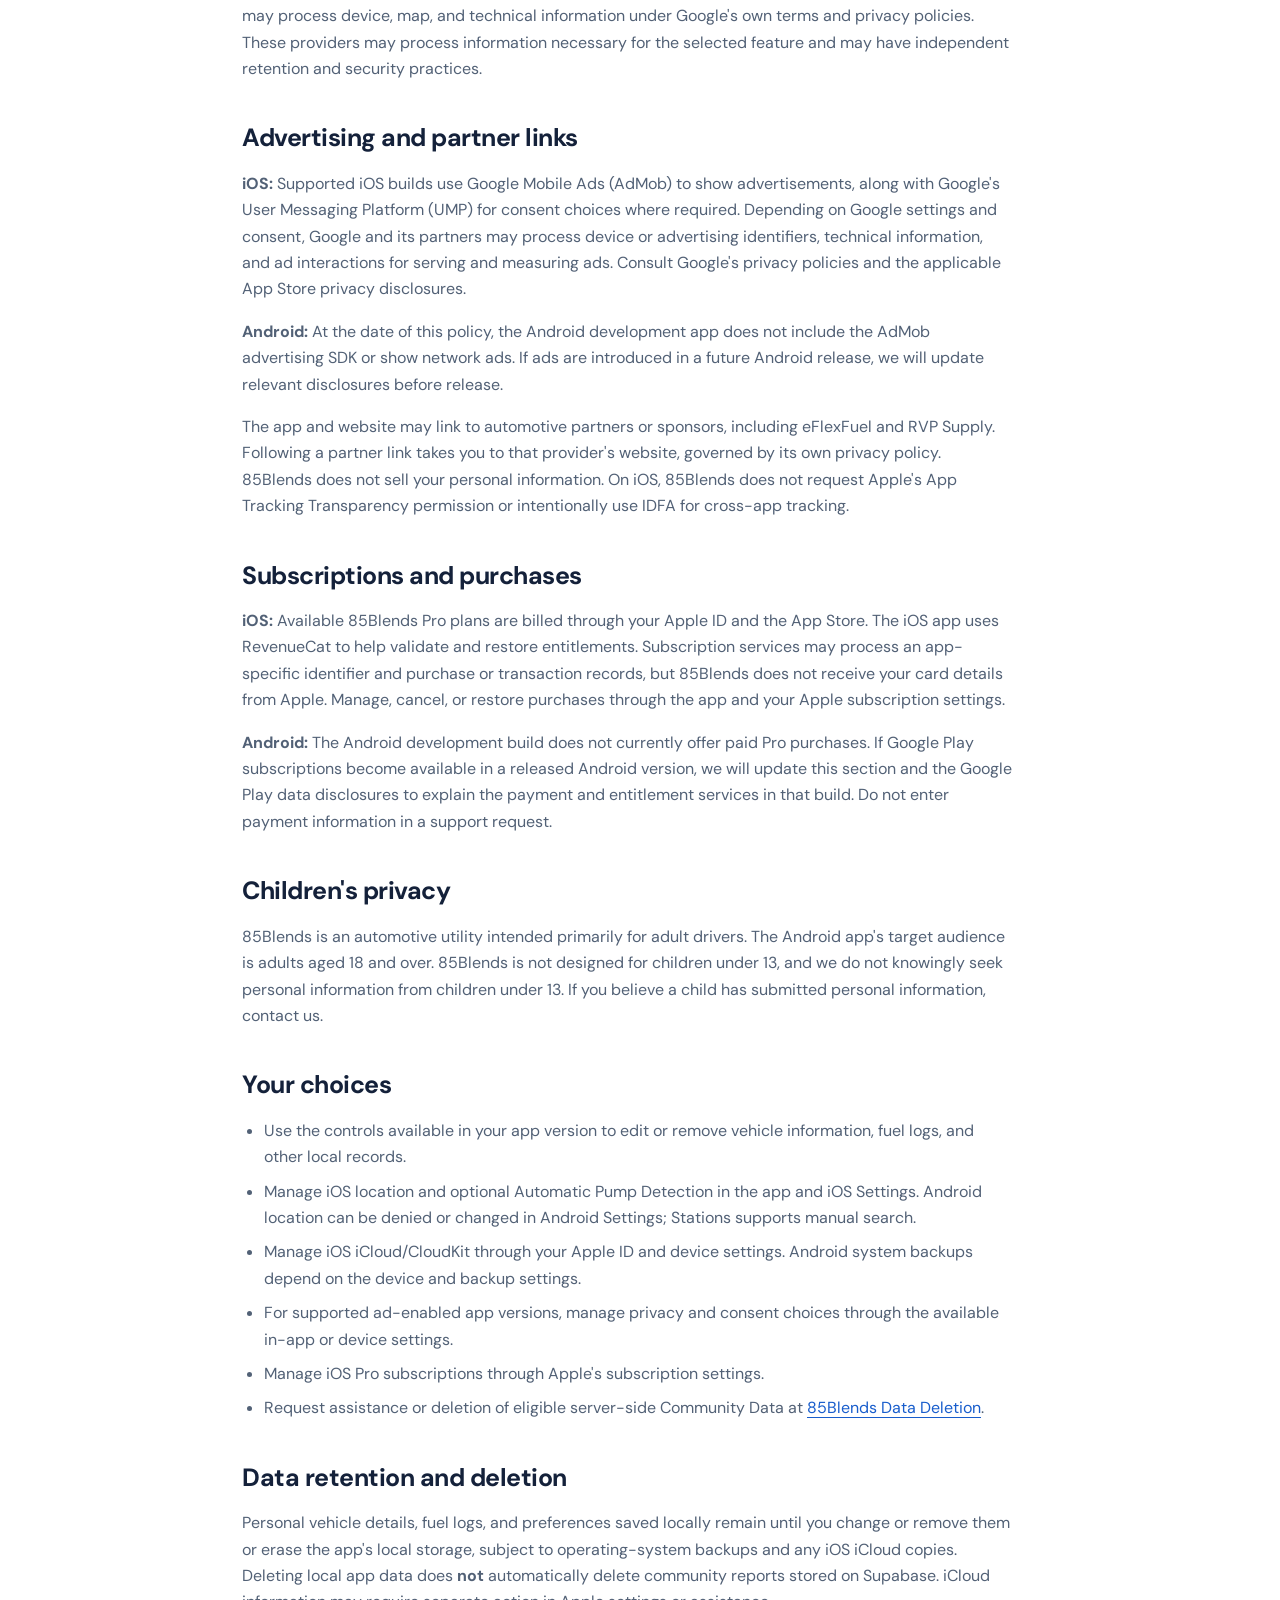
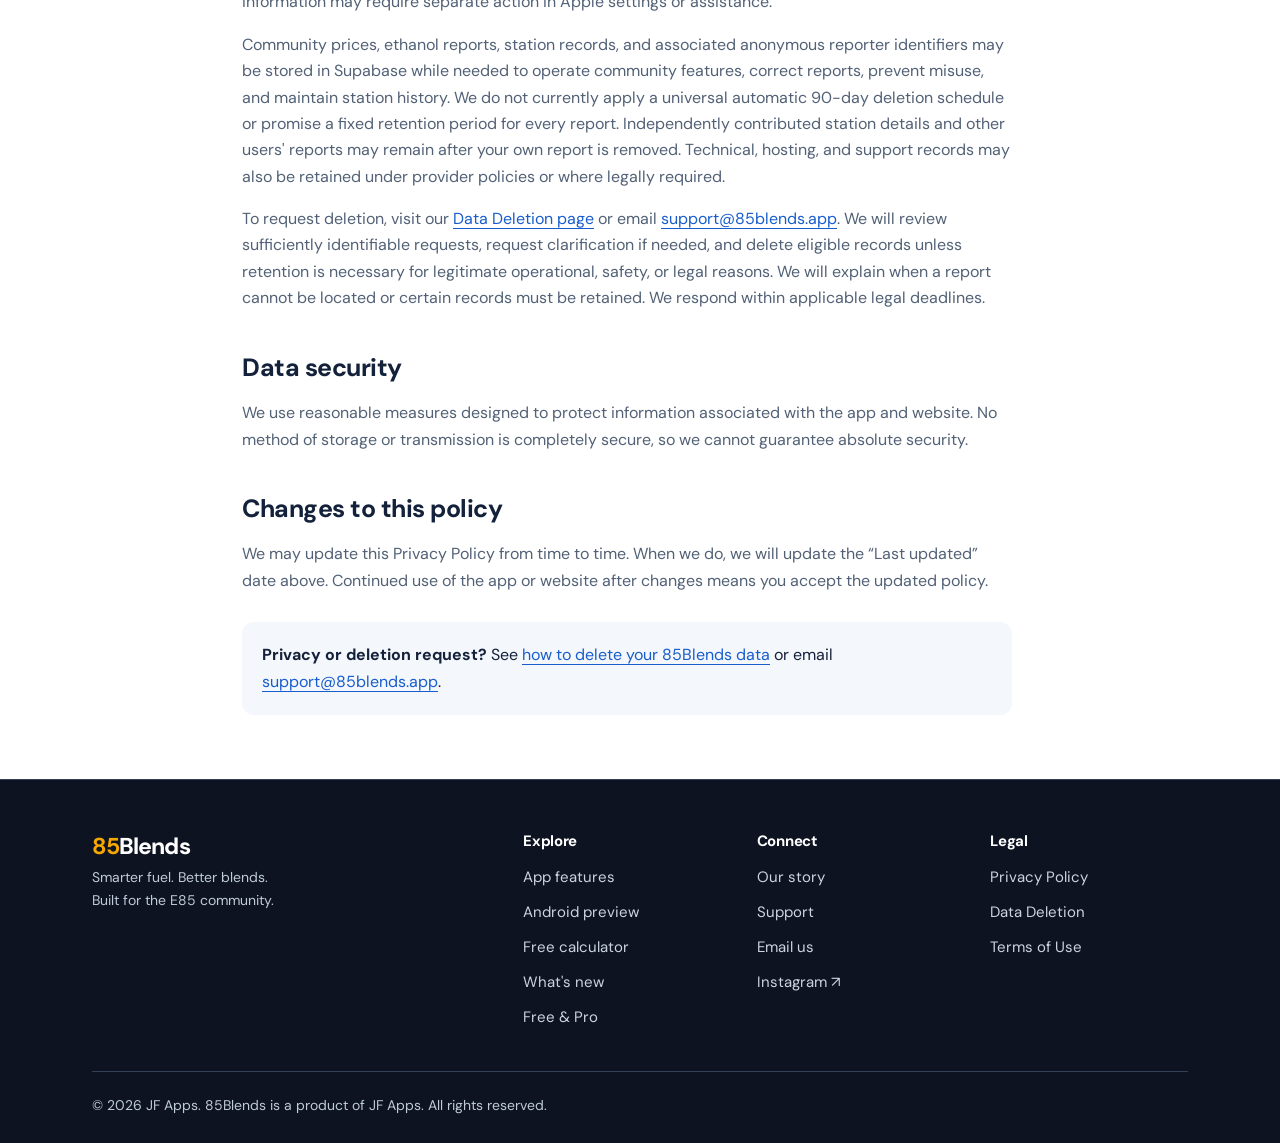
<file: privacy.html>
<!DOCTYPE html>
<html lang="en">
<head>
  <meta charset="UTF-8" />
  <meta name="viewport" content="width=device-width, initial-scale=1.0" />
  <title>Privacy Policy – 85Blends</title>
  <meta name="description" content="Read the 85Blends privacy policy, covering iOS, Android, location searches, community fuel reports, and data deletion.">
  <link rel="preconnect" href="https://fonts.googleapis.com" />
  <link rel="preconnect" href="https://fonts.gstatic.com" crossorigin />
  <link href="https://fonts.googleapis.com/css2?family=Bebas+Neue&amp;family=DM+Sans:ital,wght@0,400;0,500;0,600;0,700;0,800;1,400;1,700&amp;display=swap" rel="stylesheet" />


  <link rel="canonical" href="https://85blends.app/privacy.html" />
  <link rel="icon" href="/assets/app-icon-small.png" />
  <link rel="apple-touch-icon" href="/assets/app-icon-small.png" />
  <link rel="manifest" href="/site.webmanifest" />
  <meta name="apple-itunes-app" content="app-id=6762037468" />
  <meta property="og:type" content="website" />
  <meta property="og:site_name" content="85Blends" />
  <meta property="og:title" content="Privacy Policy – 85Blends" />
  <meta property="og:description" content="Read the 85Blends privacy policy, covering iOS, Android, location searches, community fuel reports, and data deletion." />
  <meta property="og:url" content="https://85blends.app/privacy.html" />
  <meta property="og:image" content="https://85blends.app/assets/main-hero.png" />
  <meta name="twitter:card" content="summary_large_image" />
  <meta name="twitter:title" content="Privacy Policy – 85Blends" />
  <meta name="twitter:description" content="Read the 85Blends privacy policy, covering iOS, Android, location searches, community fuel reports, and data deletion." />
  <meta name="twitter:image" content="https://85blends.app/assets/main-hero.png" />
  <script type="application/ld+json">{"@context":"https://schema.org","@type":"Organization","name":"JF Apps","url":"https://85blends.app","brand":{"@type":"Brand","name":"85Blends"},"logo":"https://85blends.app/assets/app-icon-small.png","sameAs":["https://www.instagram.com/85blendsapp/"]}</script>
  <script type="application/ld+json">{"@context":"https://schema.org","@type":"BreadcrumbList","itemListElement":[{"@type":"ListItem","position":1,"name":"85Blends","item":"https://85blends.app/"},{"@type":"ListItem","position":2,"name":"Privacy Policy","item":"https://85blends.app/privacy.html"}]}</script>
<link rel="stylesheet" href="/assets/site.css">
<script defer src="/assets/fuel-math.js">
</script>
<script defer src="/assets/site.js">
</script>
</head>
<body>
<a class="skip-link" href="#main-content">Skip to content</a>
<header class="site-header">
<div class="wrap header-inner">
<a class="brand" href="/" aria-label="85Blends home">
<img src="/assets/app-icon-small.webp" alt="" width="40" height="40"><span><b>85</b>Blends</span>
</a>
<nav class="desktop-nav" aria-label="Main navigation">
<a href="/">Home</a>
<a href="/features.html">Features</a>
<a href="/android.html">Android</a>
<a href="/e85-calculator.html">Calculator</a>
<a href="/whats-new.html">What's New</a>
<a href="/about.html">About</a>
<a href="/support.html">Support</a>
<a class="button" href="https://apps.apple.com/us/app/85blends/id6762037468" target="_blank" rel="noopener noreferrer">App Store ↗</a>
</nav>
<button id="menu-toggle" class="menu-toggle" aria-label="Open navigation" aria-expanded="false" aria-controls="mobile-navigation"><svg width="20" height="20" viewBox="0 0 24 24" fill="none" stroke="currentColor" stroke-width="2" aria-hidden="true"><path d="M4 6h16M4 12h16M4 18h16"/></svg>Menu</button>
</div>
<nav id="mobile-navigation" class="mobile-nav" aria-label="Mobile navigation" hidden>
<div class="wrap">
<a href="/">Home</a>
<a href="/features.html">Features</a>
<a href="/android.html">Android</a>
<a href="/e85-calculator.html">Calculator</a>
<a href="/whats-new.html">What's New</a>
<a href="/about.html">About</a>
<a href="/support.html">Support</a>
<div class="legal-links">
<a href="/privacy.html" aria-current="page">Privacy</a>
<a href="/data-deletion.html">Delete data</a>
<a href="/terms.html">Terms</a>
</div>
<a class="button" href="https://apps.apple.com/us/app/85blends/id6762037468" target="_blank" rel="noopener noreferrer">Download on the App Store ↗</a>
</div>
</nav>
</header>
<noscript>
<nav class="wrap jump-links" aria-label="Page navigation">
<a href="/">Home</a>
<a href="/features.html">Features</a>
<a href="/android.html">Android</a>
<a href="/e85-calculator.html">Calculator</a>
<a href="/whats-new.html">What's New</a>
<a href="/about.html">About</a>
<a href="/support.html">Support</a>
</nav></noscript>
<main id="main-content" class="wrap reading-page">
    <div class="eyebrow">85Blends legal</div>
    <h1>Privacy Policy</h1>
    <p class="intro">This Privacy Policy explains how 85Blends handles information in its iOS app, Android app, and website. Features and third-party services vary by platform and release.</p>
    <p class="updated">Last updated: October 20, 2026</p>
    <div class="notice"><strong>Want to delete your data?</strong> See our <a href="/data-deletion.html">data-deletion instructions for iOS and Android</a>, including how to request removal of anonymous community reports.</div>

    <nav class="toc" aria-label="Contents">
<h2>On this page</h2>
<ol>
<li>
<a href="#policy-1">Overview</a>
</li>
<li>
<a href="#policy-2">Information you enter in the app</a>
</li>
<li>
<a href="#policy-3">Local storage, iCloud, and Android backups</a>
</li>
<li>
<a href="#policy-4">Location information</a>
</li>
<li>
<a href="#policy-5">Community pricing, ethanol reports, and station information</a>
</li>
<li>
<a href="#policy-6">Diagnostics and technical information</a>
</li>
<li>
<a href="#policy-7">Website information</a>
</li>
<li>
<a href="#policy-8">Third-party services</a>
</li>
<li>
<a href="#policy-9">Advertising and partner links</a>
</li>
<li>
<a href="#policy-10">Subscriptions and purchases</a>
</li>
<li>
<a href="#policy-11">Children's privacy</a>
</li>
<li>
<a href="#policy-12">Your choices</a>
</li>
<li>
<a href="#policy-13">Data retention and deletion</a>
</li>
<li>
<a href="#policy-14">Data security</a>
</li>
<li>
<a href="#policy-15">Changes to this policy</a>
</li>
</ol>
</nav>
<section class="legal-body">
<h2 id="policy-1">Overview</h2>
      <p>85Blends helps E85 and flex-fuel drivers calculate ethanol blends, find fueling stations, save vehicle details, and track fill-ups. Availability of other features, such as reminders, trip planning, subscriptions, and cloud sync, depends on the platform and app version. The iOS app is available through the Apple App Store. The Android app is being developed for Google Play; its current development builds do not yet include advertising or Pro subscription purchases. This policy covers the services each version uses when those features are available.</p>
      <p>85Blends is an independently operated app. We aim to limit information collection to what is needed for the app, community station information, support, and services you choose to use.</p>

      <h2 id="policy-2">Information you enter in the app</h2>
      <p>The app may allow you to enter information such as vehicle nicknames, vehicle details, tank size, target ethanol blend, odometer readings, fuel logs, fuel prices, station names, notes, and reminder details. This information is used to provide app features such as blend calculations, garage defaults, fill-up history, and service reminders.</p>

<h2 id="policy-3">Local storage, iCloud, and Android backups</h2>
      <p><strong>iOS:</strong> Vehicle profiles, fuel logs, reminders, preferences, and calculator data may be stored locally. iOS also supports syncing supported app data through Apple iCloud/CloudKit (for Free and Pro users), tied to the device's Apple ID and Apple account settings. Apple's privacy and data-retention practices govern its cloud service.</p>
      <p><strong>Android:</strong> The Android app stores Garage profiles, fuel logs, preferences, and other personal app information in on-device storage. It does not use iCloud and does not currently provide automatic cross-platform synchronization with the iOS app. Depending on Android/device backup settings, eligible local app data may also be included in an operating-system backup managed by the device's backup provider; clearing data on the device does not necessarily erase earlier backups.</p>

<h2 id="policy-4">Location information</h2>
      <p><strong>iOS nearby stations:</strong> When you request nearby E85 stations, iOS uses your location and sends search coordinates to the Alternative Fuels Data Center (AFDC) station-location service to return nearby stations. You can change location permissions in iOS Settings.</p>
      <p><strong>iOS Automatic Pump Detection (optional):</strong> When enabled, this optional feature can use background/"Always" location permission to recognize arrival near fuel stations and help prompt a fill-up. It is off by default, requires a separate permission, and can be disabled in the app or iOS Settings.</p>
      <p><strong>Android nearby stations:</strong> The Android app requests a one-time foreground location fix when you choose "Use my location" in Stations. You may allow approximate or precise location, or decline and search for a place manually. For a nearby-station request, search coordinates are sent over HTTPS to the 85Blends Supabase station-catalogue proxy, which forwards the search to the AFDC data provider. The proxy is not designed to store your submitted search coordinates. Android does not currently request background location or provide Automatic Pump Detection.</p>
      <p>Location information is used to respond to the requested location features, not to display your live location to other 85Blends users or sell it. A displayed station's location identifies the station, not your personal location. Service providers may have their own operational logging and retention practices.</p>

<h2 id="policy-5">Community pricing, ethanol reports, and station information</h2>
      <p>85Blends lets people contribute E85 station information, price reports, and ethanol-content reports ("Community Data"). A submission may include a station's name and address or station coordinates, reported fuel price or ethanol percentage, timestamp, app version, and, where supported, optional note or other report details. Both iOS and Android community-report services use Supabase to store and return Community Data.</p>
      <p>The app also submits an <strong>app-installation-specific random reporter identifier</strong> with community reports to help rate-limit misuse, distinguish contributions, and maintain the reports. This identifier is not a login, your name, email address, or Apple ID. It is not used for cross-app advertising. Android's current reporting flow submits numeric price and ethanol readings without an account. Community station details and reports may be seen by other users; their accuracy and freshness are not guaranteed.</p>
      <p>If you request removal of a report, we may ask for its station, approximate submission time, and reported value so we can locate it without exposing or deleting someone else's submission. See <a href="/data-deletion.html">how to request data deletion</a>.</p>

      <h2 id="policy-6">Diagnostics and technical information</h2>
      <p>The app or website may receive limited technical information needed to operate, troubleshoot, protect, or improve the service. This may include device or browser type, app version, crash or error information, and general usage events. We do not use this information to sell your personal data.</p>

      <h2 id="policy-7">Website information</h2>
      <p>When you visit 85Blends.app, standard web hosting systems may process basic technical information such as IP address, browser type, pages requested, and timestamps. This information is used for security, reliability, and site operation.</p>

<h2 id="policy-8">Third-party services</h2>
      <p>Services differ by platform and feature. These may include Apple iCloud/CloudKit and the App Store (iOS), Google's mapping and location services (Android), Supabase (community reports and Android station-catalogue proxy), the AFDC station-data provider, map and navigation services, RevenueCat (iOS subscription management), Google Mobile Ads and Google's User Messaging Platform (advertising and consent in supported releases), email support, and website hosting. For example, Google Maps SDK may process device, map, and technical information under Google's own terms and privacy policies. These providers may process information necessary for the selected feature and may have independent retention and security practices.</p>

<h2 id="policy-9">Advertising and partner links</h2>
      <p><strong>iOS:</strong> Supported iOS builds use Google Mobile Ads (AdMob) to show advertisements, along with Google's User Messaging Platform (UMP) for consent choices where required. Depending on Google settings and consent, Google and its partners may process device or advertising identifiers, technical information, and ad interactions for serving and measuring ads. Consult Google's privacy policies and the applicable App Store privacy disclosures.</p>
      <p><strong>Android:</strong> At the date of this policy, the Android development app does not include the AdMob advertising SDK or show network ads. If ads are introduced in a future Android release, we will update relevant disclosures before release.</p>
      <p>The app and website may link to automotive partners or sponsors, including eFlexFuel and RVP Supply. Following a partner link takes you to that provider's website, governed by its own privacy policy. 85Blends does not sell your personal information. On iOS, 85Blends does not request Apple's App Tracking Transparency permission or intentionally use IDFA for cross-app tracking.</p>

<h2 id="policy-10">Subscriptions and purchases</h2>
      <p><strong>iOS:</strong> Available 85Blends Pro plans are billed through your Apple ID and the App Store. The iOS app uses RevenueCat to help validate and restore entitlements. Subscription services may process an app-specific identifier and purchase or transaction records, but 85Blends does not receive your card details from Apple. Manage, cancel, or restore purchases through the app and your Apple subscription settings.</p>
      <p><strong>Android:</strong> The Android development build does not currently offer paid Pro purchases. If Google Play subscriptions become available in a released Android version, we will update this section and the Google Play data disclosures to explain the payment and entitlement services in that build. Do not enter payment information in a support request.</p>

<h2 id="policy-11">Children's privacy</h2>
      <p>85Blends is an automotive utility intended primarily for adult drivers. The Android app's target audience is adults aged 18 and over. 85Blends is not designed for children under 13, and we do not knowingly seek personal information from children under 13. If you believe a child has submitted personal information, contact us.</p>

<h2 id="policy-12">Your choices</h2>
      <ul>
        <li>Use the controls available in your app version to edit or remove vehicle information, fuel logs, and other local records.</li>
        <li>Manage iOS location and optional Automatic Pump Detection in the app and iOS Settings. Android location can be denied or changed in Android Settings; Stations supports manual search.</li>
        <li>Manage iOS iCloud/CloudKit through your Apple ID and device settings. Android system backups depend on the device and backup settings.</li>
        <li>For supported ad-enabled app versions, manage privacy and consent choices through the available in-app or device settings.</li>
        <li>Manage iOS Pro subscriptions through Apple's subscription settings.</li>
        <li>Request assistance or deletion of eligible server-side Community Data at <a href="/data-deletion.html">85Blends Data Deletion</a>.</li>
      </ul>

<h2 id="policy-13">Data retention and deletion</h2>
      <p>Personal vehicle details, fuel logs, and preferences saved locally remain until you change or remove them or erase the app's local storage, subject to operating-system backups and any iOS iCloud copies. Deleting local app data does <strong>not</strong> automatically delete community reports stored on Supabase. iCloud information may require separate action in Apple settings or assistance.</p>
      <p>Community prices, ethanol reports, station records, and associated anonymous reporter identifiers may be stored in Supabase while needed to operate community features, correct reports, prevent misuse, and maintain station history. We do not currently apply a universal automatic 90-day deletion schedule or promise a fixed retention period for every report. Independently contributed station details and other users' reports may remain after your own report is removed. Technical, hosting, and support records may also be retained under provider policies or where legally required.</p>
      <p>To request deletion, visit our <a href="/data-deletion.html">Data Deletion page</a> or email <a href="mailto:support@85blends.app?subject=85Blends%20Data%20Deletion%20Request">support@85blends.app</a>. We will review sufficiently identifiable requests, request clarification if needed, and delete eligible records unless retention is necessary for legitimate operational, safety, or legal reasons. We will explain when a report cannot be located or certain records must be retained. We respond within applicable legal deadlines.</p>

      <h2 id="policy-14">Data security</h2>
      <p>We use reasonable measures designed to protect information associated with the app and website. No method of storage or transmission is completely secure, so we cannot guarantee absolute security.</p>

      <h2 id="policy-15">Changes to this policy</h2>
      <p>We may update this Privacy Policy from time to time. When we do, we will update the “Last updated” date above. Continued use of the app or website after changes means you accept the updated policy.</p>

      <div class="notice"><strong>Privacy or deletion request?</strong> See <a href="/data-deletion.html">how to delete your 85Blends data</a> or email <a href="mailto:support@85blends.app">support@85blends.app</a>.</div>
    </section>
  </main>
<footer class="site-footer">
<div class="wrap">
<div class="footer-grid">
<div class="footer-brand">
<a class="brand" href="/"><span><b>85</b>Blends</span>
</a>
<p>Smarter fuel. Better blends.<br>Built for the E85 community.</p>
</div>
<div>
<h3>Explore</h3>
<ul>
<li>
<a href="/features.html">App features</a>
</li>
<li>
<a href="/android.html">Android preview</a>
</li>
<li>
<a href="/e85-calculator.html">Free calculator</a>
</li>
<li>
<a href="/whats-new.html">What's new</a>
</li>
<li>
<a href="/features.html#pricing">Free &amp; Pro</a>
</li>
</ul>
</div>
<div>
<h3>Connect</h3>
<ul>
<li>
<a href="/about.html">Our story</a>
</li>
<li>
<a href="/support.html">Support</a>
</li>
<li>
<a href="mailto:support@85blends.app">Email us</a>
</li>
<li>
<a href="https://www.instagram.com/85blendsapp/" target="_blank" rel="noopener noreferrer">Instagram ↗</a>
</li>
</ul>
</div>
<div>
<h3>Legal</h3>
<ul>
<li>
<a href="/privacy.html">Privacy Policy</a>
</li>
<li>
<a href="/data-deletion.html">Data Deletion</a>
</li>
<li>
<a href="/terms.html">Terms of Use</a>
</li>
</ul>
</div>
</div>
<div class="footer-bottom">© 2026 JF Apps. 85Blends is a product of JF Apps. All rights reserved.</div>
</div>
</footer>
</body>
</html>
</file>
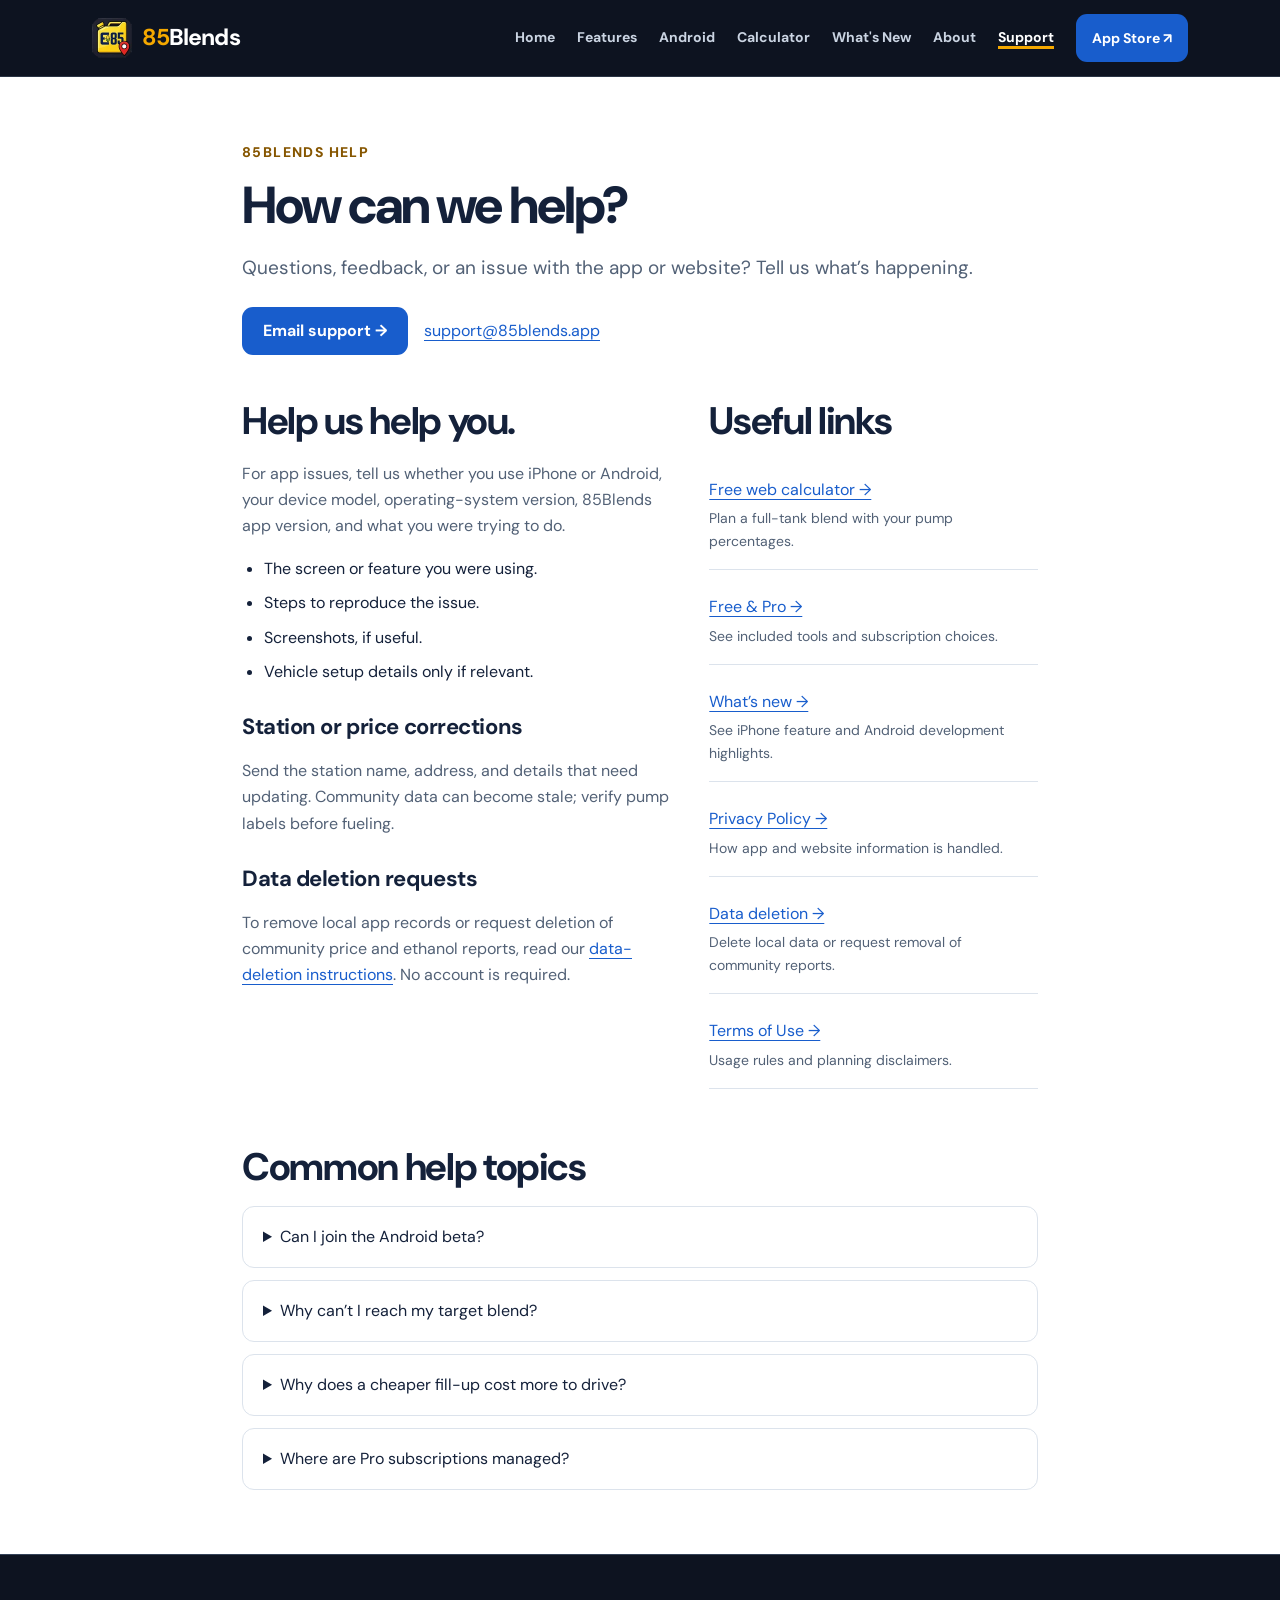
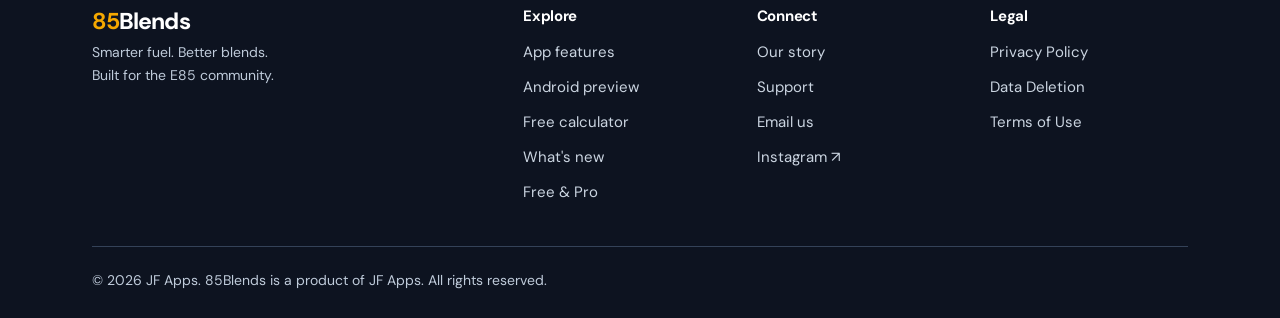
<file: support.html>
<!DOCTYPE html>
<html lang="en">
<head>
  <meta charset="UTF-8" />
  <meta name="viewport" content="width=device-width, initial-scale=1.0" />
  <title>85Blends Support</title>
  <meta name="description" content="Get help with 85Blends, review common resources, learn about the latest release, and contact support.">
  <link rel="preconnect" href="https://fonts.googleapis.com" />
  <link rel="preconnect" href="https://fonts.gstatic.com" crossorigin />
  <link href="https://fonts.googleapis.com/css2?family=Bebas+Neue&amp;family=DM+Sans:ital,wght@0,400;0,500;0,600;0,700;0,800;1,400;1,700&amp;display=swap" rel="stylesheet" />


  <link rel="canonical" href="https://85blends.app/support.html" />
  <link rel="icon" href="/assets/app-icon-small.png" />
  <link rel="apple-touch-icon" href="/assets/app-icon-small.png" />
  <link rel="manifest" href="/site.webmanifest" />
  <meta name="apple-itunes-app" content="app-id=6762037468" />
  <meta property="og:type" content="website" />
  <meta property="og:site_name" content="85Blends" />
  <meta property="og:title" content="85Blends Support" />
  <meta property="og:description" content="Get help with 85Blends, review common resources, learn about the latest release, and contact support." />
  <meta property="og:url" content="https://85blends.app/support.html" />
  <meta property="og:image" content="https://85blends.app/assets/main-hero.png" />
  <meta name="twitter:card" content="summary_large_image" />
  <meta name="twitter:title" content="85Blends Support" />
  <meta name="twitter:description" content="Get help with 85Blends, review common resources, learn about the latest release, and contact support." />
  <meta name="twitter:image" content="https://85blends.app/assets/main-hero.png" />
  <script type="application/ld+json">{"@context":"https://schema.org","@type":"Organization","name":"JF Apps","url":"https://85blends.app","brand":{"@type":"Brand","name":"85Blends"},"logo":"https://85blends.app/assets/app-icon-small.png","sameAs":["https://www.instagram.com/85blendsapp/"]}</script>
  <script type="application/ld+json">{"@context":"https://schema.org","@type":"BreadcrumbList","itemListElement":[{"@type":"ListItem","position":1,"name":"85Blends","item":"https://85blends.app/"},{"@type":"ListItem","position":2,"name":"85Blends Support","item":"https://85blends.app/support.html"}]}</script>
<link rel="stylesheet" href="/assets/site.css">
<script defer src="/assets/fuel-math.js">
</script>
<script defer src="/assets/site.js">
</script>
</head>
<body>
<a class="skip-link" href="#main-content">Skip to content</a>
<header class="site-header">
<div class="wrap header-inner">
<a class="brand" href="/" aria-label="85Blends home">
<img src="/assets/app-icon-small.webp" alt="" width="40" height="40"><span><b>85</b>Blends</span>
</a>
<nav class="desktop-nav" aria-label="Main navigation">
<a href="/">Home</a>
<a href="/features.html">Features</a>
<a href="/android.html">Android</a>
<a href="/e85-calculator.html">Calculator</a>
<a href="/whats-new.html">What's New</a>
<a href="/about.html">About</a>
<a href="/support.html" aria-current="page">Support</a>
<a class="button" href="https://apps.apple.com/us/app/85blends/id6762037468" target="_blank" rel="noopener noreferrer">App Store ↗</a>
</nav>
<button id="menu-toggle" class="menu-toggle" aria-label="Open navigation" aria-expanded="false" aria-controls="mobile-navigation"><svg width="20" height="20" viewBox="0 0 24 24" fill="none" stroke="currentColor" stroke-width="2" aria-hidden="true"><path d="M4 6h16M4 12h16M4 18h16"/></svg>Menu</button>
</div>
<nav id="mobile-navigation" class="mobile-nav" aria-label="Mobile navigation" hidden>
<div class="wrap">
<a href="/">Home</a>
<a href="/features.html">Features</a>
<a href="/android.html">Android</a>
<a href="/e85-calculator.html">Calculator</a>
<a href="/whats-new.html">What's New</a>
<a href="/about.html">About</a>
<a href="/support.html" aria-current="page">Support</a>
<div class="legal-links">
<a href="/privacy.html">Privacy</a>
<a href="/data-deletion.html">Delete data</a>
<a href="/terms.html">Terms</a>
</div>
<a class="button" href="https://apps.apple.com/us/app/85blends/id6762037468" target="_blank" rel="noopener noreferrer">Download on the App Store ↗</a>
</div>
</nav>
</header>
<noscript>
<nav class="wrap jump-links" aria-label="Page navigation">
<a href="/">Home</a>
<a href="/features.html">Features</a>
<a href="/android.html">Android</a>
<a href="/e85-calculator.html">Calculator</a>
<a href="/whats-new.html">What's New</a>
<a href="/about.html">About</a>
<a href="/support.html" aria-current="page">Support</a>
</nav></noscript>
<main id="main-content" class="wrap reading-page">
<div class="eyebrow">85Blends help</div>
<h1>How can we help?</h1>
<p class="intro">Questions, feedback, or an issue with the app or website? Tell us what’s happening.</p>
<div class="support-contact">
<a class="button" href="mailto:support@85blends.app">Email support →</a>
<a class="email-address" href="mailto:support@85blends.app">support@85blends.app</a>
</div>
<div class="support-grid">
<section>
<h2>Help us help you.</h2>
<p>For app issues, tell us whether you use iPhone or Android, your device model, operating-system version, 85Blends app version, and what you were trying to do.</p>
<ul>
<li>The screen or feature you were using.</li>
<li>Steps to reproduce the issue.</li>
<li>Screenshots, if useful.</li>
<li>Vehicle setup details only if relevant.</li>
</ul>
<h3 style="margin-top:28px">Station or price corrections</h3>
<p>Send the station name, address, and details that need updating. Community data can become stale; verify pump labels before fueling.</p>
<h3 style="margin-top:28px">Data deletion requests</h3>
<p>To remove local app records or request deletion of community price and ethanol reports, read our <a href="/data-deletion.html">data-deletion instructions</a>. No account is required.</p>
</section>
<aside>
<h2>Useful links</h2>
<ul class="help-links">
<li>
<a href="/e85-calculator.html">Free web calculator →</a>
<p>Plan a full-tank blend with your pump percentages.</p>
</li>
<li>
<a href="/features.html#pricing">Free &amp; Pro →</a>
<p>See included tools and subscription choices.</p>
</li>
<li>
<a href="/whats-new.html">What’s new →</a>
<p>See iPhone feature and Android development highlights.</p>
</li>
<li>
<a href="/privacy.html">Privacy Policy →</a>
<p>How app and website information is handled.</p>
</li>
<li>
<a href="/data-deletion.html">Data deletion →</a>
<p>Delete local data or request removal of community reports.</p>
</li>
<li>
<a href="/terms.html">Terms of Use →</a>
<p>Usage rules and planning disclaimers.</p>
</li>
</ul>
</aside>
</div>
<section class="help-topics">
<h2>Common help topics</h2>
<details><summary>Can I join the Android beta?</summary><p>Not yet. The Android app is undergoing private device testing. When Google Play closed testing opens, we will announce it on <a href="https://www.instagram.com/85blendsapp/" target="_blank" rel="noopener noreferrer">@85blendsapp</a>. You will be able to DM us for an invitation then. <a href="/android.html">View Android progress →</a></p></details>
<details>
<summary>Why can’t I reach my target blend?</summary>
<p>The fuel already in your tank and the pump percentages limit the range you can reach when filling it. The <a href="/e85-calculator.html">web calculator</a> shows the reachable range. Recheck measured values rather than assuming every E85 pump contains 85% ethanol.</p>
</details>
<details>
<summary>Why does a cheaper fill-up cost more to drive?</summary>
<p>Higher ethanol blends can reduce MPG. The homepage comparison separates fill-up price from estimated cost per 100 miles, so you can compare the same driving distance.</p>
</details>
<details>
<summary>Where are Pro subscriptions managed?</summary>
<p>iPhone Pro subscriptions are purchased and managed through the App Store and Apple subscription settings. Android development builds do not offer Pro purchases. If your iPhone entitlement is incorrect, email us with the app version and issue details; never send payment details.</p>
</details>
</section>
</main>
<footer class="site-footer">
<div class="wrap">
<div class="footer-grid">
<div class="footer-brand">
<a class="brand" href="/"><span><b>85</b>Blends</span>
</a>
<p>Smarter fuel. Better blends.<br>Built for the E85 community.</p>
</div>
<div>
<h3>Explore</h3>
<ul>
<li>
<a href="/features.html">App features</a>
</li>
<li>
<a href="/android.html">Android preview</a>
</li>
<li>
<a href="/e85-calculator.html">Free calculator</a>
</li>
<li>
<a href="/whats-new.html">What's new</a>
</li>
<li>
<a href="/features.html#pricing">Free &amp; Pro</a>
</li>
</ul>
</div>
<div>
<h3>Connect</h3>
<ul>
<li>
<a href="/about.html">Our story</a>
</li>
<li>
<a href="/support.html">Support</a>
</li>
<li>
<a href="mailto:support@85blends.app">Email us</a>
</li>
<li>
<a href="https://www.instagram.com/85blendsapp/" target="_blank" rel="noopener noreferrer">Instagram ↗</a>
</li>
</ul>
</div>
<div>
<h3>Legal</h3>
<ul>
<li>
<a href="/privacy.html">Privacy Policy</a>
</li>
<li>
<a href="/data-deletion.html">Data Deletion</a>
</li>
<li>
<a href="/terms.html">Terms of Use</a>
</li>
</ul>
</div>
</div>
<div class="footer-bottom">© 2026 JF Apps. 85Blends is a product of JF Apps. All rights reserved.</div>
</div>
</footer>
</body>
</html>
</file>
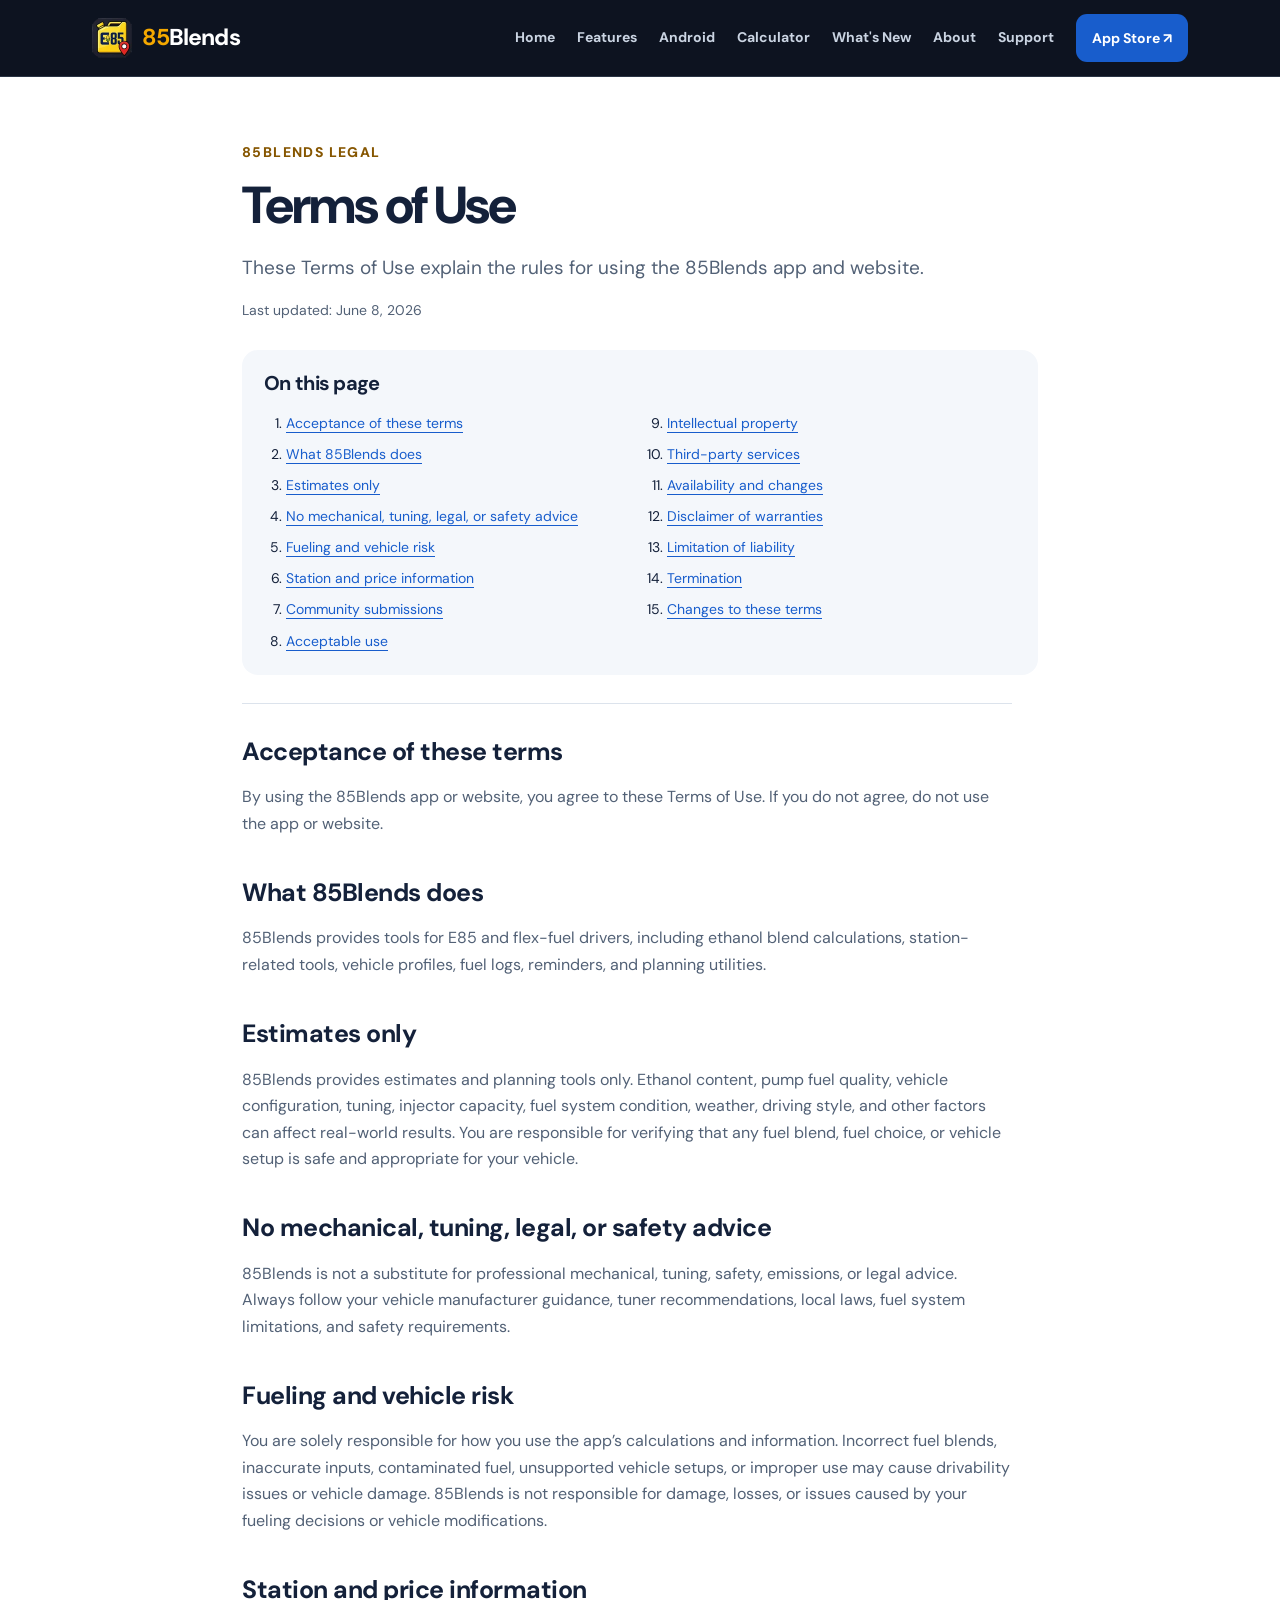
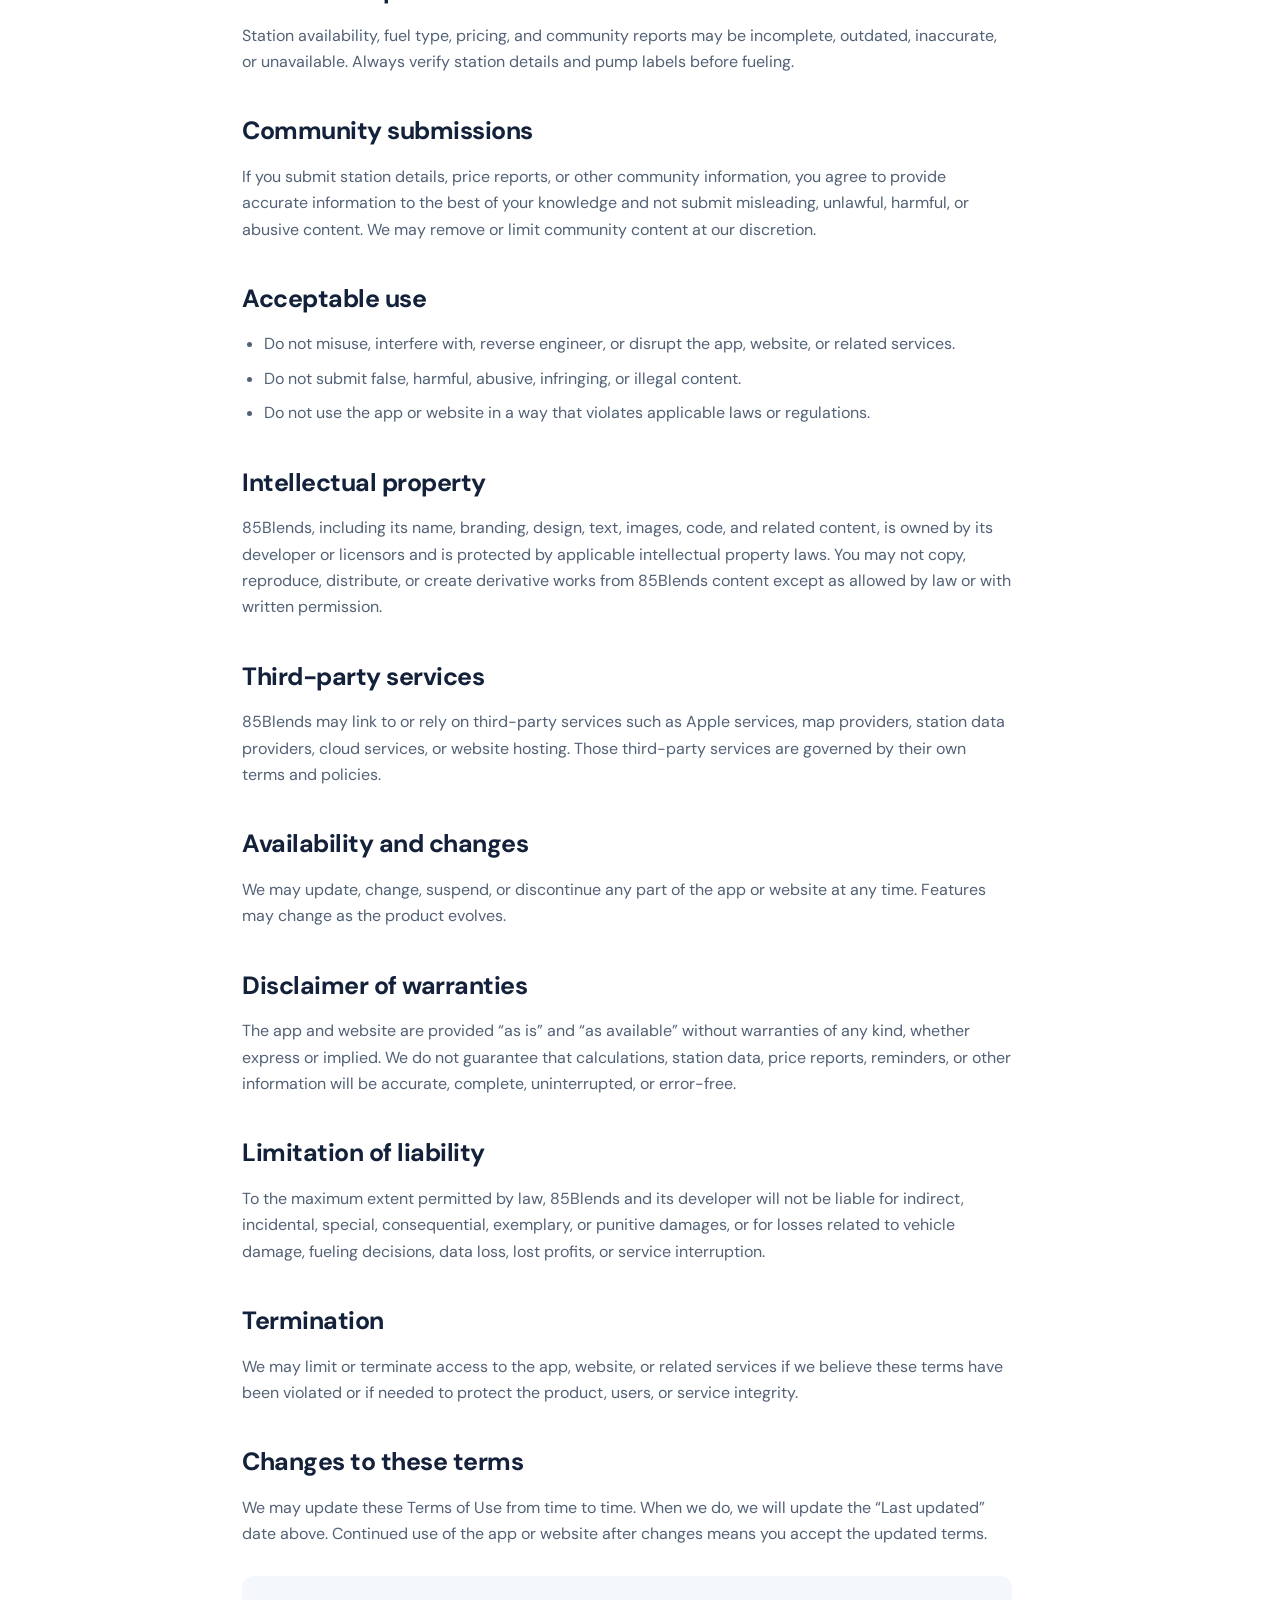
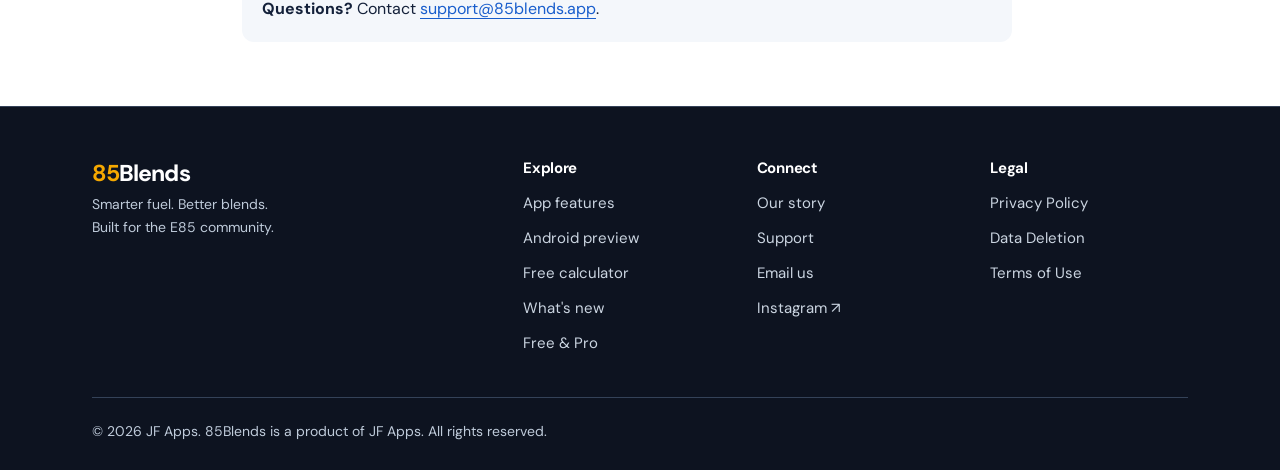
<file: terms.html>
<!DOCTYPE html>
<html lang="en">
<head>
  <meta charset="UTF-8" />
  <meta name="viewport" content="width=device-width, initial-scale=1.0" />
  <title>Terms of Use – 85Blends</title>
  <meta name="description" content="Read the 85Blends terms of use covering our iOS app, Android development app, and website.">
  <link rel="preconnect" href="https://fonts.googleapis.com" />
  <link rel="preconnect" href="https://fonts.gstatic.com" crossorigin />
  <link href="https://fonts.googleapis.com/css2?family=Bebas+Neue&amp;family=DM+Sans:ital,wght@0,400;0,500;0,600;0,700;0,800;1,400;1,700&amp;display=swap" rel="stylesheet" />


  <link rel="canonical" href="https://85blends.app/terms.html" />
  <link rel="icon" href="/assets/app-icon-small.png" />
  <link rel="apple-touch-icon" href="/assets/app-icon-small.png" />
  <link rel="manifest" href="/site.webmanifest" />
  <meta name="apple-itunes-app" content="app-id=6762037468" />
  <meta property="og:type" content="website" />
  <meta property="og:site_name" content="85Blends" />
  <meta property="og:title" content="Terms of Use – 85Blends" />
  <meta property="og:description" content="Read the 85Blends terms of use covering our iOS app, Android development app, and website." />
  <meta property="og:url" content="https://85blends.app/terms.html" />
  <meta property="og:image" content="https://85blends.app/assets/main-hero.png" />
  <meta name="twitter:card" content="summary_large_image" />
  <meta name="twitter:title" content="Terms of Use – 85Blends" />
  <meta name="twitter:description" content="Read the 85Blends terms of use covering our iOS app, Android development app, and website." />
  <meta name="twitter:image" content="https://85blends.app/assets/main-hero.png" />
  <script type="application/ld+json">{"@context":"https://schema.org","@type":"Organization","name":"JF Apps","url":"https://85blends.app","brand":{"@type":"Brand","name":"85Blends"},"logo":"https://85blends.app/assets/app-icon-small.png","sameAs":["https://www.instagram.com/85blendsapp/"]}</script>
  <script type="application/ld+json">{"@context":"https://schema.org","@type":"BreadcrumbList","itemListElement":[{"@type":"ListItem","position":1,"name":"85Blends","item":"https://85blends.app/"},{"@type":"ListItem","position":2,"name":"Terms of Use","item":"https://85blends.app/terms.html"}]}</script>
<link rel="stylesheet" href="/assets/site.css">
<script defer src="/assets/fuel-math.js">
</script>
<script defer src="/assets/site.js">
</script>
</head>
<body>
<a class="skip-link" href="#main-content">Skip to content</a>
<header class="site-header">
<div class="wrap header-inner">
<a class="brand" href="/" aria-label="85Blends home">
<img src="/assets/app-icon-small.webp" alt="" width="40" height="40"><span><b>85</b>Blends</span>
</a>
<nav class="desktop-nav" aria-label="Main navigation">
<a href="/">Home</a>
<a href="/features.html">Features</a>
<a href="/android.html">Android</a>
<a href="/e85-calculator.html">Calculator</a>
<a href="/whats-new.html">What's New</a>
<a href="/about.html">About</a>
<a href="/support.html">Support</a>
<a class="button" href="https://apps.apple.com/us/app/85blends/id6762037468" target="_blank" rel="noopener noreferrer">App Store ↗</a>
</nav>
<button id="menu-toggle" class="menu-toggle" aria-label="Open navigation" aria-expanded="false" aria-controls="mobile-navigation"><svg width="20" height="20" viewBox="0 0 24 24" fill="none" stroke="currentColor" stroke-width="2" aria-hidden="true"><path d="M4 6h16M4 12h16M4 18h16"/></svg>Menu</button>
</div>
<nav id="mobile-navigation" class="mobile-nav" aria-label="Mobile navigation" hidden>
<div class="wrap">
<a href="/">Home</a>
<a href="/features.html">Features</a>
<a href="/android.html">Android</a>
<a href="/e85-calculator.html">Calculator</a>
<a href="/whats-new.html">What's New</a>
<a href="/about.html">About</a>
<a href="/support.html">Support</a>
<div class="legal-links">
<a href="/privacy.html">Privacy</a>
<a href="/data-deletion.html">Delete data</a>
<a href="/terms.html" aria-current="page">Terms</a>
</div>
<a class="button" href="https://apps.apple.com/us/app/85blends/id6762037468" target="_blank" rel="noopener noreferrer">Download on the App Store ↗</a>
</div>
</nav>
</header>
<noscript>
<nav class="wrap jump-links" aria-label="Page navigation">
<a href="/">Home</a>
<a href="/features.html">Features</a>
<a href="/android.html">Android</a>
<a href="/e85-calculator.html">Calculator</a>
<a href="/whats-new.html">What's New</a>
<a href="/about.html">About</a>
<a href="/support.html">Support</a>
</nav></noscript>
<main id="main-content" class="wrap reading-page">
    <div class="eyebrow">85Blends legal</div>
    <h1>Terms of Use</h1>
    <p class="intro">These Terms of Use explain the rules for using the 85Blends app and website.</p>
    <p class="updated">Last updated: June 8, 2026</p>

    <nav class="toc" aria-label="Contents">
<h2>On this page</h2>
<ol>
<li>
<a href="#policy-1">Acceptance of these terms</a>
</li>
<li>
<a href="#policy-2">What 85Blends does</a>
</li>
<li>
<a href="#policy-3">Estimates only</a>
</li>
<li>
<a href="#policy-4">No mechanical, tuning, legal, or safety advice</a>
</li>
<li>
<a href="#policy-5">Fueling and vehicle risk</a>
</li>
<li>
<a href="#policy-6">Station and price information</a>
</li>
<li>
<a href="#policy-7">Community submissions</a>
</li>
<li>
<a href="#policy-8">Acceptable use</a>
</li>
<li>
<a href="#policy-9">Intellectual property</a>
</li>
<li>
<a href="#policy-10">Third-party services</a>
</li>
<li>
<a href="#policy-11">Availability and changes</a>
</li>
<li>
<a href="#policy-12">Disclaimer of warranties</a>
</li>
<li>
<a href="#policy-13">Limitation of liability</a>
</li>
<li>
<a href="#policy-14">Termination</a>
</li>
<li>
<a href="#policy-15">Changes to these terms</a>
</li>
</ol>
</nav>
<section class="legal-body">
      <h2 id="policy-1">Acceptance of these terms</h2>
      <p>By using the 85Blends app or website, you agree to these Terms of Use. If you do not agree, do not use the app or website.</p>

      <h2 id="policy-2">What 85Blends does</h2>
      <p>85Blends provides tools for E85 and flex-fuel drivers, including ethanol blend calculations, station-related tools, vehicle profiles, fuel logs, reminders, and planning utilities.</p>

      <h2 id="policy-3">Estimates only</h2>
      <p>85Blends provides estimates and planning tools only. Ethanol content, pump fuel quality, vehicle configuration, tuning, injector capacity, fuel system condition, weather, driving style, and other factors can affect real-world results. You are responsible for verifying that any fuel blend, fuel choice, or vehicle setup is safe and appropriate for your vehicle.</p>

      <h2 id="policy-4">No mechanical, tuning, legal, or safety advice</h2>
      <p>85Blends is not a substitute for professional mechanical, tuning, safety, emissions, or legal advice. Always follow your vehicle manufacturer guidance, tuner recommendations, local laws, fuel system limitations, and safety requirements.</p>

      <h2 id="policy-5">Fueling and vehicle risk</h2>
      <p>You are solely responsible for how you use the app’s calculations and information. Incorrect fuel blends, inaccurate inputs, contaminated fuel, unsupported vehicle setups, or improper use may cause drivability issues or vehicle damage. 85Blends is not responsible for damage, losses, or issues caused by your fueling decisions or vehicle modifications.</p>

      <h2 id="policy-6">Station and price information</h2>
      <p>Station availability, fuel type, pricing, and community reports may be incomplete, outdated, inaccurate, or unavailable. Always verify station details and pump labels before fueling.</p>

      <h2 id="policy-7">Community submissions</h2>
      <p>If you submit station details, price reports, or other community information, you agree to provide accurate information to the best of your knowledge and not submit misleading, unlawful, harmful, or abusive content. We may remove or limit community content at our discretion.</p>

      <h2 id="policy-8">Acceptable use</h2>
      <ul>
        <li>Do not misuse, interfere with, reverse engineer, or disrupt the app, website, or related services.</li>
        <li>Do not submit false, harmful, abusive, infringing, or illegal content.</li>
        <li>Do not use the app or website in a way that violates applicable laws or regulations.</li>
      </ul>

      <h2 id="policy-9">Intellectual property</h2>
      <p>85Blends, including its name, branding, design, text, images, code, and related content, is owned by its developer or licensors and is protected by applicable intellectual property laws. You may not copy, reproduce, distribute, or create derivative works from 85Blends content except as allowed by law or with written permission.</p>

      <h2 id="policy-10">Third-party services</h2>
      <p>85Blends may link to or rely on third-party services such as Apple services, map providers, station data providers, cloud services, or website hosting. Those third-party services are governed by their own terms and policies.</p>

      <h2 id="policy-11">Availability and changes</h2>
      <p>We may update, change, suspend, or discontinue any part of the app or website at any time. Features may change as the product evolves.</p>

      <h2 id="policy-12">Disclaimer of warranties</h2>
      <p>The app and website are provided “as is” and “as available” without warranties of any kind, whether express or implied. We do not guarantee that calculations, station data, price reports, reminders, or other information will be accurate, complete, uninterrupted, or error-free.</p>

      <h2 id="policy-13">Limitation of liability</h2>
      <p>To the maximum extent permitted by law, 85Blends and its developer will not be liable for indirect, incidental, special, consequential, exemplary, or punitive damages, or for losses related to vehicle damage, fueling decisions, data loss, lost profits, or service interruption.</p>

      <h2 id="policy-14">Termination</h2>
      <p>We may limit or terminate access to the app, website, or related services if we believe these terms have been violated or if needed to protect the product, users, or service integrity.</p>

      <h2 id="policy-15">Changes to these terms</h2>
      <p>We may update these Terms of Use from time to time. When we do, we will update the “Last updated” date above. Continued use of the app or website after changes means you accept the updated terms.</p>

      <div class="notice"><strong>Questions?</strong> Contact <a href="mailto:support@85blends.app">support@85blends.app</a>.</div>
    </section>
  </main>
<footer class="site-footer">
<div class="wrap">
<div class="footer-grid">
<div class="footer-brand">
<a class="brand" href="/"><span><b>85</b>Blends</span>
</a>
<p>Smarter fuel. Better blends.<br>Built for the E85 community.</p>
</div>
<div>
<h3>Explore</h3>
<ul>
<li>
<a href="/features.html">App features</a>
</li>
<li>
<a href="/android.html">Android preview</a>
</li>
<li>
<a href="/e85-calculator.html">Free calculator</a>
</li>
<li>
<a href="/whats-new.html">What's new</a>
</li>
<li>
<a href="/features.html#pricing">Free &amp; Pro</a>
</li>
</ul>
</div>
<div>
<h3>Connect</h3>
<ul>
<li>
<a href="/about.html">Our story</a>
</li>
<li>
<a href="/support.html">Support</a>
</li>
<li>
<a href="mailto:support@85blends.app">Email us</a>
</li>
<li>
<a href="https://www.instagram.com/85blendsapp/" target="_blank" rel="noopener noreferrer">Instagram ↗</a>
</li>
</ul>
</div>
<div>
<h3>Legal</h3>
<ul>
<li>
<a href="/privacy.html">Privacy Policy</a>
</li>
<li>
<a href="/data-deletion.html">Data Deletion</a>
</li>
<li>
<a href="/terms.html">Terms of Use</a>
</li>
</ul>
</div>
</div>
<div class="footer-bottom">© 2026 JF Apps. 85Blends is a product of JF Apps. All rights reserved.</div>
</div>
</footer>
</body>
</html>
</file>
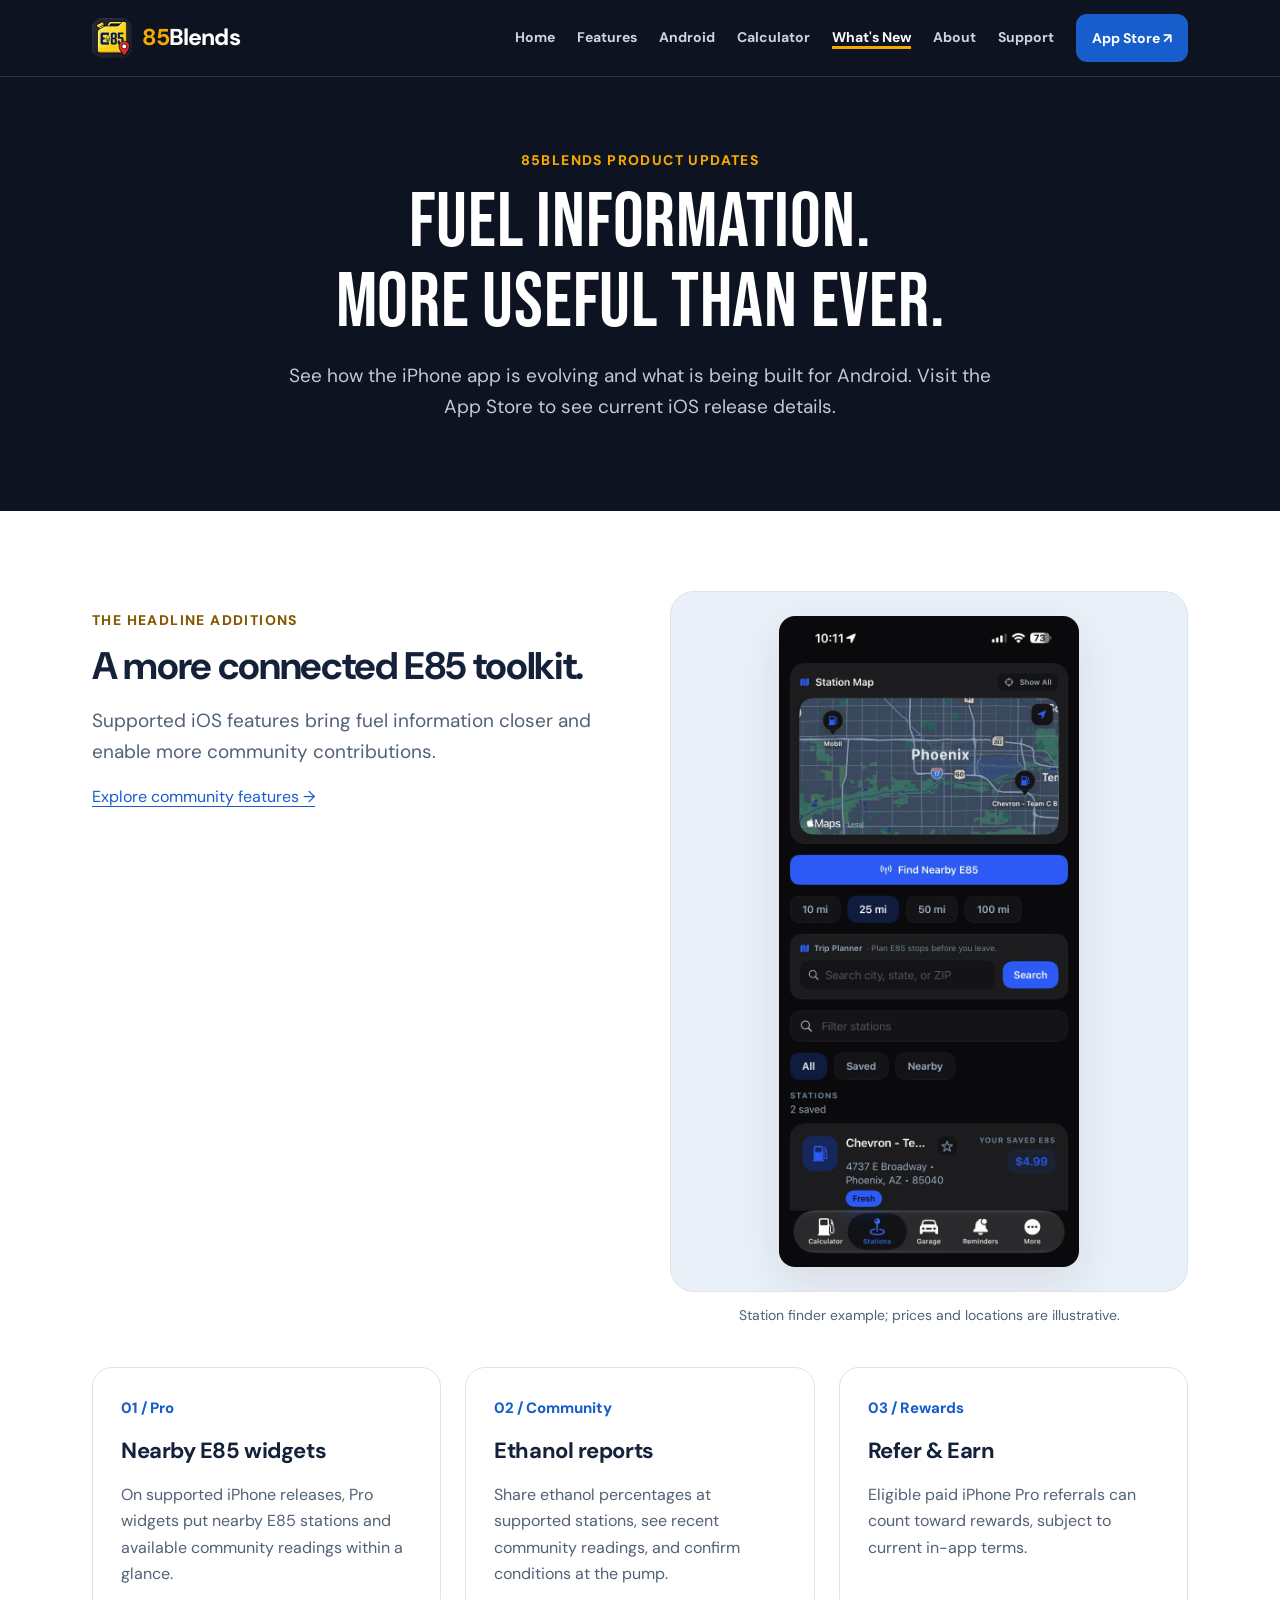
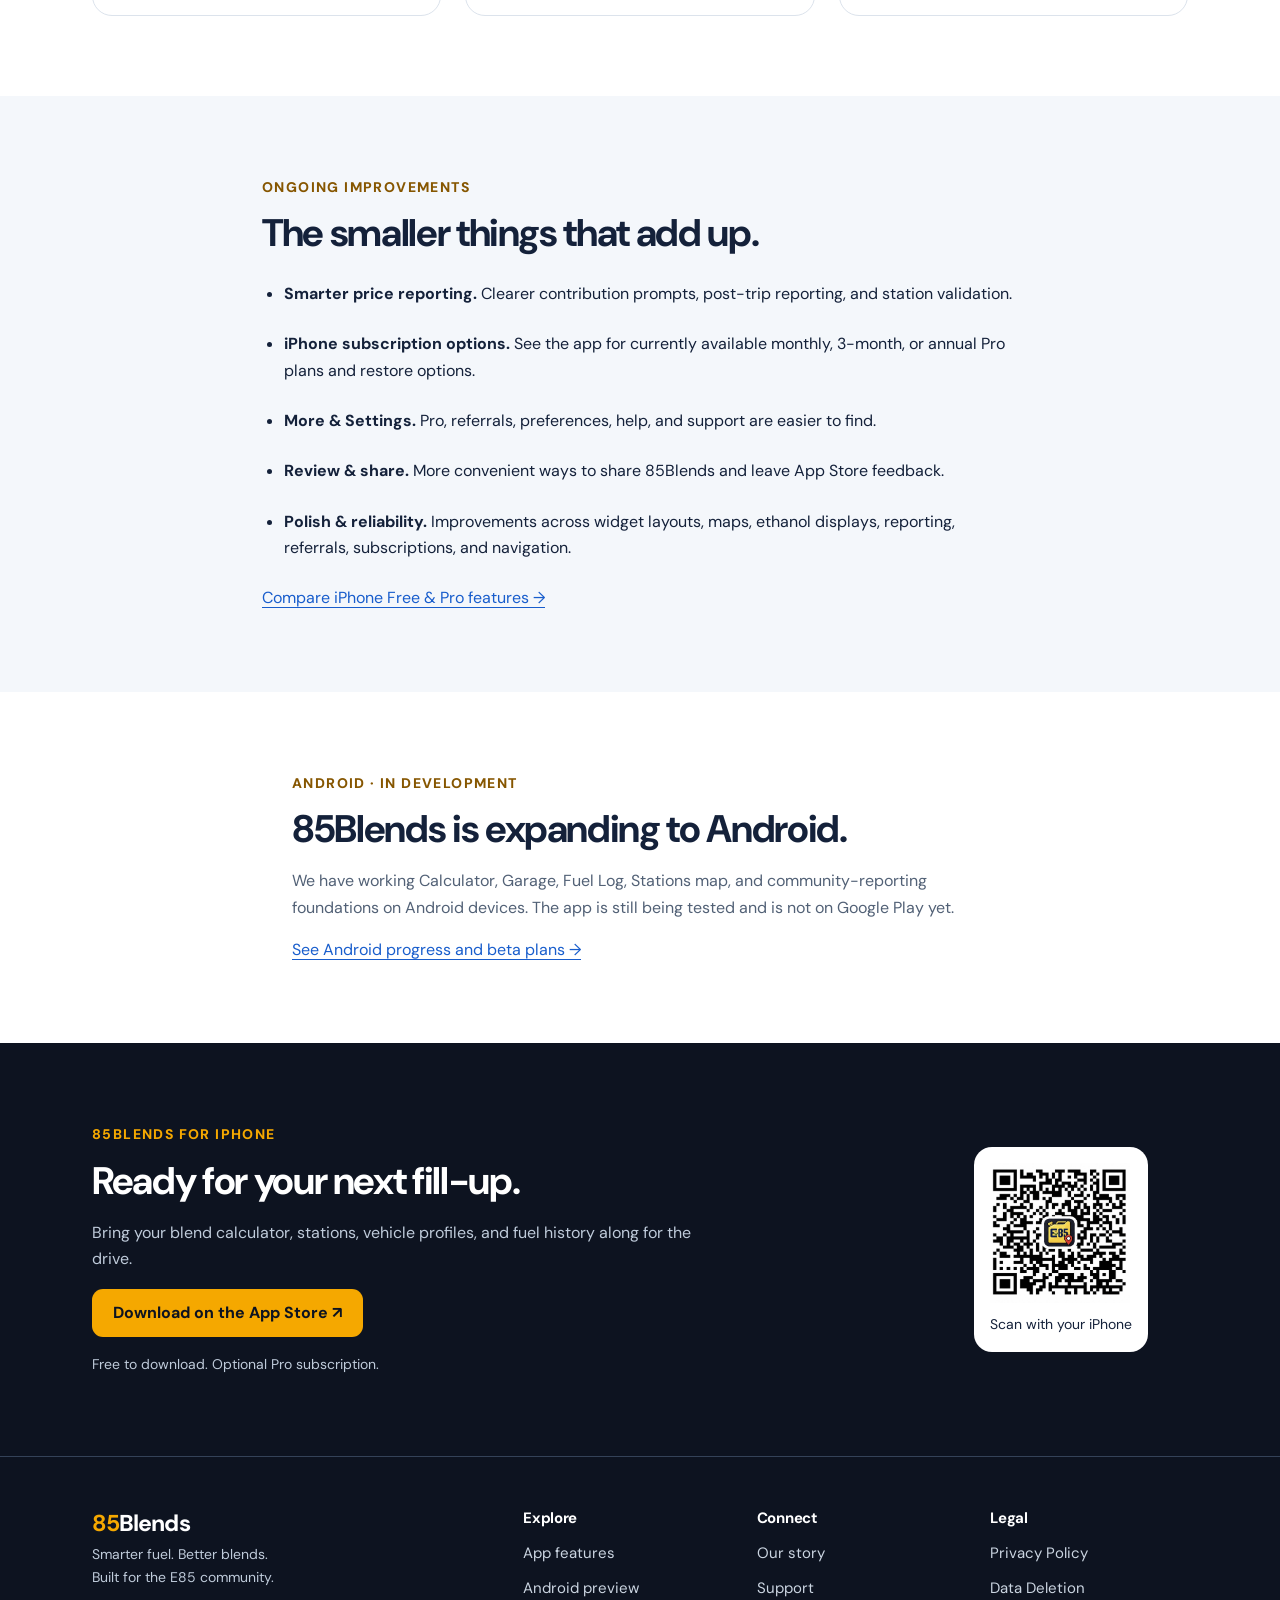
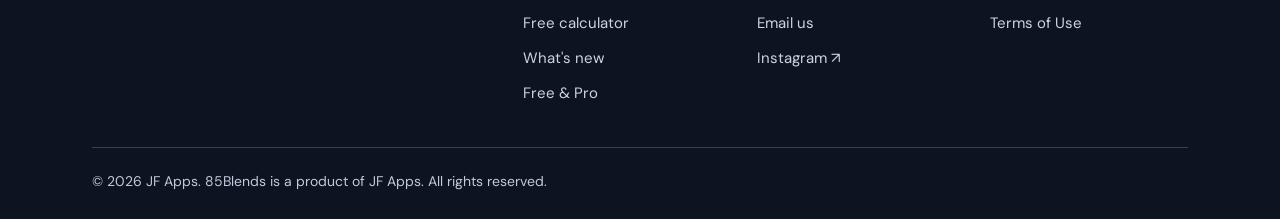
<file: whats-new.html>
<!DOCTYPE html>
<html lang="en">
<head>
  <meta charset="UTF-8" />
  <meta name="viewport" content="width=device-width, initial-scale=1.0" />
  <title>85Blends Updates – iPhone Features &amp; Android Progress</title>
  <meta name="description" content="Explore the iPhone toolkit and follow the native Android app as development and testing progress." />
  <link rel="canonical" href="https://85blends.app/whats-new.html" />
  <link rel="icon" href="/assets/app-icon-small.png" />
  <link rel="apple-touch-icon" href="/assets/app-icon-small.png" />
  <link rel="manifest" href="/site.webmanifest" />
  <meta name="apple-itunes-app" content="app-id=6762037468" />
  <meta property="og:type" content="website" /><meta property="og:site_name" content="85Blends" />
  <meta property="og:title" content="85Blends – Product &amp; Android Development Updates" /><meta property="og:description" content="Explore the iPhone toolkit and follow the native Android app as development and testing progress." />
  <meta property="og:url" content="https://85blends.app/whats-new.html" /><meta property="og:image" content="https://85blends.app/assets/main-hero.png" />
  <meta name="twitter:card" content="summary_large_image" /><meta name="twitter:title" content="85Blends – Product &amp; Android Development Updates" />
  <meta name="twitter:description" content="Explore the iPhone toolkit and follow the native Android app as development and testing progress." /><meta name="twitter:image" content="https://85blends.app/assets/main-hero.png" />
  <link rel="preconnect" href="https://fonts.googleapis.com" />
<link rel="preconnect" href="https://fonts.gstatic.com" crossorigin />
  <link href="https://fonts.googleapis.com/css2?family=Bebas+Neue&amp;family=DM+Sans:ital,wght@0,400;0,500;0,600;0,700;0,800;1,400;1,700&amp;display=swap" rel="stylesheet" />
  <script type="application/ld+json">{"@context":"https://schema.org","@type":"Organization","name":"JF Apps","url":"https://85blends.app","brand":{"@type":"Brand","name":"85Blends"},"logo":"https://85blends.app/assets/app-icon-small.png","sameAs":["https://www.instagram.com/85blendsapp/"]}</script>
  <script type="application/ld+json">{"@context":"https://schema.org","@type":"MobileApplication","name":"85Blends","operatingSystem":"iOS","applicationCategory":"UtilitiesApplication","url":"https://apps.apple.com/us/app/85blends/id6762037468","downloadUrl":"https://apps.apple.com/us/app/85blends/id6762037468","description":"E85 and ethanol blend calculator, station finder, trip planner, fuel log, community fuel data, and flex-fuel utility for iPhone.","offers":{"@type":"Offer","price":"0","priceCurrency":"USD"}}</script>


  <script type="application/ld+json">{"@context":"https://schema.org","@type":"BreadcrumbList","itemListElement":[{"@type":"ListItem","position":1,"name":"85Blends","item":"https://85blends.app/"},{"@type":"ListItem","position":2,"name":"What's New","item":"https://85blends.app/whats-new.html"}]}</script>
<link rel="stylesheet" href="/assets/site.css">
<script defer src="/assets/fuel-math.js">
</script>
<script defer src="/assets/site.js">
</script>
</head>
<body>
<a class="skip-link" href="#main-content">Skip to content</a>
<header class="site-header">
<div class="wrap header-inner">
<a class="brand" href="/" aria-label="85Blends home">
<img src="/assets/app-icon-small.webp" alt="" width="40" height="40"><span><b>85</b>Blends</span>
</a>
<nav class="desktop-nav" aria-label="Main navigation">
<a href="/">Home</a>
<a href="/features.html">Features</a>
<a href="/android.html">Android</a>
<a href="/e85-calculator.html">Calculator</a>
<a href="/whats-new.html" aria-current="page">What's New</a>
<a href="/about.html">About</a>
<a href="/support.html">Support</a>
<a class="button" href="https://apps.apple.com/us/app/85blends/id6762037468" target="_blank" rel="noopener noreferrer">App Store ↗</a>
</nav>
<button id="menu-toggle" class="menu-toggle" aria-label="Open navigation" aria-expanded="false" aria-controls="mobile-navigation"><svg width="20" height="20" viewBox="0 0 24 24" fill="none" stroke="currentColor" stroke-width="2" aria-hidden="true"><path d="M4 6h16M4 12h16M4 18h16"/></svg>Menu</button>
</div>
<nav id="mobile-navigation" class="mobile-nav" aria-label="Mobile navigation" hidden>
<div class="wrap">
<a href="/">Home</a>
<a href="/features.html">Features</a>
<a href="/android.html">Android</a>
<a href="/e85-calculator.html">Calculator</a>
<a href="/whats-new.html" aria-current="page">What's New</a>
<a href="/about.html">About</a>
<a href="/support.html">Support</a>
<div class="legal-links">
<a href="/privacy.html">Privacy</a>
<a href="/data-deletion.html">Delete data</a>
<a href="/terms.html">Terms</a>
</div>
<a class="button" href="https://apps.apple.com/us/app/85blends/id6762037468" target="_blank" rel="noopener noreferrer">Download on the App Store ↗</a>
</div>
</nav>
</header>
<noscript>
<nav class="wrap jump-links" aria-label="Page navigation">
<a href="/">Home</a>
<a href="/features.html">Features</a>
<a href="/android.html">Android</a>
<a href="/e85-calculator.html">Calculator</a>
<a href="/whats-new.html" aria-current="page">What's New</a>
<a href="/about.html">About</a>
<a href="/support.html">Support</a>
</nav></noscript>
<main id="main-content">
<section class="hero center">
<div class="wrap">
<div class="eyebrow">85Blends product updates</div>
<h1>Fuel information.<br>More useful than ever.</h1>
<p class="lead">See how the iPhone app is evolving and what is being built for Android. Visit the App Store to see current iOS release details.</p>
</div>
</section>
<section class="section">
<div class="wrap">
<div class="feature-preview news-preview">
<div>
<div class="eyebrow">The headline additions</div>
<h2>A more connected E85 toolkit.</h2>
<p class="lead">Supported iOS features bring fuel information closer and enable more community contributions.</p>
<a href="/features.html#community">Explore community features →</a>
</div>
<figure class="feature-visual">
<div class="screen-frame">
<img src="/assets/stations-screen.webp" alt="85Blends station finder example with map and nearby stations" width="660" height="1434" loading="lazy">
</div><figcaption>Station finder example; prices and locations are illustrative.</figcaption>
</figure>
</div>
<div class="grid-three" style="margin-top:40px">
<article class="card"><span class="card-number">01 / Pro</span>
<h3>Nearby E85 widgets</h3>
<p>On supported iPhone releases, Pro widgets put nearby E85 stations and available community readings within a glance.</p>
</article>
<article class="card"><span class="card-number">02 / Community</span>
<h3>Ethanol reports</h3>
<p>Share ethanol percentages at supported stations, see recent community readings, and confirm conditions at the pump.</p>
</article>
<article class="card"><span class="card-number">03 / Rewards</span>
<h3>Refer &amp; Earn</h3>
<p>Eligible paid iPhone Pro referrals can count toward rewards, subject to current in-app terms.</p>
</article>
</div>
</div>
</section>
<section class="section tint">
<div class="wrap other-changes">
<div class="eyebrow">Ongoing improvements</div>
<h2>The smaller things that add up.</h2>
<ul>
<li><strong>Smarter price reporting.</strong> Clearer contribution prompts, post-trip reporting, and station validation.</li>
<li><strong>iPhone subscription options.</strong> See the app for currently available monthly, 3-month, or annual Pro plans and restore options.</li>
<li><strong>More & Settings.</strong> Pro, referrals, preferences, help, and support are easier to find.</li>
<li><strong>Review & share.</strong> More convenient ways to share 85Blends and leave App Store feedback.</li>
<li><strong>Polish & reliability.</strong> Improvements across widget layouts, maps, ethanol displays, reporting, referrals, subscriptions, and navigation.</li>
</ul>
<a href="/features.html#pricing">Compare iPhone Free &amp; Pro features →</a>
</div>
</section>
<section class="section">
<div class="wrap story">
<div class="eyebrow">Android · in development</div>
<h2>85Blends is expanding to Android.</h2>
<p>We have working Calculator, Garage, Fuel Log, Stations map, and community-reporting foundations on Android devices. The app is still being tested and is not on Google Play yet.</p>
<a href="/android.html">See Android progress and beta plans →</a>
</div>
</section>
<section class="section dark">
<div class="wrap download-panel">
<div>
<div class="eyebrow">85Blends for iPhone</div>
<h2>Ready for your next fill-up.</h2>
<p>Bring your blend calculator, stations, vehicle profiles, and fuel history along for the drive.</p>
<a class="button gold" href="https://apps.apple.com/us/app/85blends/id6762037468" target="_blank" rel="noopener noreferrer">Download on the App Store ↗</a>
<p class="small" style="margin:16px 0 0">Free to download. Optional Pro subscription.</p>
</div>
<figure class="qr">
<img src="/assets/85blends-app-store-qr.webp" alt="QR code linking to 85Blends on the App Store" width="140" height="140" loading="lazy"><figcaption>Scan with your iPhone</figcaption>
</figure>
</div>
</section>
</main>
<footer class="site-footer">
<div class="wrap">
<div class="footer-grid">
<div class="footer-brand">
<a class="brand" href="/"><span><b>85</b>Blends</span>
</a>
<p>Smarter fuel. Better blends.<br>Built for the E85 community.</p>
</div>
<div>
<h3>Explore</h3>
<ul>
<li>
<a href="/features.html">App features</a>
</li>
<li>
<a href="/android.html">Android preview</a>
</li>
<li>
<a href="/e85-calculator.html">Free calculator</a>
</li>
<li>
<a href="/whats-new.html">What's new</a>
</li>
<li>
<a href="/features.html#pricing">Free &amp; Pro</a>
</li>
</ul>
</div>
<div>
<h3>Connect</h3>
<ul>
<li>
<a href="/about.html">Our story</a>
</li>
<li>
<a href="/support.html">Support</a>
</li>
<li>
<a href="mailto:support@85blends.app">Email us</a>
</li>
<li>
<a href="https://www.instagram.com/85blendsapp/" target="_blank" rel="noopener noreferrer">Instagram ↗</a>
</li>
</ul>
</div>
<div>
<h3>Legal</h3>
<ul>
<li>
<a href="/privacy.html">Privacy Policy</a>
</li>
<li>
<a href="/data-deletion.html">Data Deletion</a>
</li>
<li>
<a href="/terms.html">Terms of Use</a>
</li>
</ul>
</div>
</div>
<div class="footer-bottom">© 2026 JF Apps. 85Blends is a product of JF Apps. All rights reserved.</div>
</div>
</footer>
</body>
</html>
</file>
<file: assets/site.css>
/* Shared 85Blends design system: all pages use the same readable, responsive shell. */
:root{
  --navy:#0d1320;
  --ink:#14213a;
  --muted:#526176;
  --blue:#185dcc;
  --gold:#f5a800;
  --gold-text:#865600;
  --line:#dce3ec;
  --wash:#f4f7fb;
  --radius:20px
}
*{
  box-sizing:border-box
}
html{
  scroll-behavior:smooth;
  scroll-padding-top:96px
}
body{
  margin:0;
  background:#fff;
  color:var(--ink);
  font:16px/1.65 'DM Sans',system-ui,sans-serif
}
img,svg{
  max-width:100%
}
img{
  display:block;
  height:auto
}
a{
  color:var(--blue);
  text-underline-offset:4px
}
a:hover{
  text-decoration-thickness:2px
}
button,input,select{
  font:inherit
}
button,a,input,summary{
  touch-action:manipulation
}
button{
  cursor:pointer
}
button:disabled{
  cursor:default
}
[hidden]{
  display:none!important
}
h1,h2,h3,h4,p{
  margin:0 0 16px
}
h1{
  font:400 clamp(48px,6vw,80px)/1.04 'Bebas Neue',sans-serif;
  letter-spacing:.01em
}
h2{
  font-size:clamp(28px,3vw,40px);
  line-height:1.18;
  letter-spacing:-.035em
}
h3{
  font-size:22px;
  line-height:1.3;
  letter-spacing:-.02em
}
h4{
  font-size:17px
}
p{
  color:var(--muted)
}
ul{
  padding-left:22px
}
li+li{
  margin-top:8px
}
:focus-visible{
  outline:3px solid #946000;
  outline-offset:5px;
  border-radius:5px
}
section[id],h2[id]{
  scroll-margin-top:96px
}
.wrap{
  max-width:1160px;
  margin:auto;
  padding-inline:32px
}
.section{
  padding-block:80px
}
.tint{
  background:var(--wash)
}
.dark{
  background:var(--navy);
  color:#fff
}
.dark p{
  color:#bfcbda
}
.dark a:not(.button){
  color:#90baff
}
.dark .eyebrow{
  color:var(--gold)
}
.eyebrow{
  color:var(--gold-text);
  font-size:14px;
  font-weight:800;
  letter-spacing:.1em;
  text-transform:uppercase;
  margin-bottom:12px
}
.lead{
  font-size:19px;
  max-width:720px
}
.section-heading{
  max-width:720px;
  margin-bottom:36px
}
.center{
  text-align:center
}
.center .lead,.center .section-heading{
  margin-inline:auto
}
.button{
  display:inline-flex;
  align-items:center;
  justify-content:center;
  gap:10px;
  min-height:48px;
  padding:12px 20px;
  border:1px solid transparent;
  border-radius:11px;
  background:var(--blue);
  color:white;
  font-weight:700;
  text-decoration:none;
  line-height:1.35
}
.button:hover{
  background:#124eac
}
.button.secondary{
  background:transparent;
  color:var(--blue);
  border-color:var(--line)
}
.dark .button.secondary{
  color:white;
  border-color:#627087
}
.button.gold{
  background:var(--gold);
  color:var(--navy)
}
.button.gold:hover{
  background:#ffc342
}
.actions{
  display:flex;
  flex-wrap:wrap;
  align-items:center;
  gap:14px;
  margin-top:26px
}
.actions .button{
  white-space:nowrap
}
.small{
  font-size:14px
}
.skip-link{
  position:fixed;
  top:8px;
  left:16px;
  z-index:100;
  background:white;
  padding:12px;
  transform:translateY(-160%)
}
.skip-link:focus{
  transform:none
}
.site-header{
  position:sticky;
  top:0;
  z-index:40;
  background:var(--navy);
  border-bottom:1px solid #2a3444;
  color:#fff
}
.header-inner{
  height:76px;
  display:flex;
  align-items:center;
  justify-content:space-between;
  gap:24px
}
.brand{
  display:flex;
  align-items:center;
  gap:10px;
  font-size:23px;
  font-weight:800;
  letter-spacing:-.04em;
  text-decoration:none;
  color:#fff;
  flex-shrink:0
}
.brand b{
  color:var(--gold)
}
.brand img{
  width:40px;
  height:40px;
  border-radius:10px
}
.desktop-nav{
  display:flex;
  align-items:center;
  gap:22px
}
.desktop-nav a{
  color:#cad4e2;
  font-size:14px;
  font-weight:700;
  text-decoration:none;
  white-space:nowrap;
  padding-block:12px
}
.desktop-nav a:hover,.desktop-nav a[aria-current]{
  color:white
}
.desktop-nav a[aria-current]{
  text-decoration:underline;
  text-decoration-color:var(--gold);
  text-decoration-thickness:3px
}
.desktop-nav .button{
  color:#fff;
  padding:10px 15px
}
.menu-toggle{
  display:none;
  align-items:center;
  gap:8px;
  min-height:46px;
  background:#1d293c;
  color:#fff;
  border:1px solid #566174;
  border-radius:10px;
  padding:8px 12px
}
.mobile-nav{
  padding:8px 0 20px;
  background:var(--navy);
  max-height:calc(100dvh - 76px);
  overflow:auto
}
.mobile-nav a{
  display:block;
  padding:10px 16px;
  min-height:46px;
  border-radius:9px;
  color:#d8e1ed;
  font-weight:700;
  text-decoration:none
}
.mobile-nav a:hover{
  background:#243047
}
.mobile-nav a[aria-current]{
  background:#243047;
  color:#ffd375
}
.mobile-nav .legal-links{
  border-top:1px solid #40506a;
  margin-top:8px;
  padding-top:8px;
  display:flex;
  flex-wrap:wrap
}
.mobile-nav .legal-links a{
  font-size:14px
}
.mobile-nav .button{
  margin-top:12px;
  color:white;
  text-align:center
}
noscript .jump-links a{
  color:var(--blue);
  border-color:var(--line)
}
.hero{
  padding:72px 0;
  background:var(--navy);
  color:#fff
}
.hero p{
  color:#bfcbda
}
.hero .eyebrow{
  color:var(--gold)
}
.hero .button.secondary{
  color:#fff;
  border-color:#627087
}
.hero-grid{
  display:grid;
  grid-template-columns:1fr 1.15fr;
  align-items:center;
  gap:36px
}
.hero-grid h1{
  font-size:clamp(52px,5.5vw,78px)
}
.hero-art{
  width:100%;
  border-radius:18px
}
.hero-copy{
  max-width:690px
}
.hero.center h1{
  max-width:880px;
  margin-inline:auto
}
.hero.center p{
  margin-inline:auto
}
.hero.center .actions{
  justify-content:center
}
.trust-strip{
  background:#f0f4fa;
  border-bottom:1px solid var(--line)
}
.trust-strip .wrap{
  display:flex;
  flex-wrap:wrap;
  justify-content:center;
  gap:12px 32px;
  padding-block:18px;
  font-size:14px;
  font-weight:700
}
.chips{
  display:flex;
  flex-wrap:wrap;
  gap:10px;
  list-style:none;
  padding:0;
  margin:24px 0 0
}
.chips li{
  margin:0;
  padding:7px 13px;
  border:1px solid var(--line);
  border-radius:999px;
  font-size:14px;
  background:white
}
.grid-three{
  display:grid;
  grid-template-columns:repeat(3,minmax(0,1fr));
  gap:24px
}
.grid-two{
  display:grid;
  grid-template-columns:repeat(2,minmax(0,1fr));
  gap:28px
}
.card{
  padding:28px;
  border:1px solid var(--line);
  border-radius:var(--radius);
  background:white;
  min-width:0
}
.card p:last-child{
  margin:0
}
.card-number{
  display:block;
  color:var(--blue);
  font-size:15px;
  font-weight:800;
  margin-bottom:16px
}
.feature-preview{
  display:grid;
  grid-template-columns:1fr 1fr;
  align-items:center;
  gap:60px
}
.feature-preview img{
  max-height:430px;
  width:auto;
  margin:auto;
  border-radius:18px;
  box-shadow:0 16px 46px #14213a18
}
.feature-links{
  display:flex;
  flex-wrap:wrap;
  gap:14px 22px;
  margin-top:20px
}
.spotlight{
  border-top:1px solid #344258;
  margin-top:44px;
  padding-top:36px;
  display:grid;
  grid-template-columns:1fr 1fr;
  gap:36px
}
.spotlight h3{
  font-size:24px
}
.spotlight p{
  font-size:16px
}
.jump-links{
  display:flex;
  gap:10px;
  flex-wrap:wrap;
  margin-top:28px
}
.jump-links a{
  border:1px solid #526176;
  color:#fff;
  padding:8px 12px;
  border-radius:999px;
  font-size:14px;
  text-decoration:none
}
.feature-section{
  padding-block:64px;
  border-bottom:1px solid var(--line)
}
.feature-row{
  display:grid;
  grid-template-columns:1fr 1fr;
  gap:64px;
  align-items:center
}
.feature-row.reverse .feature-copy{
  order:2
}
.feature-copy ul{
  color:var(--muted);
  margin:20px 0
}
.feature-visual{
  margin:0;
  min-width:0
}
.screen-frame{
  background:#eaf0f8;
  border:1px solid var(--line);
  border-radius:24px;
  padding:24px;
  display:flex;
  justify-content:center;
  overflow:hidden
}
.screen-frame img{
  max-height:500px;
  width:auto;
  max-width:100%;
  border-radius:16px
}
.feature-visual figcaption{
  margin-top:12px;
  text-align:center;
  font-size:14px;
  color:var(--muted)
}
.feature-visual figcaption a{
  display:inline-block;
  padding:6px
}
.crop-art{
  position:relative;
  aspect-ratio:.6;
  width:270px;
  max-width:100%;
  overflow:hidden;
  border-radius:16px
}
.crop-art img{
  position:absolute;
  height:100%;
  width:auto;
  max-width:none;
  left:var(--crop-left);
  top:0
}
.route-art{
  background:#eef4ff;
  border-radius:18px;
  padding:20px;
  width:100%
}
.route-art svg{
  display:block;
  width:100%;
  height:auto
}
.route-art p{
  margin:0;
  text-align:center;
  font-size:14px
}
.plan-benefits{
  display:grid;
  grid-template-columns:1fr 1fr;
  gap:24px;
  margin-top:28px
}
.plan-benefits .card:last-child{
  border-color:#d4a534;
  background:#fffaf0
}
.plan-benefits ul{
  margin-bottom:0;
  color:var(--muted)
}
.plan-options{
  display:grid;
  grid-template-columns:repeat(3,minmax(0,1fr));
  gap:16px;
  margin-top:24px
}
.plan-option{
  border:1px solid var(--line);
  border-radius:16px;
  padding:22px;
  background:white
}
.plan-option.best{
  border:2px solid #b77a00;
  padding:21px
}
.plan-option h3{
  font-size:18px;
  margin-bottom:8px
}
.plan-option>span.small{
  display:block;
  color:var(--gold-text);
  margin:8px 0
}
.plan-price{
  font-size:34px;
  font-weight:800;
  line-height:1.15;
  color:var(--ink);
  letter-spacing:-.04em;
  margin-bottom:6px
}
.value-badge{
  display:inline-block;
  background:#fff0c7;
  color:#754b00;
  font-size:13px;
  font-weight:800;
  padding:4px 9px;
  border-radius:6px;
  margin-top:10px
}
.comparison{
  margin-top:26px
}
.comparison summary{
  font-weight:700
}
.comparison table{
  width:100%;
  border-collapse:collapse;
  margin-top:20px;
  font-size:14px
}
.comparison th,.comparison td{
  padding:12px 8px;
  text-align:left;
  border-bottom:1px solid var(--line);
  overflow-wrap:anywhere
}
.comparison th:first-child{
  width:52%
}
.comparison th:not(:first-child){
  width:24%
}
.comparison caption{
  text-align:left;
  color:var(--muted);
  margin-bottom:12px
}
.future-note{
  font-size:14px;
  margin-top:20px
}
.partner-card{
  display:grid;
  grid-template-columns:230px minmax(0,1fr) auto;
  align-items:center;
  gap:30px;
  padding:22px;
  background:#fff;
  border:1px solid var(--line);
  border-radius:20px;
  color:var(--ink);
  text-decoration:none;
  box-shadow:0 12px 30px #14213a08
}
.partner-card:hover{
  border-color:#9aaac1
}
.partner-logo{
  background:black;
  border-radius:15px;
  padding:16px;
  display:flex;
  align-items:center;
  justify-content:center;
  min-height:154px
}
.partner-logo img{
  width:196px
}
.partner-card h3{
  font-size:21px
}
.partner-card p{
  margin:0
}
.partner-link{
  color:var(--blue);
  font-size:15px;
  font-weight:800;
  white-space:nowrap
}
.partner-note{
  font-size:14px;
  margin-top:16px
}
.quote{
  max-width:860px;
  margin:auto;
  font-size:28px;
  font-weight:700;
  line-height:1.4;
  color:var(--ink)
}
.quote cite{
  display:block;
  font-size:15px;
  font-style:normal;
  font-weight:400;
  color:var(--muted);
  margin-top:16px
}
.story{
  max-width:760px
}
.story blockquote{
  border-left:4px solid #b77a00;
  margin:28px 0;
  padding-left:22px;
  font-size:24px;
  font-weight:700
}
.timeline{
  list-style:none;
  padding:0;
  border-left:2px solid var(--line);
  margin:30px 0 0 8px
}
.timeline li{
  position:relative;
  padding:0 0 28px 28px;
  margin:0
}
.timeline li:before{
  content:'';
  position:absolute;
  width:12px;
  height:12px;
  left:-7px;
  top:9px;
  border-radius:50%;
  background:var(--blue)
}
.timeline p{
  margin:0
}
.timeline h3{
  font-size:20px;
  margin-bottom:8px
}
.timeline-label{
  font-size:14px;
  color:var(--gold-text);
  font-weight:800
}
.faq{
  max-width:820px;
  margin:auto
}
details{
  border:1px solid var(--line);
  border-radius:12px;
  padding:18px 20px;
  background:white
}
details+details{
  margin-top:12px
}
summary{
  cursor:pointer;
  color:var(--ink);
  line-height:1.5
}
details>p{
  margin:16px 0 0
}
details>ul{
  color:var(--muted)
}
.download-panel{
  display:flex;
  justify-content:space-between;
  gap:40px;
  align-items:center
}
.download-panel p{
  max-width:620px
}
.qr{
  background:white;
  padding:16px;
  border-radius:18px;
  flex-shrink:0;
  text-align:center
}
.qr img{
  width:140px;
  height:140px
}
.qr figcaption{
  color:var(--ink);
  font-size:14px;
  margin-top:10px
}
.site-footer{
  background:var(--navy);
  border-top:1px solid #344258;
  color:#d8e1ed;
  padding:48px 0 26px
}
.footer-grid{
  display:grid;
  grid-template-columns:2fr 1fr 1fr 1fr;
  gap:36px
}
.site-footer h3{
  font-size:15px;
  color:white;
  margin:4px 0 12px
}
.site-footer a{
  color:#cbd5e1;
  font-size:15px;
  text-decoration:none;
  display:inline-block;
  min-height:34px
}
.site-footer .brand{
  font-size:23px;
  color:white
}
.site-footer p{
  color:#bfcbda;
  font-size:14px
}
.site-footer ul{
  list-style:none;
  padding:0;
  margin:0
}
.site-footer li+li{
  margin:0
}
.footer-bottom{
  border-top:1px solid #344258;
  margin-top:32px;
  padding-top:22px;
  font-size:14px;
  color:#bfcbda
}
.mobile-download{
  position:fixed;
  z-index:35;
  bottom:0;
  left:0;
  right:0;
  background:white;
  border-top:1px solid var(--line);
  padding:10px 16px calc(10px + env(safe-area-inset-bottom));
  display:none;
  align-items:center;
  gap:12px;
  box-shadow:0 -5px 20px #14213a0a
}
.mobile-download strong{
  flex:1
}
.mobile-download button{
  background:none;
  border:0;
  color:var(--muted);
  min-width:40px;
  min-height:44px
}
.mobile-download .button{
  min-height:44px;
  padding:8px 14px
}
.has-download-bar{
  padding-bottom:78px
}
.menu-open .mobile-download,.editing .mobile-download{
  display:none
}
.reading-page{
  padding-block:64px;
  max-width:860px
}
.reading-page h1{
  font-family:'DM Sans',sans-serif;
  font-size:clamp(36px,5vw,52px);
  font-weight:800;
  letter-spacing:-.04em;
  line-height:1.15
}
.reading-page .intro{
  font-size:19px
}
.updated{
  font-size:14px
}
.legal-body{
  border-top:1px solid var(--line);
  padding-top:32px
}
.legal-body h2{
  font-size:25px;
  line-height:1.3;
  margin-top:40px;
  letter-spacing:-.02em
}
.legal-body h2:first-child{
  margin-top:0
}
.legal-body li{
  color:var(--muted)
}
.legal-body .notice{
  background:var(--wash);
  padding:20px;
  border-radius:12px;
  margin-top:28px
}
.toc{
  margin:28px 0;
  background:var(--wash);
  padding:22px;
  border-radius:16px
}
.toc h2{
  font-size:20px
}
.toc ol{
  columns:2;
  column-gap:32px;
  padding-left:22px;
  margin-bottom:0
}
.toc li{
  break-inside:avoid;
  font-size:14px;
  margin:0 0 8px
}
.toc a{
  overflow-wrap:anywhere
}
.support-contact{
  margin-top:24px;
  display:flex;
  align-items:center;
  flex-wrap:wrap;
  gap:16px
}
.email-address{
  overflow-wrap:anywhere
}
.support-grid{
  display:grid;
  grid-template-columns:1.3fr 1fr;
  gap:40px;
  margin-top:44px
}
.help-topics{
  margin-top:40px
}
.help-links{
  list-style:none;
  padding:0
}
.help-links li{
  border-bottom:1px solid var(--line);
  padding-block:16px
}
.help-links p{
  margin:4px 0 0;
  font-size:14px
}
.other-changes{
  max-width:820px
}
.other-changes li{
  padding-block:8px
}
.other-changes li strong{
  color:var(--ink)
}
.calculator{
  max-width:960px;
  margin:auto
}
.calculator-form{
  display:grid;
  grid-template-columns:1.1fr 1fr;
  gap:32px;
  align-items:start
}
.input-groups{
  display:grid;
  gap:20px
}
fieldset{
  border:0;
  padding:0;
  margin:0;
  min-width:0
}
legend{
  font-size:18px;
  font-weight:800;
  margin-bottom:14px
}
.field-grid{
  display:grid;
  grid-template-columns:repeat(2,minmax(0,1fr));
  gap:14px
}
label{
  font-size:14px;
  font-weight:700;
  display:block;
  color:#344258
}
label .hint{
  display:block;
  font-size:14px;
  font-weight:400;
  color:var(--muted)
}
input,select{
  width:100%;
  min-width:0;
  min-height:48px;
  margin-top:6px;
  padding:10px 12px;
  border:1px solid #a3b1c4;
  border-radius:9px;
  background:white;
  color:var(--ink);
  font-size:16px
}
input:focus,select:focus{
  border-color:var(--blue)
}
.presets{
  display:grid;
  grid-template-columns:repeat(5,minmax(0,1fr));
  gap:6px;
  margin:14px 0
}
.presets button{
  padding:9px 2px;
  min-height:44px;
  border:1px solid #a3b1c4;
  border-radius:8px;
  background:#fff;
  color:var(--ink);
  font-size:14px;
  font-weight:700
}
.presets button[aria-pressed=true]{
  background:var(--navy);
  color:#fff;
  border-color:var(--navy)
}
.calc-result{
  background:var(--navy);
  color:white;
  border-radius:18px;
  padding:26px;
  position:sticky;
  top:102px
}
.calc-result:focus{
  outline-offset:5px
}
.calc-result h3{
  font-size:24px
}
.calc-result p{
  color:#cbd5e1;
  font-size:14px
}
.calc-result .eyebrow{
  color:var(--gold)
}
.result-metrics{
  display:grid;
  grid-template-columns:repeat(2,minmax(0,1fr));
  gap:12px
}
.metric{
  padding:14px;
  background:#243047;
  border-radius:10px;
  min-width:0
}
.metric span{
  display:block;
  color:#cbd5e1;
  font-size:14px
}
.metric strong{
  font-size:24px;
  line-height:1.3;
  display:block;
  margin-top:6px
}
.result-note{
  margin:18px 0 0!important
}
.calc-result.error{
  border:2px solid #f7be6e;
  background:#302618
}
.calc-result.error h3{
  color:#ffe0b4
}
.cost-result{
  margin-top:20px;
  padding:24px;
  border:1px solid var(--line);
  background:var(--wash);
  border-radius:16px
}
.cost-result h3{
  font-size:21px
}
.cost-metrics{
  display:grid;
  grid-template-columns:repeat(2,minmax(0,1fr));
  gap:18px
}
.cost-metrics strong{
  display:block;
  font-size:28px;
  letter-spacing:-.03em;
  line-height:1.25
}
.cost-metrics span{
  font-size:14px;
  color:var(--muted)
}
.cost-form .field-grid{
  grid-template-columns:repeat(3,minmax(0,1fr))
}
.cost-form details{
  margin-top:18px
}
.cost-form details .field-grid{
  grid-template-columns:repeat(2,minmax(0,1fr));
  margin-top:18px
}
.cost-outcome{
  font-weight:700;
  color:var(--ink);
  margin-top:18px
}
.cost-outcome.lower{
  color:#17673d
}
.cost-outcome.higher{
  color:#8e451a
}
.cost-note{
  font-size:14px;
  margin-bottom:0
}
.calc-help{
  margin-top:32px
}
.calc-help .card{
  padding:22px
}
.calc-help h3{
  font-size:18px
}
.calc-help p{
  font-size:14px
}
@media(max-width:1100px){
  .desktop-nav{
    display:none
  }
  .menu-toggle{
    display:flex
  }
}
@media(min-width:1101px){
  .mobile-nav{
    display:none!important
  }
}
@media(max-width:800px){
  .wrap{
    padding-inline:24px
  }
  .section{
    padding-block:56px
  }
  .hero{
    padding-block:52px
  }
  .hero-grid,.feature-preview,.feature-row,.spotlight,.calculator-form{
    grid-template-columns:1fr;
    gap:32px
  }
  .hero-grid .hero-copy{
    max-width:620px
  }
  .hero-art{
    max-width:680px;
    margin:auto
  }
  .hero-grid h1{
    font-size:64px
  }
  .grid-three{
    grid-template-columns:1fr
  }
  .feature-row.reverse .feature-copy{
    order:0
  }
  .feature-section{
    padding-block:48px
  }
  .screen-frame{
    padding:18px
  }
  .screen-frame img{
    max-height:520px
  }
  .partner-card{
    grid-template-columns:1fr;
    gap:20px
  }
  .partner-logo{
    max-width:320px;
    min-height:170px
  }
  .partner-logo img{
    width:220px
  }
  .partner-link{
    white-space:normal
  }
  .footer-grid{
    grid-template-columns:1fr 1fr;
    gap:28px
  }
  .footer-brand{
    grid-column:1/-1
  }
  .calc-result{
    position:static
  }
  .support-grid{
    grid-template-columns:1fr;
    gap:24px
  }
  .plan-options{
    gap:12px
  }
  .plan-option{
    padding:18px
  }
  .plan-option.best{
    padding:17px
  }
  .qr{
    display:none
  }
  .toc ol{
    columns:1
  }
}
@media(max-width:560px){
  .wrap{
    padding-inline:20px
  }
  .header-inner{
    height:68px;
    gap:12px
  }
  .brand{
    font-size:21px
  }
  .brand img{
    width:36px;
    height:36px
  }
  .mobile-nav{
    max-height:calc(100dvh - 68px)
  }
  .hero-grid h1{
    font-size:56px
  }
  .hero .lead{
    font-size:18px
  }
  .hero .actions{
    align-items:stretch
  }
  .hero .actions .button{
    width:100%;
    white-space:normal
  }
  .hero-art{
    margin-top:10px
  }
  .trust-strip .wrap{
    gap:8px 18px;
    font-size:13px
  }
  .grid-two,.plan-benefits,.plan-options{
    grid-template-columns:1fr;
    gap:16px
  }
  .card{
    padding:22px
  }
  .section-heading{
    margin-bottom:28px
  }
  .quote{
    font-size:23px
  }
  .partner-card{
    padding:18px
  }
  .partner-logo{
    max-width:100%;
    min-height:160px
  }
  .feature-preview img{
    max-height:380px
  }
  .plan-price{
    font-size:32px
  }
  .plan-option{
    display:grid;
    grid-template-columns:1fr auto;
    gap:0 12px;
    align-items:center
  }
  .plan-option p{
    grid-column:2;
    grid-row:2;
    margin:0;
    text-align:right;
    font-size:14px
  }
  .plan-price{
    grid-column:2;
    grid-row:1
  }
  .plan-option h3{
    margin:0
  }
  .plan-option>span.small{
    grid-column:1;
    grid-row:2;
    font-size:13px;
    margin:0
  }
  .plan-option .value-badge{
    grid-row:2;
    grid-column:1;
    justify-self:start
  }
  .footer-grid{
    gap:26px 16px
  }
  .footer-grid>div:last-child{
    grid-column:1/-1
  }
  .mobile-download{
    display:flex
  }
  .reading-page{
    padding-block:40px
  }
  .legal-body h2{
    font-size:23px
  }
  .toc{
    padding:18px
  }
  .cost-form .field-grid{
    grid-template-columns:1fr 1fr
  }
  .cost-form .field-grid>label:last-child{
    grid-column:1/-1
  }
  .cost-form details .field-grid>label:last-child{
    grid-column:auto
  }
  .cost-result{
    padding:20px
  }
  .metric strong{
    font-size:22px
  }
  .calculator-form{
    gap:24px
  }
  .calc-result{
    padding:22px
  }
  .actions{
    gap:12px
  }
  .other-changes{
    padding-left:20px
  }
  .download-panel{
    display:block
  }
  .screen-frame{
    padding:14px
  }
  .section:has(.cost-form){
    padding-block:48px
  }
}
.legal-body{
  max-width:70ch
}
.feature-preview>img{
  width:400px;
  max-width:100%;
  height:auto;
  max-height:none;
}
.feature-row,.news-preview{
  align-items:start;
}
.feature-copy{
  padding-top:24px;
}
.news-preview .eyebrow{
  margin-top:18px;
}
.screen-frame img{
  width:100%;
  max-width:300px;
  max-height:none;
  height:auto
}
section[id],h2[id]{
  scroll-margin-top:0
}
@media(max-width:800px){
  .feature-copy{
    padding-top:0;
  }
  .feature-preview>img{
    width:340px;
    max-height:none;
  }
  .screen-frame img{
    max-height:none;
    width:100%;
    max-width:340px
  }
  .screen-frame{
    padding:14px
  }
}
@media(prefers-reduced-motion:reduce){
  html{
    scroll-behavior:auto
  }
  *,*:before,*:after{
    animation:none!important;
    transition:none!important
  }
}
</file>
